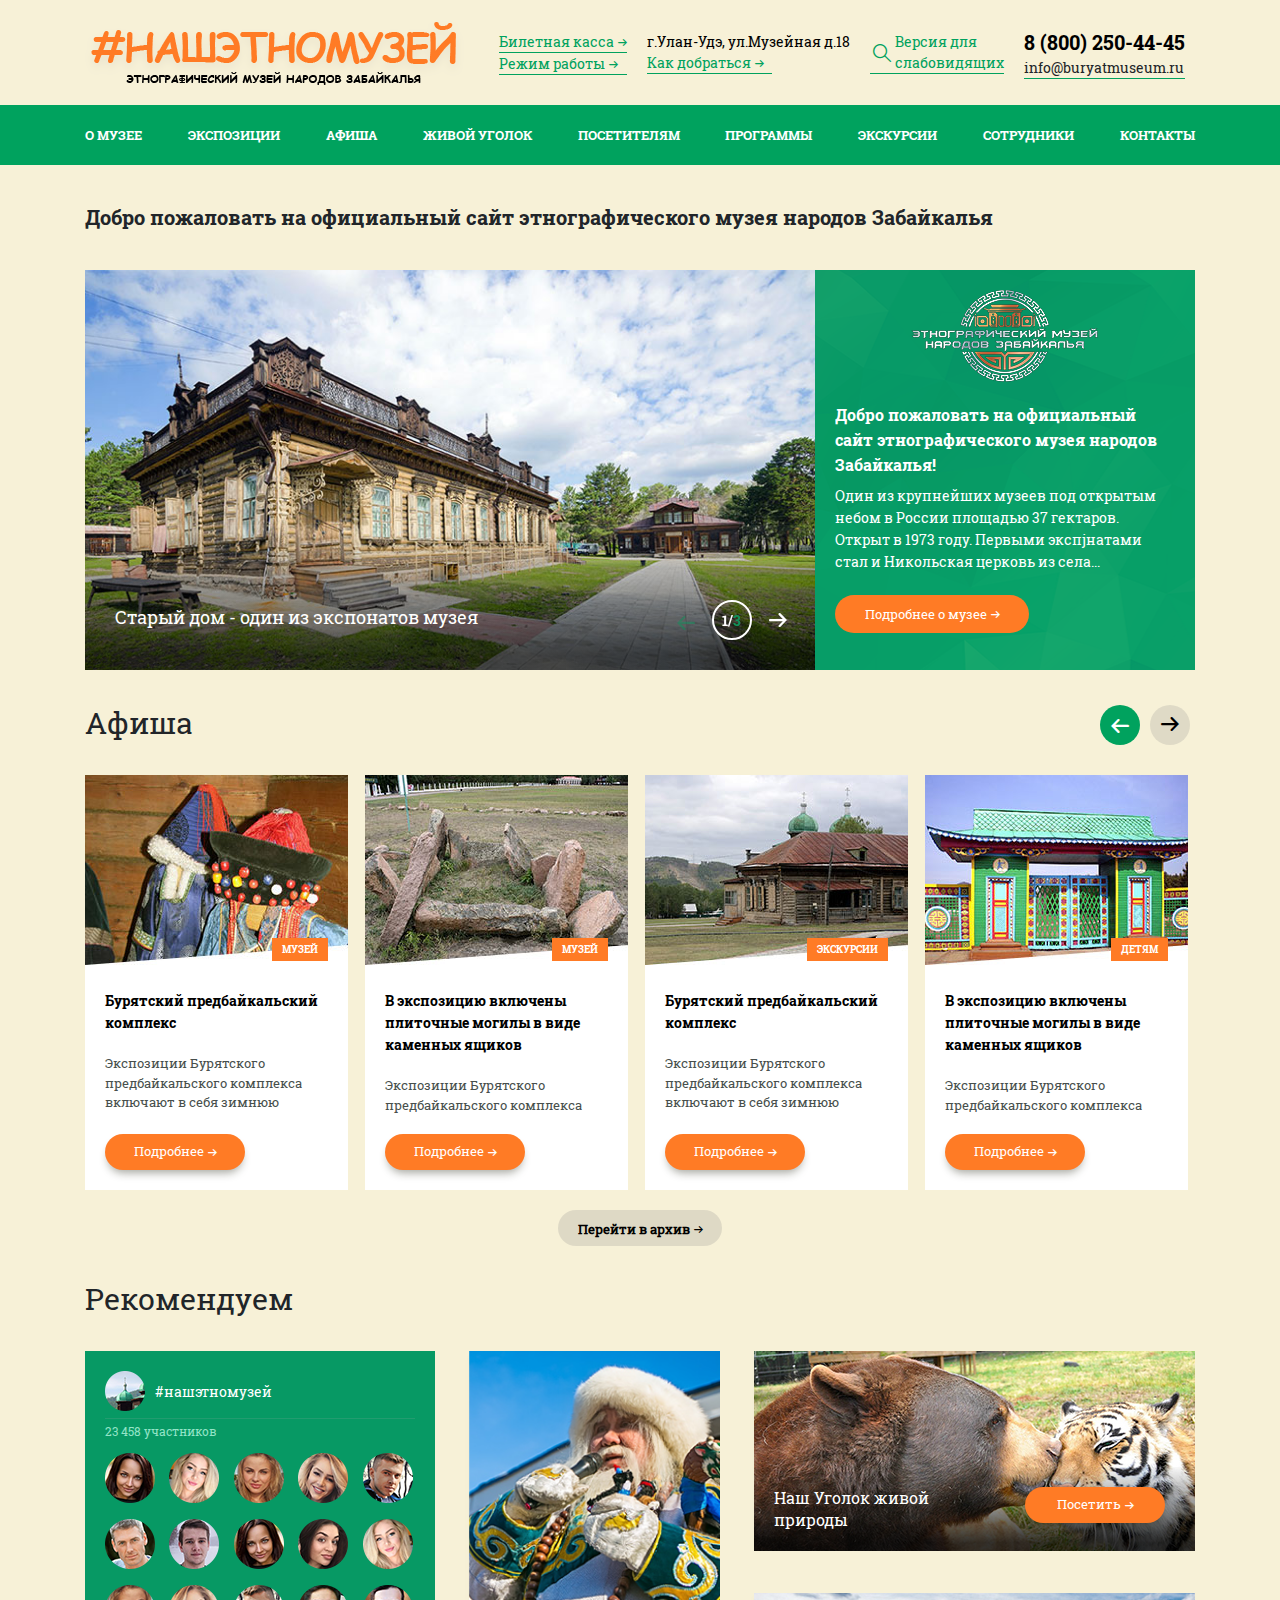
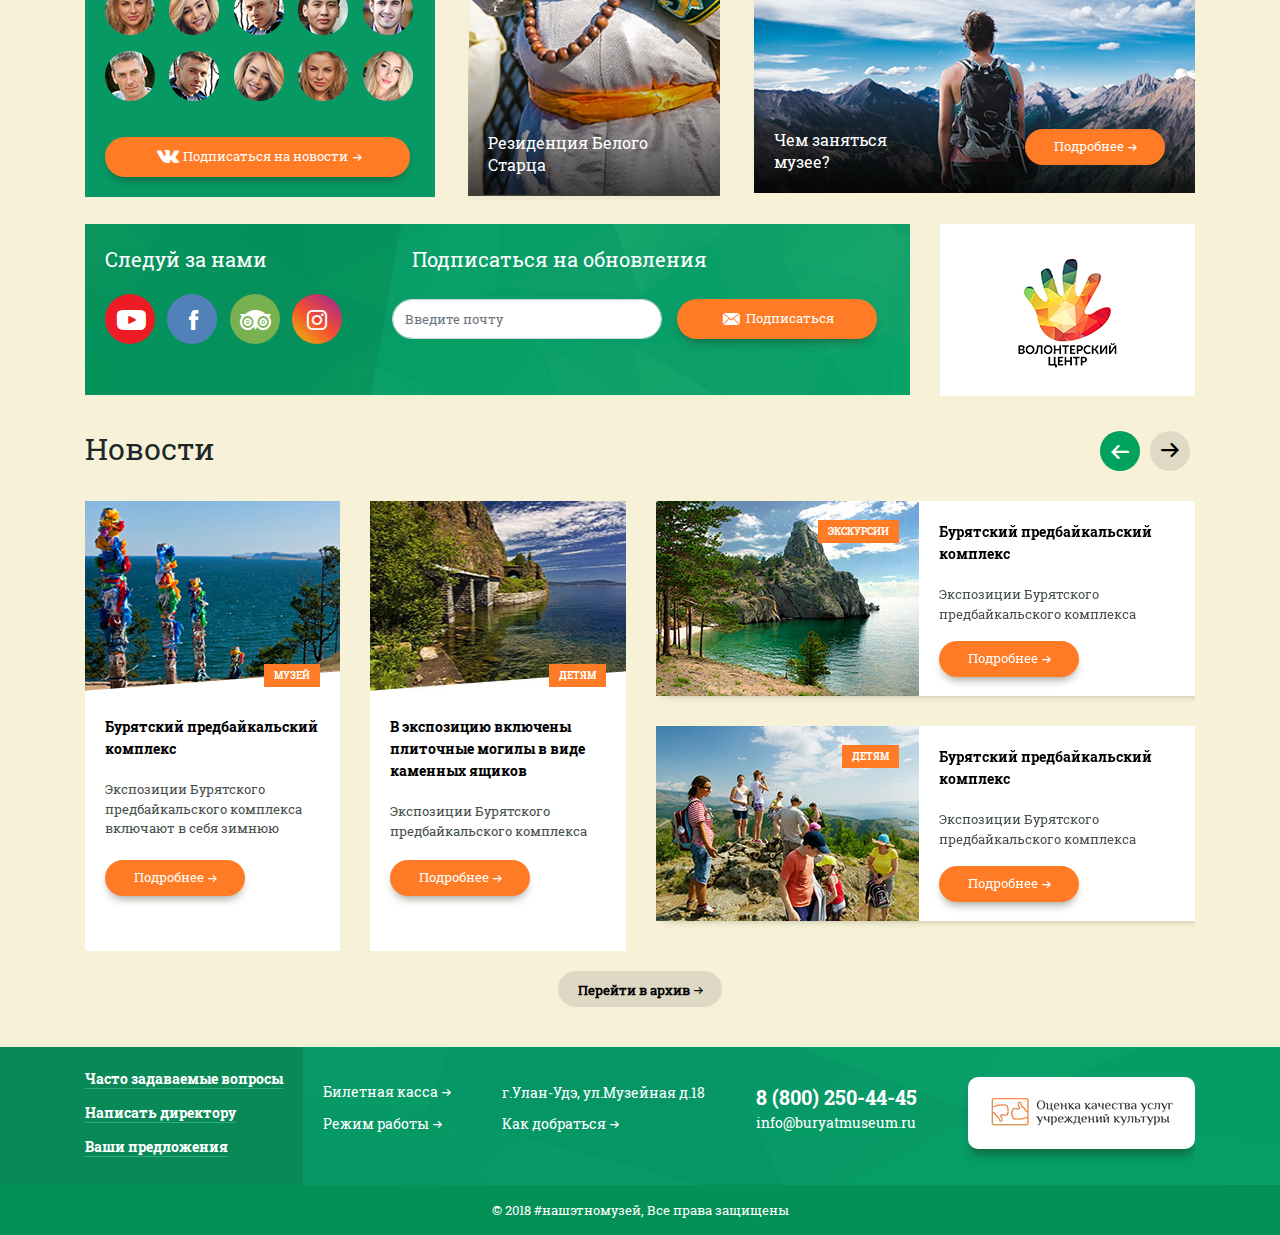
<file: museum/index.html>
﻿<!DOCTYPE html>
<html>
    <head>
        <meta http-equiv="Content-Type" content="text/html; charset=utf-8">
        <meta name="viewport" content="width=device-width, initial-scale=1">
        <title>Этномузей</title>
        <link rel="stylesheet" type="text/css" href="css/bootstrap.css" >
        <link rel="stylesheet" type="text/css" href="css/bootstrap-grid.css" >
        <link rel="stylesheet" type="text/css" href="css/bootstrap-reboot.css" >
        <link rel="stylesheet" type="text/css" href="css/owl.carousel.css" >
        <link rel="stylesheet" type="text/css" href="css/owl.theme.default.css" >
		<link rel="stylesheet" type="text/css" href="css/jquery-ui.css" >
		<link rel="stylesheet" type="text/css" href="img/fontello/css/fontello.css" >
		<link rel="stylesheet" type="text/css" href="css/style.css" >
    </head>
    <body>  
    	<div class="container">    		
	    	<header class="wrapper__header">
	    		<div class="wrapper__header-slogan">
	    			<a href="index.html"><img src="./img/slogan.png"></a>
	    		</div>
	    		<div class="wrapper__header-info">
	    			<a class="wrapper__header-text">Билетная касса<span class="icon-shape-1"></span></a>
	    			<a class="wrapper__header-text">Режим работы<span class="icon-shape-1"></span></a>    				    			
	    		</div>	
	    		<div class="wrapper__header-info">
	    			<p>г.Улан-Удэ, ул.Музейная д.18</p>
	    			<a class="wrapper__header-text" style="width: 125px;">Как добраться<span class="icon-shape-1"></span></a>    				    			
	    		</div>	
	    		<div class="wrapper__header-info">   			
	    			<a class="wrapper__header-text wrapper__header-text-mod"><span class="icon-forma-1"></span>Версия для<br>слабовидящих</a>    				    			
	    		</div>	
	    		<div class="wrapper__header-info wrapper__header-link">   			
	    			<a href="tel:+78002504445" class="wrapper__header-tel d-sm-none d-md-block">8 (800) 250-44-45</a>
	    			<a href="tel:+78002504445" class="wrapper__header-tel d-none d-sm-block d-md-none"><img src="./img/icon/tel.png"></a>    				    			
	    			<a class="wrapper__header-mail d-sm-none d-md-block">info@buryatmuseum.ru</a>    				    			
	    			<a href="mailto:info@buryatmuseum.ru" class="wrapper__header-mail d-none d-sm-block d-md-none"><img src="./img/icon/mail.png"></a>    				   
	    		</div>	    		
	    	</header>
	    </div>	
	    	<nav class="menu">
	    		<div class="menuBurger">	    			
	    			<img src="./img/icon/burger.png">
	    		</div>
		    	<div class="container">					    
			    		<ul class="menu__ul">
			    			<li>
			    				<a href="#" class="menu__ul-href">О музее</a>
			    			</li>
			    			<li>
			    				<a href="animal.html" class="menu__ul-href">Экспозиции</a>
			    			</li>
			    			<li>
			    				<a href="poster.html" class="menu__ul-href">Афиша</a>
			    			</li>
			    			<li>
			    				<a href="catalog.html" class="menu__ul-href">Живой уголок</a>
			    			</li>
			    			<li>
			    				<a href="#" class="menu__ul-href">Посетителям</a>
			    			</li>
			    			<li>
			    				<a href="program.html" class="menu__ul-href">Программы</a>
			    			</li>
			    			<li>
			    				<a href="#" class="menu__ul-href">Экскурсии</a>
			    			</li>
			    			<li>
			    				<a href="workers.html" class="menu__ul-href">Сотрудники</a>
			    			</li>
			    			<li>
			    				<a href="#" class="menu__ul-href">Контакты</a>
			    			</li>
			    		</ul>			    	
		    	</div>	
	    	</nav>	    	
	    <div class="container">				    	
			<h2>Добро пожаловать на официальный сайт этнографического музея народов Забайкалья</h2>	
			<div class="promo-wrapper">
				<div class="carousel">
					<div class="carousel-counter">
						<span class="normal"></span>
						<span class="active"></span>
					</div>									
					 <div class="owl-carousel owl-theme owl-car1"> 						 			
						<div class="item" style="background-image: url(./img/slaid.jpg);">
							<p class="carousel__textphoto">Старый дом - один из экспонатов музея</p>							
						</div>							
						<div class="item" style="background-image: url(./img/slaid.jpg);">
							<p class="carousel__textphoto">Старый дом - один из экспонатов музея</p>							
						</div>							
						<div class="item" style="background-image: url(./img/slaid.jpg);">
							<p class="carousel__textphoto">Старый дом - один из экспонатов музея</p>							
						</div>					
				 	</div>
				</div>				
				<div class="about">					
		 			<div class="about__scrollbanner">
		                <img src="./img/logo.png" alt="">  
			 		</div>			 		
			 		<div class="about__text">
			 			<h5 class="about__text-title">Добро пожаловать на официальный сайт этнографического музея народов Забайкалья!</h5>
		 				<p class="about__text-p">Один из крупнейших музеев под открытым небом в России площадью 37 гектаров. Открыт в 1973 году. Первыми экспjнатами стал и Никольская церковь из села...</p> 	
			 		</div>			 		
			 		<a class="about__button" href="#">Подробнее о музее <span class="icon-shape-1"></span></a>			 		
				</div>	
			</div>    														
			<div class="wrapper">	 		
	 			<div class="wrapper__title">
						<h2>Афиша</h2>						
				</div>	
	 			<div class="owl-carousel owl-theme owl-car2">
				    <div class="wrapper__scrollbanner">
				    	<a href="#">
				    		<div class="wrapper__scrollbanner-img" style="background-image: url(./img/img1.jpg);">
				    			<div class="wrapper__scrollbanner-href">музей</div> 
				    		</div>
					    </a>				    	
				    	<div class="wrapper__scrollbanner-text">					    	
					    	<h4><a class="wrapper__scrollbanner-text-href" href="#">Бурятский предбайкальский комплекс</a></h4>					 		
					 		<p class="p-text"><a class="wrapper__scrollbanner-text-href" href="#">Экспозиции Бурятского предбайкальского комплекса включают в себя зимнюю усадьбу богатого бурята, состоящую из</a></p>
				 		</div>
				 		<button>
					 		<a href="#">Подробнее <span class="icon-shape-1"></span></a>
					 	</button>
					</div>
					<div class="wrapper__scrollbanner">
					 	<a href="#">
				    		<div class="wrapper__scrollbanner-img" style="background-image: url(./img/img2.jpg);">
				    			<div class="wrapper__scrollbanner-href">музей</div> 
				    		</div>
					    </a>
				    	<div class="wrapper__scrollbanner-text">					    	
					    	<h4><a class="wrapper__scrollbanner-text-href" href="#">В экспозицию включены плиточные могилы в виде каменных ящиков</a></h4>				 	
					 		<p class="p-text"><a class="wrapper__scrollbanner-text-href" href="#">Экспозиции Бурятского предбайкальского комплекса включают в себя зимнюю усадьбу богатого бурята, состоящую из...</a></p>
				 		</div>
				 		<button>
					 		<a href="#">Подробнее <span class="icon-shape-1"></span></a>
					 	</button>
					</div>
					 <div class="wrapper__scrollbanner">
					 	<a href="#">
				    		<div class="wrapper__scrollbanner-img" style="background-image: url(./img/img3.jpg);">
				    			<div class="wrapper__scrollbanner-href">экскурсии</div> 
				    		</div>
					    </a>
				    	<div class="wrapper__scrollbanner-text">					    	
					    	<h4><a class="wrapper__scrollbanner-text-href" href="#">Бурятский предбайкальский комплекс</a></h4>					 		
					 		<p class="p-text"><a class="wrapper__scrollbanner-text-href" href="#">Экспозиции Бурятского предбайкальского комплекса включают в себя зимнюю усадьбу богатого бурята, состоящую из</a></p>
				 		</div>
				 		<button>
				 			<a href="#">Подробнее <span class="icon-shape-1"></span></a>
				 		</button>
					</div>
					<div class="wrapper__scrollbanner">
					 	<a href="#">
				    		<div class="wrapper__scrollbanner-img" style="background-image: url(./img/img4.jpg);">
				    			<div class="wrapper__scrollbanner-href">детям</div> 
				    		</div>
					    </a>
				    	<div class="wrapper__scrollbanner-text">					    	
					    	<h4><a class="wrapper__scrollbanner-text-href" href="#">В экспозицию включены плиточные могилы в виде каменных ящиков</a></h4>				 	
					 		<p class="p-text"><a class="wrapper__scrollbanner-text-href" href="#">Экспозиции Бурятского предбайкальского комплекса включают в себя зимнюю усадьбу богатого бурята, состоящую из...</a></p>
				 		</div>
				 		<button>
				 			<a href="#">Подробнее <span class="icon-shape-1"></span></a>
				 		</button>
					</div>
					<div class="wrapper__scrollbanner">
				    	<a href="#">
				    		<div class="wrapper__scrollbanner-img" style="background-image: url(./img/img1.jpg);">
				    			<div class="wrapper__scrollbanner-href">музей</div> 
				    		</div>
					    </a>				    	
				    	<div class="wrapper__scrollbanner-text">					    	
					    	<h4><a class="wrapper__scrollbanner-text-href" href="#">Бурятский предбайкальский комплекс</a></h4>					 		
					 		<p class="p-text"><a class="wrapper__scrollbanner-text-href" href="#">Экспозиции Бурятского предбайкальского комплекса включают в себя зимнюю усадьбу богатого бурята, состоящую из</a></p>
				 		</div>
				 		<button>
					 		<a href="#">Подробнее <span class="icon-shape-1"></span></a>
					 	</button>
					</div>
					<div class="wrapper__scrollbanner">
					 	<a href="#">
				    		<div class="wrapper__scrollbanner-img" style="background-image: url(./img/img2.jpg);">
				    			<div class="wrapper__scrollbanner-href">музей</div> 
				    		</div>
					    </a>
				    	<div class="wrapper__scrollbanner-text">					    	
					    	<h4><a class="wrapper__scrollbanner-text-href" href="#">В экспозицию включены плиточные могилы в виде каменных ящиков</a></h4>				 	
					 		<p class="p-text"><a class="wrapper__scrollbanner-text-href" href="#">Экспозиции Бурятского предбайкальского комплекса включают в себя зимнюю усадьбу богатого бурята, состоящую из...</a></p>
				 		</div>
				 		<button>
					 		<a href="#">Подробнее <span class="icon-shape-1"></span></a>
					 	</button>
					</div>
					 <div class="wrapper__scrollbanner">
					 	<a href="#">
				    		<div class="wrapper__scrollbanner-img" style="background-image: url(./img/img3.jpg);">
				    			<div class="wrapper__scrollbanner-href">экскурсии</div> 
				    		</div>
					    </a>
				    	<div class="wrapper__scrollbanner-text">					    	
					    	<h4><a class="wrapper__scrollbanner-text-href" href="#">Бурятский предбайкальский комплекс</a></h4>					 		
					 		<p class="p-text"><a class="wrapper__scrollbanner-text-href" href="#">Экспозиции Бурятского предбайкальского комплекса включают в себя зимнюю усадьбу богатого бурята, состоящую из</a></p>
				 		</div>
				 		<button>
				 			<a href="#">Подробнее <span class="icon-shape-1"></span></a>
				 		</button>
					</div>
					<div class="wrapper__scrollbanner">
					 	<a href="#">
				    		<div class="wrapper__scrollbanner-img" style="background-image: url(./img/img4.jpg);">
				    			<div class="wrapper__scrollbanner-href">детям</div> 
				    		</div>
					    </a>
				    	<div class="wrapper__scrollbanner-text">					    	
					    	<h4><a class="wrapper__scrollbanner-text-href" href="#">В экспозицию включены плиточные могилы в виде каменных ящиков</a></h4>				 	
					 		<p class="p-text"><a class="wrapper__scrollbanner-text-href" href="#">Экспозиции Бурятского предбайкальского комплекса включают в себя зимнюю усадьбу богатого бурята, состоящую из...</a></p>
				 		</div>
				 		<button>
				 			<a href="#">Подробнее <span class="icon-shape-1"></span></a>
				 		</button>
					</div>		 		 					    				
				</div>	
				<div class="wrapper__button-m"><button class="wrapper__button">Перейти в архив <span class="icon-shape-1"></span></button></div>
			</div>
			<div class="promo">	
				<div class="wrapper__title">
						<h2>Рекомендуем</h2>						
				</div>
				<div class="row">
					<div class="col-lg-4 col-md-12 col-sm-12 col-xs-12">
						<div class="promo__socseti">							
							<div class="promo__socseti-item">
								<img src="./img/icon/ava.png">
								<p class="promo__socseti-item-text"><a href="#">#нашэтномузей</a></p>
							</div>	
							<hr>										
							<span> 23 458 участников</span>							
							<ul>
								<li><a href="#"><img src="./img/icon/vk6.png"></a></li>
								<li><a href="#"><img src="./img/icon/vk5.png"></a></li>
								<li><a href="#"><img src="./img/icon/vk4.png"></a></li>
								<li><a href="#"><img src="./img/icon/vk3.png"></a></li>
								<li><a href="#"><img src="./img/icon/vk2.png"></a></li>
								<li><a href="#"><img src="./img/icon/vk1.png"></a></li>
								<li><a href="#"><img src="./img/icon/vk7.png"></a></li>
								<li><a href="#"><img src="./img/icon/vk8.png"></a></li>
								<li><a href="#"><img src="./img/icon/vk9.png"></a></li>
								<li><a href="#"><img src="./img/icon/vk10.png"></a></li>
								<li><a href="#"><img src="./img/icon/vk11.png"></a></li>
								<li><a href="#"><img src="./img/icon/vk12.png"></a></li>
								<li><a href="#"><img src="./img/icon/vk13.png"></a></li>
								<li><a href="#"><img src="./img/icon/vk14.png"></a></li>
								<li><a href="#"><img src="./img/icon/vk15.png"></a></li>
								<li><a href="#"><img src="./img/icon/vk1.png"></a></li>
								<li><a href="#"><img src="./img/icon/vk2.png"></a></li>
								<li><a href="#"><img src="./img/icon/vk3.png"></a></li>
								<li><a href="#"><img src="./img/icon/vk4.png"></a></li>
								<li><a href="#"><img src="./img/icon/vk5.png"></a></li>
							</ul>						
							<button class="promo__socseti-button">
								<a href="#">
									<span class="icon-vk"></span> Подписаться на новости
									<span class="icon-shape-1"></span>
								</a>
							</button>							
						</div>
					</div>
					<div class="col-lg-3 col-md-6 col-sm-6 col-xs-12">
						<div class="promo__wrapper promo__wrapper-mod">
							<p class="promo__wrapper-text-p">Резиденция Белого <br> Старца</p>													
						</div>					
					</div>
					<div class="col-lg-5 col-md-6 col-sm-6 col-xs-12">
						<div class="promo__wrapper promo__wrapper__animal">
							<p class="promo__wrapper__animal-p">Наш Уголок живой <br> природы</p>
							<button>
					 			<a href="#">Посетить <span class="icon-shape-1"></span></a>
					 		</button>
						</div>		
						<div class="promo__wrapper promo__wrapper__museum">
							<p class="promo__wrapper__animal-p">Чем заняться <br> музее?</p>
							<button>
					 			<a href="#">Подробнее <span class="icon-shape-1"></span></a>
					 		</button>
						</div>		
					</div>
				</div>
			</div>	
			<div class="info">
				<div class="row">
					<div class="col-lg-9 col-md-9">					
						<div class="info__socseti">
							<div class="row">
							<div class="col-md-auto">
							<div class="info__socseti-icons">
									<p>Следуй за нами</p>							
									<ul>
										<li><a class="icons icon-1" href="#"><span class="icon-youtub"></span></a></li>
										<li><a class="icons icon-2" href="#"><span class="icon-facebook"></span></a></li>
										<li><a class="icons icon-3" href="#"><span class="icon-iconseti"></span></a></li>
										<li><a class="icons icon-4" href="#"><span class="icon-insta"></span></a></li>
									</ul>
							</div>	
							</div>
							<div class="col-md-auto">
							<div class="info__socseti-form">
								<p>Подписаться на обновления</p>
								<form>
									<div class="form-group info__form">						    
									    <input type="email" class="form-control info__form-input" id="exampleInputEmail1" aria-describedby="emailHelp" placeholder="Введите почту">					    
								  	</div>					  	
								  <button class="info__socseti-button"><a href="#"><span class="icon-mail"></span> Подписаться</a></button>
								</form>
							</div>	
							</div>	
							</div>					
						</div>	
					</div>
					<div class="col-lg-3 col-md-3">
						<div class="info__wrapper">
							<img src="./img/hand.png">
						</div>
					</div>		
				</div>			
			</div>
			<div class="wrapper">	 		
	 			<div class="wrapper__title">
						<h2>Новости</h2>						
				</div>	
	 			<div class="owl-carousel owl-theme owl-car3">
	 				<div class="owl-car3__item">	 				
					    <div class="wrapper__scrollbanner">
					    	<a href="#">
					    		<div class="wrapper__scrollbanner-img" style="background-image: url(./img/lake.jpg);">
					    			<div class="wrapper__scrollbanner-href">музей</div> 
					    		</div>
					    	</a>
					    	<div class="wrapper__scrollbanner-text">					    	
					    		<h4><a class="wrapper__scrollbanner-text-href" href="#">Бурятский предбайкальский комплекс</a></h4>					 		
					 			<p class="p-text"><a class="wrapper__scrollbanner-text-href" href="#">Экспозиции Бурятского предбайкальского комплекса включают в себя зимнюю усадьбу богатого бурята, состоящую из</a></p>
				 			</div>
					 		<button>
					 			<a href="#">Подробнее <span class="icon-shape-1"></span></a>
					 		</button>
						</div>
						<div class="wrapper__scrollbanner d-none d-sm-block">
						 	<a href="#">
					    		<div class="wrapper__scrollbanner-img" style="background-image: url(./img/lake2.jpg);">
					    			<div class="wrapper__scrollbanner-href">детям</div> 
					    		</div>
					    	</a>
					    	<div class="wrapper__scrollbanner-text">					    	
					    		<h4><a class="wrapper__scrollbanner-text-href" href="#">В экспозицию включены плиточные могилы в виде каменных ящиков</a></h4>				
					 			<p class="p-text"><a class="wrapper__scrollbanner-text-href" href="#">Экспозиции Бурятского предбайкальского комплекса включают в себя зимнюю усадьбу богатого бурята, состоящую из...</a></p>
				 			</div>
					 		<button>
					 			<a href="#">Подробнее <span class="icon-shape-1"></span></a>
					 		</button>
						</div>
						 <div class="wrapper__scroll">
						 	<div class="wrapper__scrollbanner-mod d-none d-md-block d-xl-flex">					 		
					    		<a href="#">
						    		<div class="wrapper__scrollbanner-img" style="background-image: url(./img/lake3.jpg);">
						    			<div class="wrapper__scrollbanner-href">Экскурсии</div> 
						    		</div>
					    		</a>				    
						    	<div class="wrapper__scrollbanner-text_right">
				    		    	<div class="wrapper__scrollbanner-text">					    	
					    				<h4><a class="wrapper__scrollbanner-text-href" href="#">Бурятский предбайкальский комплекс</a></h4>					 		
					 					<p class="p-text"><a class="wrapper__scrollbanner-text-href" href="#">Экспозиции Бурятского предбайкальского комплекса включают в себя зимнюю усадьбу богатого бурята, состоящую из</a></p>
				 					</div>
				    		 		<button>
				    		 			<a href="#">Подробнее <span class="icon-shape-1"></span></a>
				    		 		</button>
						    	</div>						    	
					 		</div>	
					 		<div class="wrapper__scrollbanner-mod d-none d-xl-flex">									
					    		<a href="#">
						    		<div class="wrapper__scrollbanner-img" style="background-image: url(./img/lake4.jpg);">
						    			<div class="wrapper__scrollbanner-href">детям</div> 
						    		</div>
					    		</a>
					    		<div class="wrapper__scrollbanner-text_right">
				    		    	<div class="wrapper__scrollbanner-text">					    	
					    				<h4><a class="wrapper__scrollbanner-text-href" href="#">Бурятский предбайкальский комплекс</a></h4>					 		
					 					<p class="p-text"><a class="wrapper__scrollbanner-text-href" href="#">Экспозиции Бурятского предбайкальского комплекса включают в себя зимнюю усадьбу богатого бурята, состоящую из</a></p>
				 					</div>
				    		 		<button>
				    		 			<a href="#">Подробнее <span class="icon-shape-1"></span></a>
				    		 		</button>
						    	</div>
					 		</div>
						</div>					
	 				</div>	
	 				<div class="owl-car3__item">	 				
					    <div class="wrapper__scrollbanner">
					    	<a href="#">
					    		<div class="wrapper__scrollbanner-img" style="background-image: url(./img/lake.jpg);">
					    			<div class="wrapper__scrollbanner-href">музей</div> 
					    		</div>
					    	</a>
					    	<div class="wrapper__scrollbanner-text">					    	
					    		<h4><a class="wrapper__scrollbanner-text-href" href="#">Бурятский предбайкальский комплекс</a></h4>					 		
					 			<p class="p-text"><a class="wrapper__scrollbanner-text-href" href="#">Экспозиции Бурятского предбайкальского комплекса включают в себя зимнюю усадьбу богатого бурята, состоящую из</a></p>
				 			</div>
					 		<button>
					 			<a href="#">Подробнее <span class="icon-shape-1"></span></a>
					 		</button>
						</div>
						<div class="wrapper__scrollbanner d-none d-sm-block">
						 	<a href="#">
					    		<div class="wrapper__scrollbanner-img" style="background-image: url(./img/lake2.jpg);">
					    			<div class="wrapper__scrollbanner-href">детям</div> 
					    		</div>
					    	</a>
					    	<div class="wrapper__scrollbanner-text">					    	
					    		<h4><a class="wrapper__scrollbanner-text-href" href="#">В экспозицию включены плиточные могилы в виде каменных ящиков</a></h4>				
					 			<p class="p-text"><a class="wrapper__scrollbanner-text-href" href="#">Экспозиции Бурятского предбайкальского комплекса включают в себя зимнюю усадьбу богатого бурята, состоящую из...</a></p>
				 			</div>
					 		<button>
					 			<a href="#">Подробнее <span class="icon-shape-1"></span></a>
					 		</button>
						</div>
						 <div class="wrapper__scroll">
						 	<div class="wrapper__scrollbanner-mod d-none d-md-block d-xl-flex">					 		
					    		<a href="#">
						    		<div class="wrapper__scrollbanner-img" style="background-image: url(./img/lake3.jpg);">
						    			<div class="wrapper__scrollbanner-href">Экскурсии</div> 
						    		</div>
					    		</a>				    
						    	<div class="wrapper__scrollbanner-text_right">
				    		    	<div class="wrapper__scrollbanner-text">					    	
					    				<h4><a class="wrapper__scrollbanner-text-href" href="#">Бурятский предбайкальский комплекс</a></h4>					 		
					 					<p class="p-text"><a class="wrapper__scrollbanner-text-href" href="#">Экспозиции Бурятского предбайкальского комплекса включают в себя зимнюю усадьбу богатого бурята, состоящую из</a></p>
				 					</div>
				    		 		<button>
				    		 			<a href="#">Подробнее <span class="icon-shape-1"></span></a>
				    		 		</button>
						    	</div>						    	
					 		</div>	
					 		<div class="wrapper__scrollbanner-mod d-none d-xl-flex">									
					    		<a href="#">
						    		<div class="wrapper__scrollbanner-img" style="background-image: url(./img/lake4.jpg);">
						    			<div class="wrapper__scrollbanner-href">детям</div> 
						    		</div>
					    		</a>
					    		<div class="wrapper__scrollbanner-text_right">
				    		    	<div class="wrapper__scrollbanner-text">					    	
					    				<h4><a class="wrapper__scrollbanner-text-href" href="#">Бурятский предбайкальский комплекс</a></h4>					 		
					 					<p class="p-text"><a class="wrapper__scrollbanner-text-href" href="#">Экспозиции Бурятского предбайкальского комплекса включают в себя зимнюю усадьбу богатого бурята, состоящую из</a></p>
				 					</div>
				    		 		<button>
				    		 			<a href="#">Подробнее <span class="icon-shape-1"></span></a>
				    		 		</button>
						    	</div>
					 		</div>
						</div>					
	 				</div>		 				
				</div>	
				<div class="wrapper__button-m"><button class="wrapper__button">Перейти в архив <span class="icon-shape-1"></span></button></div>
			</div>						
		</div>
		<footer class="wrapper__footer">
			<div class="container">
				<div class="wrapper__footer-faq">
					<ul class="wrapper__footer-ul">
						<li class="wrapper__footer-li">
							<a class="wrapper__footer-href" href="#">Часто задаваемые вопросы</a>
						</li>
						<li class="wrapper__footer-li">
							<a class="wrapper__footer-href" href="#">Написать директору</a>
						</li>
						<li class="wrapper__footer-li">
							<a class="wrapper__footer-href" href="#">Ваши предложения</a>
						</li>
					</ul>
				</div>	
			 	<div class="wrapper__footer-mod">					
					<div class="wrapper__header-info">
		    			<a class="wrapper__header-text wrapper__footer-text">Билетная касса<span class="icon-shape-1"></span></a>
		    			<a class="wrapper__header-text wrapper__footer-text">Режим работы<span class="icon-shape-1"></span></a>    				    			
		    		</div>	
		    		<div class="wrapper__header-info">
		    			<p class="wrapper__header-text wrapper__footer-text" style="border-bottom: none;">г.Улан-Удэ, ул.Музейная д.18</p>
		    			<a class="wrapper__header-text wrapper__footer-text" style="width: 125px;">Как добраться<span class="icon-shape-1"></span></a>    				    			
		    		</div>		    		
		    		<div class="wrapper__header-info wrapper__header-link">   			
		    			<a href="tel:+78002504445" class="wrapper__header-tel">8 (800) 250-44-45</a>    				    			
		    			<a class="wrapper__header-mail">info@buryatmuseum.ru</a>    				    			
		    		</div>	    
		    		<div class="wrapper__footer-mod-img">
		    			<a href="#"><img src="./img/ocenka.png"></a>
		    		</div>
	    		</div>	    		
			</div>
			<div class="wrapper__footer-end">
	    			© 2018 #нашэтномузей, Все права защищены
	    	</div>										
		</footer>
		<script src="./js/jquery-3.1.1.min.js"></script>	
		<script src="./js/bootstrap.js"></script>		
		<script src="./js/owl.carousel.js"></script>
		<script src="./js/jquery-ui.js"></script>
		<script src="./js/js.js"></script>	
    </body>
</html>
</file>
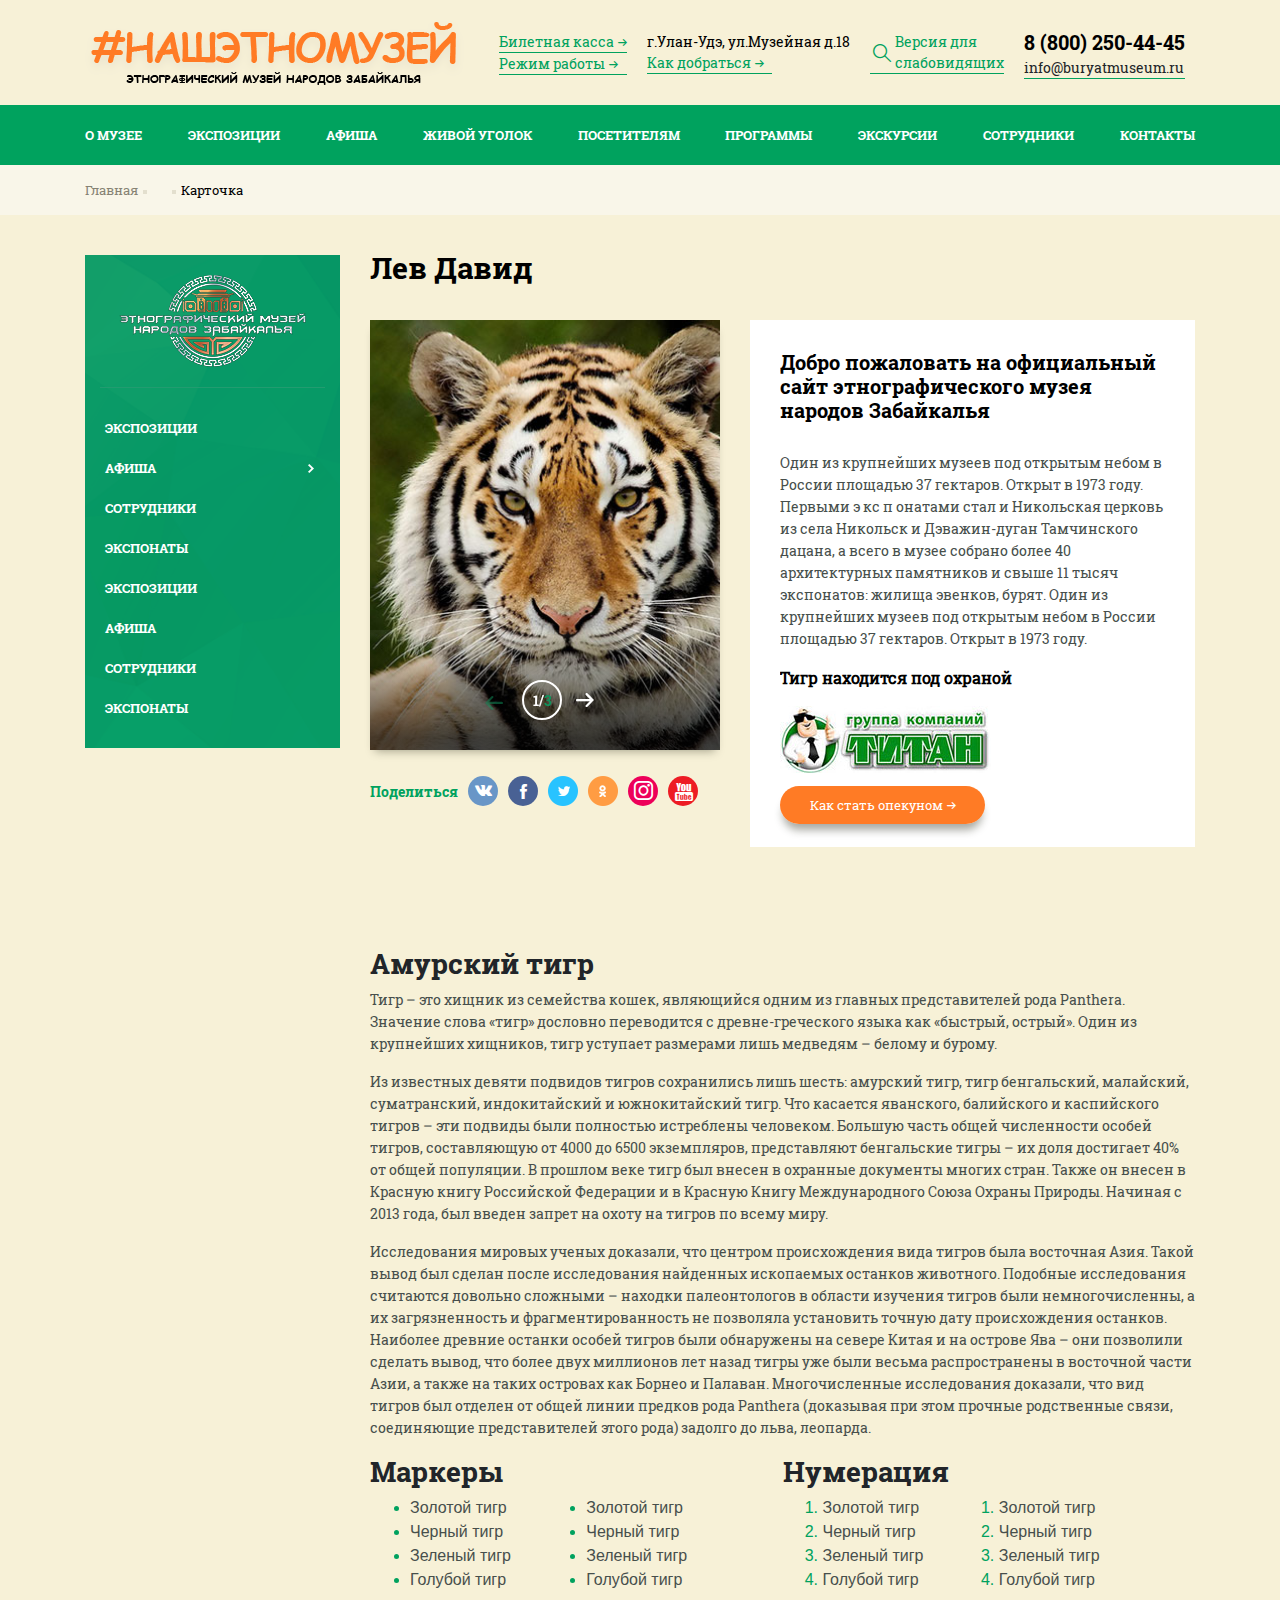
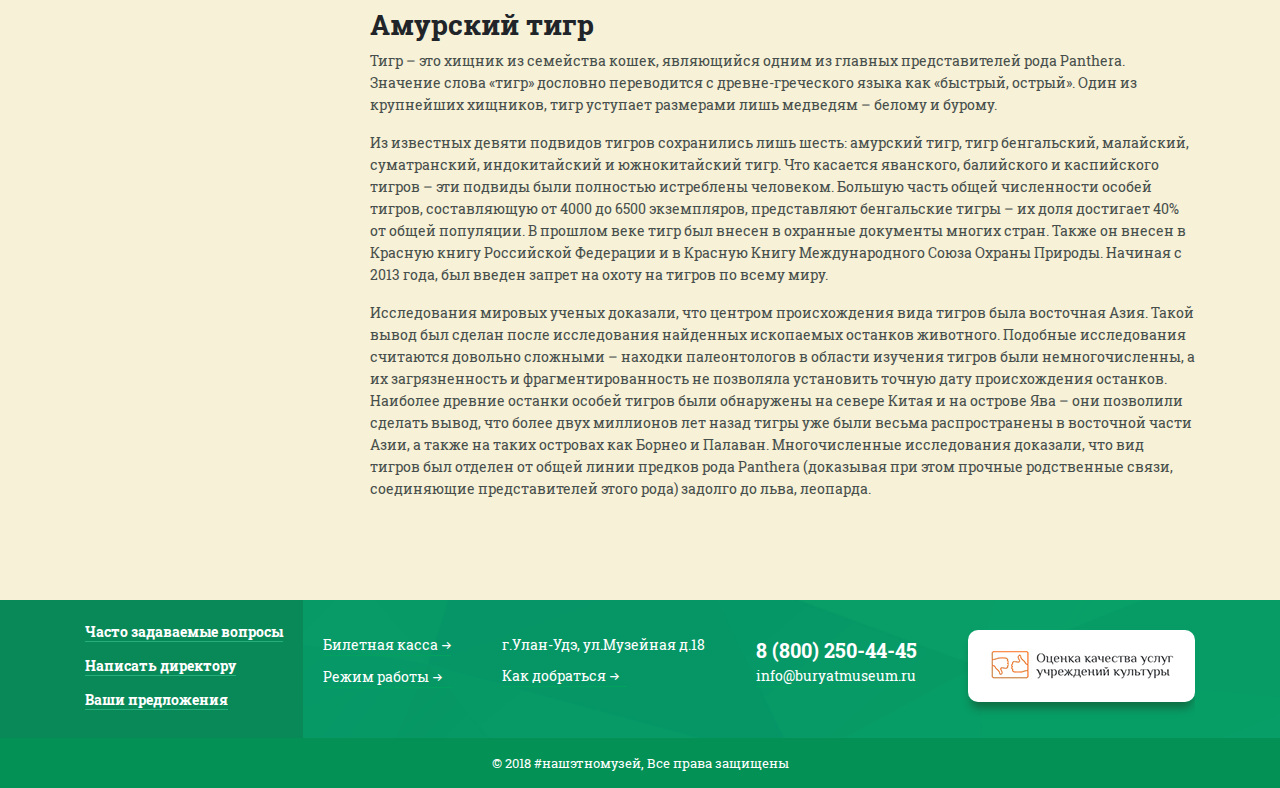
<file: museum/animal.html>
﻿<!DOCTYPE html>
<html>
    <head>
        <meta http-equiv="Content-Type" content="text/html; charset=utf-8">
        <meta name="viewport" content="width=device-width, initial-scale=1">
       	<title>Этномузей</title>
        <link rel="stylesheet" type="text/css" href="css/bootstrap.css" >
        <link rel="stylesheet" type="text/css" href="css/bootstrap-grid.css" >
        <link rel="stylesheet" type="text/css" href="css/bootstrap-reboot.css" >
        <link rel="stylesheet" type="text/css" href="css/owl.carousel.css" >
        <link rel="stylesheet" type="text/css" href="css/owl.theme.default.css" >
		<link rel="stylesheet" type="text/css" href="css/jquery-ui.css" >
		<link rel="stylesheet" type="text/css" href="img/fontello/css/fontello.css" >
		<link rel="stylesheet" type="text/css" href="css/style.css" >
    </head>
    <body>  
    	<div class="container">    		
	    	<header class="wrapper__header">
	    		<div class="wrapper__header-slogan">
	    			<a href="index.html"><img src="./img/slogan.png"></a>
	    		</div>
	    		<div class="wrapper__header-info">
	    			<a class="wrapper__header-text">Билетная касса<span class="icon-shape-1"></span></a>
	    			<a class="wrapper__header-text">Режим работы<span class="icon-shape-1"></span></a>    				    			
	    		</div>	
	    		<div class="wrapper__header-info">
	    			<p>г.Улан-Удэ, ул.Музейная д.18</p>
	    			<a class="wrapper__header-text" style="width: 125px;">Как добраться<span class="icon-shape-1"></span></a>    				    			
	    		</div>	
	    		<div class="wrapper__header-info">   			
	    			<a class="wrapper__header-text wrapper__header-text-mod"><span class="icon-forma-1"></span>Версия для<br>слабовидящих</a>    				    			
	    		</div>	
	    		<div class="wrapper__header-info wrapper__header-link">   			
	    			<a href="tel:+78002504445" class="wrapper__header-tel d-sm-none d-md-block">8 (800) 250-44-45</a>
	    			<a href="tel:+78002504445" class="wrapper__header-tel d-none d-sm-block d-md-none"><img src="./img/icon/tel.png"></a>    				    			
	    			<a class="wrapper__header-mail d-sm-none d-md-block">info@buryatmuseum.ru</a>    				    			
	    			<a href="mailto:info@buryatmuseum.ru" class="wrapper__header-mail d-none d-sm-block d-md-none"><img src="./img/icon/mail.png"></a>    				   
	    		</div>	    		
	    	</header>
	    </div>	
	    	<nav class="menu">
	    		<div class="menuBurger">	    			
	    			<img src="./img/icon/burger.png">
	    		</div>
		    	<div class="container">	
				<ul class="menu__ul">
					<li>
						<a href="#" class="menu__ul-href">О музее</a>
					</li>
					<li>
						<a href="animal.html" class="menu__ul-href">Экспозиции</a>
					</li>
					<li>
						<a href="poster.html" class="menu__ul-href">Афиша</a>
					</li>
					<li>
						<a href="catalog.html" class="menu__ul-href">Живой уголок</a>
					</li>
					<li>
						<a href="#" class="menu__ul-href">Посетителям</a>
					</li>
					<li>
						<a href="program.html" class="menu__ul-href">Программы</a>
					</li>
					<li>
						<a href="#" class="menu__ul-href">Экскурсии</a>
					</li>
					<li>
						<a href="workers.html" class="menu__ul-href">Сотрудники</a>
					</li>
					<li>
						<a href="#" class="menu__ul-href">Контакты</a>
					</li>
				</ul>	
		    	</div>	
	    	</nav>
	    <div class="menu__page">				    	
	    	<div class="container">
	    		<ul class="menu__page-ul">
	    			<li class="menu__page-li">
	    				<a class="menu__page-href" href="#">Главная<span class="icon-square"></span></a>
	    			</li>
	    			<li>
	    				<a class="menu__page-href menu__page-href-mod" href="#"><span class="icon-square"></span>Карточка</a>
	    			</li>
	    		</ul>
	    	</div>
	    </div>	
		<div class="container">
			<div class="row">
				<div class="col-lg-3 col-md-12 col-sm-12 col-xs-12">
					<div class="sidebar">
						<div class="sidebar__logo">
		               		<img src="./img/logo.png" alt="">  
			 			</div>
			 			<hr>
			 			<div class="sidebar__menu">
			 				<ul class="menu__lv1">
			 					<li class="sidebar__menu-li">
			 						<a class="sidebar__menu-href" href="#">Экспозиции</a>
			 					</li>
			 					<li class="sidebar__menu-li">			 						
			 						<a class="sidebar__menu-href" href="#">Афиша<span class="icon-shape-2"></span></a>			 									 						
			 						<ul class="sidebar__submenu menu__lv2">
			 							<li>
			 								<a class="sidebar__menu-href sidebar__submenu-href"  href="#">Афиша</a>
			 							</li>
			 							<li>
			 								<a class="sidebar__menu-href sidebar__submenu-href" href="#">Еще пункт меню<span class="icon-shape-2"></span></a>
			 								<ul class="sidebar__submenu-mod menu__lv3">
					 							<li>
					 								<a class="sidebar__menu-href sidebar__submenu-href"  href="#">Афиша</a>
					 							</li>
					 							<li>
					 								<a class="sidebar__menu-href sidebar__submenu-href" href="#">Еще пункт меню</a>
					 							</li>
					 						</ul>	
			 							</li>
			 						</ul>	
			 					</li>				 					
			 					<li class="sidebar__menu-li">
			 						<a class="sidebar__menu-href" href="#">Сотрудники</a>
			 					</li>
			 					<li class="sidebar__menu-li">
			 						<a class="sidebar__menu-href" href="#">Экспонаты</a>
			 					</li>
			 					<li class="sidebar__menu-li">
			 						<a class="sidebar__menu-href" href="#">Экспозиции</a>
			 					</li>
			 					<li class="sidebar__menu-li">
			 						<a class="sidebar__menu-href" href="#">Афиша</a>
			 					</li>
			 					<li class="sidebar__menu-li">
			 						<a class="sidebar__menu-href" href="#">Сотрудники</a>
			 					</li>
			 					<li class="sidebar__menu-li">
			 						<a class="sidebar__menu-href" href="#">Экспонаты</a>
			 					</li>		
			 				</ul>
			 			</div>
					</div>
				</div>
				<div class="col-lg-9 col-md-12 col-sm-12 col-xs-12">
					<div class="wrapper__workers-title wrapper__catalog-title">
						<h2>Лев Давид</h2>
					</div>			
					<div class="promo-wrapper wrapper__animal">
						<div class="carousel">
							<div class="carousel-counter">
								<span class="normal"></span>
								<span class="active"></span>
							</div>									
							 <div class="owl-carousel owl-theme owl-car4"> 						 			
								<div class="item" style="background-image: url(./img/lion.jpg);">
									<p class="carousel__textphoto"></p>							
								</div>							
								<div class="item" style="background-image: url(./img/lion.jpg);">
									<p class="carousel__textphoto"></p>							
								</div>							
								<div class="item" style="background-image: url(./img/lion.jpg);">
									<p class="carousel__textphoto"></p>							
								</div>					
						 	</div>
						</div>
						<div class="about">				 			
					 		<div class="about__text">
					 			<h5>Добро пожаловать на официальный сайт этнографического музея народов Забайкалья</h5>
				 				<p class="about__text-p">Один из крупнейших музеев под открытым небом в России площадью 37 гектаров. Открыт в 1973 году. Первыми э кс п онатами стал и Никольская церковь из села Никольск и Дэважин-дуган Тамчинского дацана, а всего в музее собрано более 40 архитектурных памятников и свыше 11 тысяч экспонатов: жилища эвенков, бурят. Один из крупнейших музеев под открытым небом в России площадью 37 гектаров. Открыт в 1973 году.</p> 	
				 				<p class="about__text-p_mod"><b>Тигр находится под охраной</b></p>
				 				<img src="./img/titan.jpg">
					 		</div>					 		
					 		<a class="about__button" href="#">Как стать опекуном <span class="icon-shape-1"></span></a>			 							 		
						</div>
						<div class="wrapper__workers-socseti">
							<!-- <ul class="wrapper__workers-socseti__ul">
								<li class="wrapper__workers-socseti__li">
									Поделиться
								</li>
								<li class="wrapper__workers-socseti__li">
									<a href="">
										<img src="./img/icon/vklogo.png">
									</a>
								</li>
								<li class="wrapper__workers-socseti__li">
									<a href="">
										<img src="./img/icon/faceb.png">
									</a>
								</li>
								<li class="wrapper__workers-socseti__li">
									<a href="">
										<img src="./img/icon/twit.png">
									</a>
								</li>
								<li class="wrapper__workers-socseti__li">
									<a href="">
										<img src="./img/icon/odnok.png">
									</a>
								</li>
								<li class="wrapper__workers-socseti__li">
									<a href="">
										<img src="./img/icon/insta1.png">
									</a>
								</li>
								<li class="wrapper__workers-socseti__li">
									<a href="">
										<img src="./img/icon/youtb.png">
									</a>
								</li>
							</ul>					 -->	
							<ul class="wrapper__workers-socseti__ul">
								<li class="wrapper__workers-socseti__li">
									Поделиться
								</li>
								<li class="wrapper__workers-socseti__li"><a class="icons icon-1" href="#"><span class="icon-vk"></span></a></li>
								<li class="wrapper__workers-socseti__li"><a class="icons icon-2" href="#"><span class="icon-facebook"></span></a></li>
								<li class="wrapper__workers-socseti__li"><a href=""><img src="./img/icon/twit.png"></a></li>
								<li class="wrapper__workers-socseti__li"><a href=""><img src="./img/icon/odnok.png"></a></li>
								<li class="wrapper__workers-socseti__li"><a class="icons icon-5" href="#"><span class="icon-insta"></span></a></li>
								<li class="wrapper__workers-socseti__li"><a class="icons icon-6" href="#"><span class="icon-youtub2"></span></a></li>						
							</ul>		
						</div>		
					</div>   
					<div class="animal__text">
						<div>
							<h3>Амурский тигр</h3>
							<p class="animal__text-p">Тигр – это хищник из семейства кошек, являющийся одним из главных представителей рода Panthera. Значение слова «тигр» дословно переводится с древне-греческого языка как «быстрый, острый». Один из крупнейших хищников, тигр уступает размерами лишь медведям – белому и бурому.</p>
							<p class="animal__text-p">Из известных девяти подвидов тигров сохранились лишь шесть: амурский тигр, тигр бенгальский, малайский, суматранский, индокитайский и южнокитайский тигр. Что касается яванского, балийского и каспийского тигров – эти подвиды были полностью истреблены человеком. Большую часть общей численности особей тигров, составляющую от 4000 до 6500 экземпляров, представляют бенгальские тигры – их доля достигает 40% от общей популяции. В прошлом веке тигр был внесен в охранные документы многих стран.  Также он внесен в Красную книгу Российской Федерации и в Красную Книгу Международного Союза Охраны Природы. Начиная с 2013 года, был введен запрет на охоту на тигров по всему миру.</p>
							<p class="animal__text-p">Исследования мировых ученых доказали, что центром происхождения вида тигров была восточная Азия. Такой вывод был сделан после исследования найденных ископаемых останков животного. Подобные  исследования считаются довольно сложными – находки палеонтологов в области изучения тигров были немногочисленны, а их загрязненность и фрагментированность не позволяла установить точную дату происхождения останков. Наиболее древние останки особей тигров были обнаружены на севере Китая и на острове Ява – они позволили сделать вывод, что более двух миллионов лет назад тигры уже были весьма распространены в восточной части Азии, а также на таких островах как Борнео и Палаван. Многочисленные исследования доказали, что вид тигров был отделен от общей линии предков рода Panthera (доказывая при этом прочные родственные связи, соединяющие представителей этого рода) задолго до льва, леопарда.</p>
						</div>		
						<div class="text__animal">
							<div class="animal__text-mod">
								<h3>Маркеры</h3>
								<div class="text__mod">							
									<ul class="text__mod-ul">
										<li><span>Золотой тигр</span></li>
										<li><span>Черный тигр</span></li>
										<li><span>Зеленый тигр</span></li>
										<li><span>Голубой тигр</span></li>
									</ul>								
									<ul class="text__mod-ul">
										<li><span>Золотой тигр</span></li>
										<li><span>Черный тигр</span></li>
										<li><span>Зеленый тигр</span></li>
										<li><span>Голубой тигр</span></li>
									</ul>							
								</div>
							</div>						
							<div class="animal__text-mod">	
								<h3>Нумерация</h3>
								<div class="text__mod">													
									<ol class="text__mod-ol">
										<li><span>Золотой тигр</span></li>
										<li><span>Черный тигр</span></li>
										<li><span>Зеленый тигр</span></li>
										<li><span>Голубой тигр</span></li>
									</ol>								
									<ol class="text__mod-ol">
										<li><span>Золотой тигр</span></li>
										<li><span>Черный тигр</span></li>
										<li><span>Зеленый тигр</span></li>
										<li><span>Голубой тигр</span></li>
									</ol>							
								</div>
							</div>
						</div>	
						<div>
							<h3>Амурский тигр</h3>
							<p class="animal__text-p">Тигр – это хищник из семейства кошек, являющийся одним из главных представителей рода Panthera. Значение слова «тигр» дословно переводится с древне-греческого языка как «быстрый, острый». Один из крупнейших хищников, тигр уступает размерами лишь медведям – белому и бурому.</p>
							<p class="animal__text-p">Из известных девяти подвидов тигров сохранились лишь шесть: амурский тигр, тигр бенгальский, малайский, суматранский, индокитайский и южнокитайский тигр. Что касается яванского, балийского и каспийского тигров – эти подвиды были полностью истреблены человеком. Большую часть общей численности особей тигров, составляющую от 4000 до 6500 экземпляров, представляют бенгальские тигры – их доля достигает 40% от общей популяции. В прошлом веке тигр был внесен в охранные документы многих стран.  Также он внесен в Красную книгу Российской Федерации и в Красную Книгу Международного Союза Охраны Природы. Начиная с 2013 года, был введен запрет на охоту на тигров по всему миру.</p>
							<p class="animal__text-p">Исследования мировых ученых доказали, что центром происхождения вида тигров была восточная Азия. Такой вывод был сделан после исследования найденных ископаемых останков животного. Подобные  исследования считаются довольно сложными – находки палеонтологов в области изучения тигров были немногочисленны, а их загрязненность и фрагментированность не позволяла установить точную дату происхождения останков. Наиболее древние останки особей тигров были обнаружены на севере Китая и на острове Ява – они позволили сделать вывод, что более двух миллионов лет назад тигры уже были весьма распространены в восточной части Азии, а также на таких островах как Борнео и Палаван. Многочисленные исследования доказали, что вид тигров был отделен от общей линии предков рода Panthera (доказывая при этом прочные родственные связи, соединяющие представителей этого рода) задолго до льва, леопарда.</p>
						</div>					
					</div>								
				</div>
			</div>
		</div>			
		<footer class="wrapper__footer">
			<div class="container">
				<div class="wrapper__footer-faq">
					<ul class="wrapper__footer-ul">
						<li class="wrapper__footer-li">
							<a class="wrapper__footer-href" href="#">Часто задаваемые вопросы</a>
						</li>
						<li class="wrapper__footer-li">
							<a class="wrapper__footer-href" href="#">Написать директору</a>
						</li>
						<li class="wrapper__footer-li">
							<a class="wrapper__footer-href" href="#">Ваши предложения</a>
						</li>
					</ul>
				</div>	
			 	<div class="wrapper__footer-mod">					
					<div class="wrapper__header-info">
		    			<a class="wrapper__header-text wrapper__footer-text">Билетная касса<span class="icon-shape-1"></span></a>
		    			<a class="wrapper__header-text wrapper__footer-text">Режим работы<span class="icon-shape-1"></span></a>    				    			
		    		</div>	
		    		<div class="wrapper__header-info">
		    			<p class="wrapper__header-text wrapper__footer-text" style="border-bottom: none;">г.Улан-Удэ, ул.Музейная д.18</p>
		    			<a class="wrapper__header-text wrapper__footer-text" style="width: 125px;">Как добраться<span class="icon-shape-1"></span></a>    				    			
		    		</div>		    		
		    		<div class="wrapper__header-info wrapper__header-link">   			
		    			<a href="tel:+78002504445" class="wrapper__header-tel">8 (800) 250-44-45</a>    				    			
		    			<a class="wrapper__header-mail">info@buryatmuseum.ru</a>    				    			
		    		</div>	    
		    		<div class="wrapper__footer-mod-img">
		    			<a href="#"><img src="./img/ocenka.png"></a>
		    		</div>
	    		</div>	       		
			</div>
			<div class="wrapper__footer-end">
	    			© 2018 #нашэтномузей, Все права защищены
	    	</div>										
		</footer>
		<script src="./js/jquery-3.1.1.min.js"></script>	
		<script src="./js/bootstrap.js"></script>		
		<script src="./js/owl.carousel.js"></script>
		<script src="./js/jquery-ui.js"></script>
		<script src="./js/js.js"></script>	
    </body>
</html>
</file>
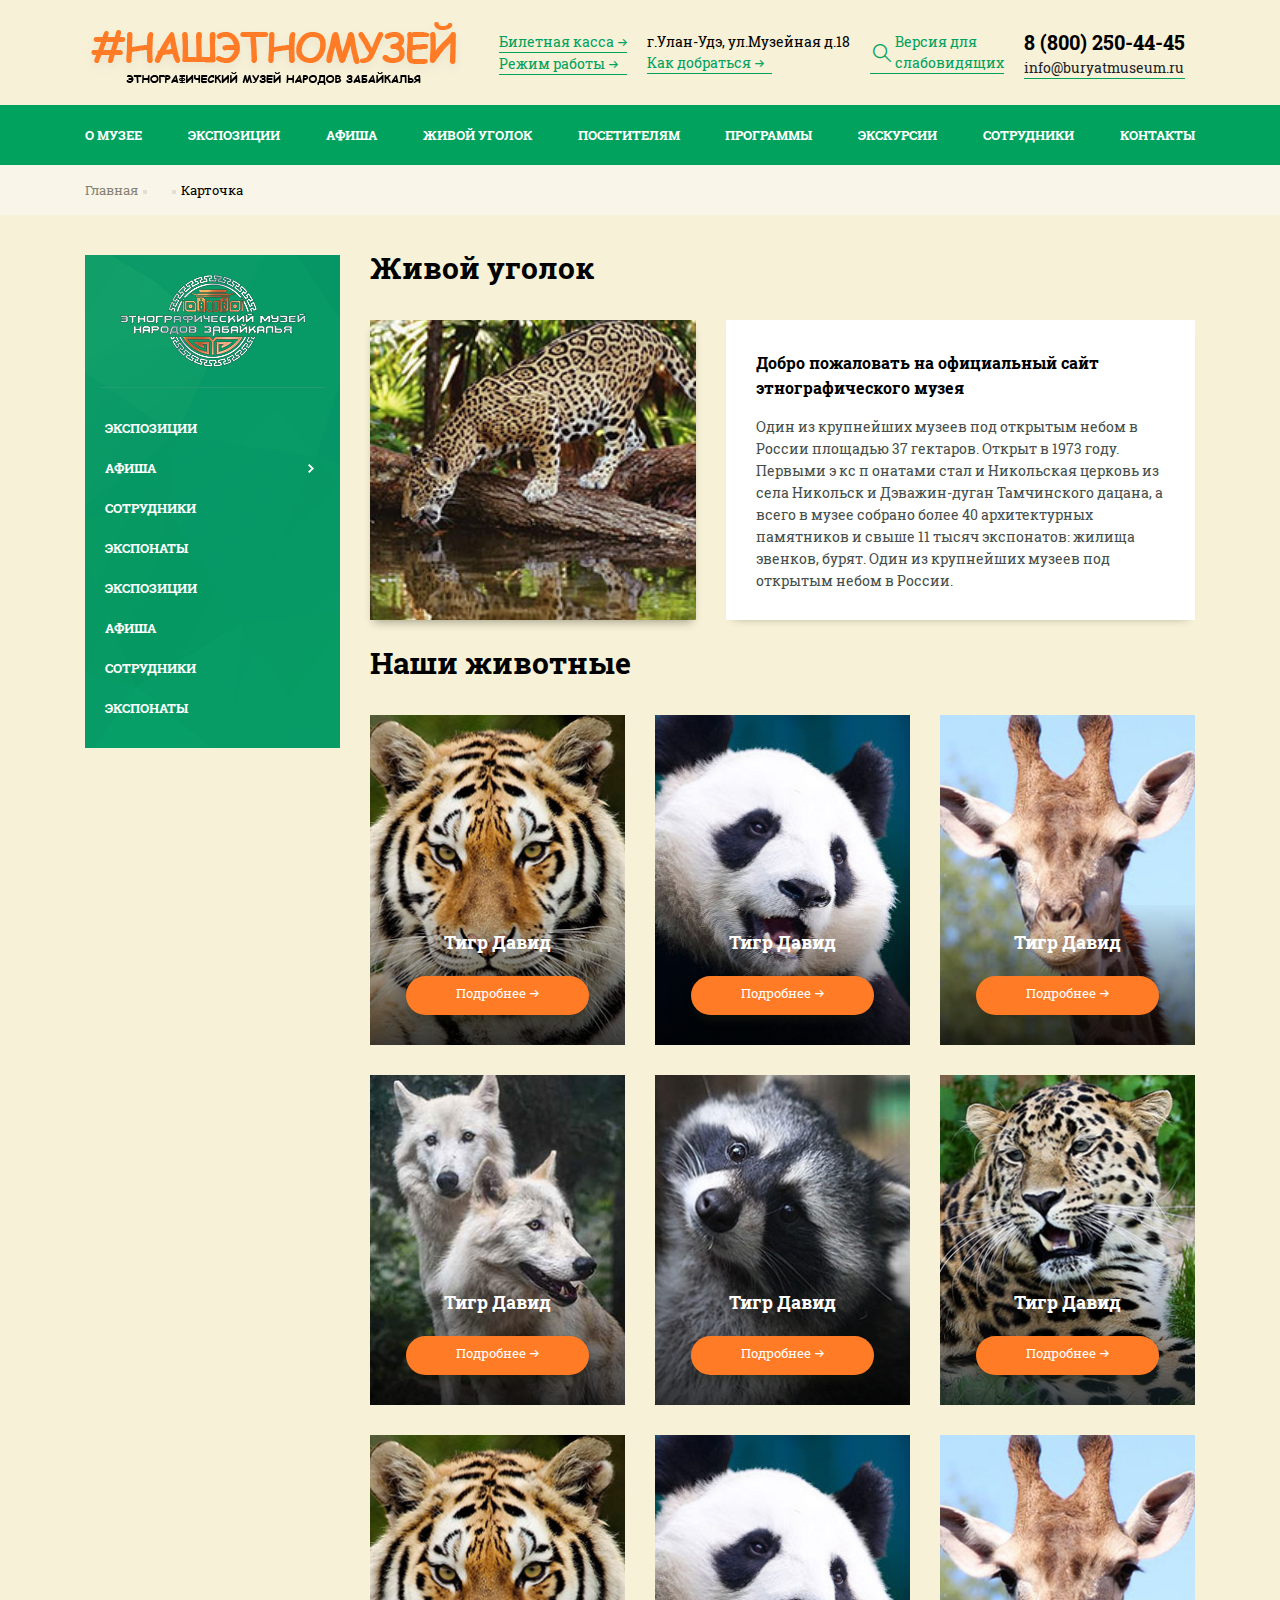
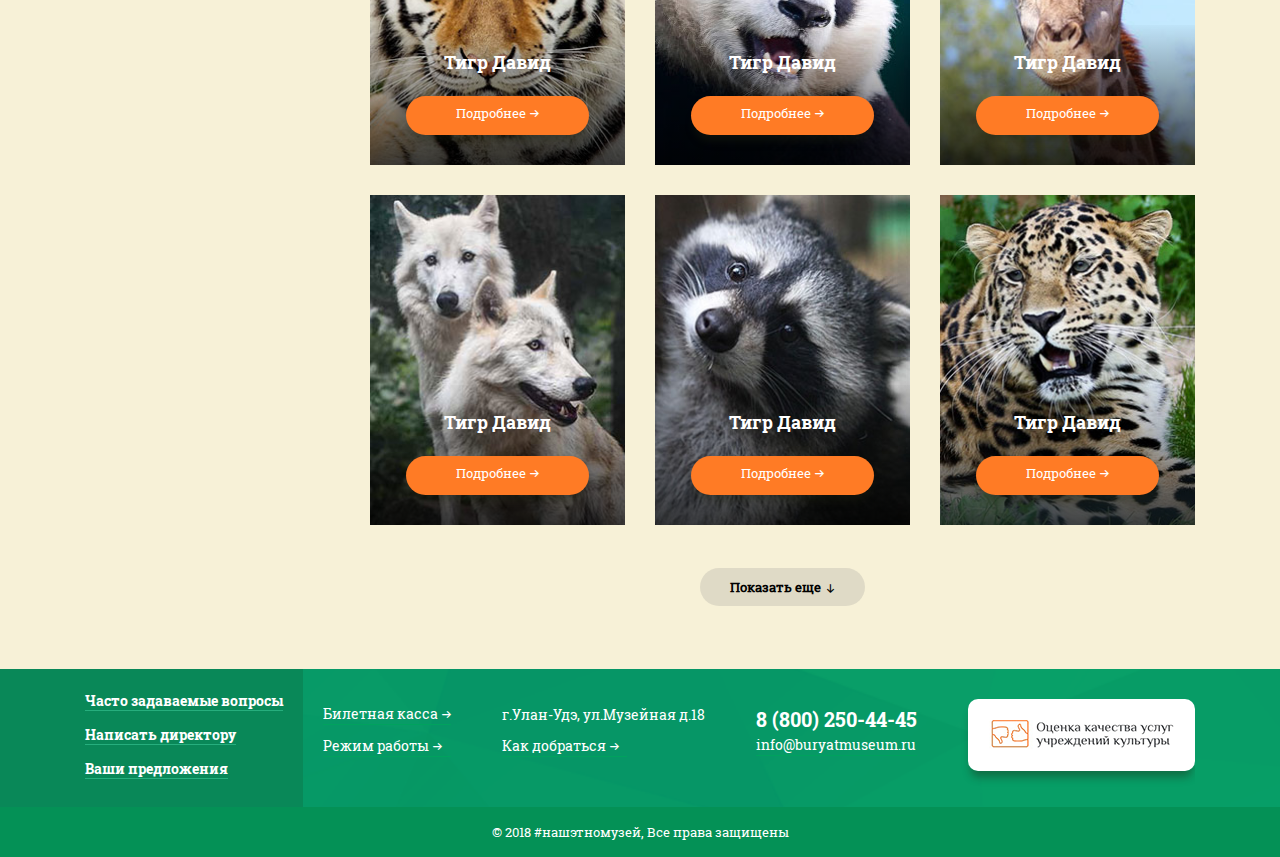
<file: museum/catalog.html>
﻿<!DOCTYPE html>
<html>
    <head>
        <meta http-equiv="Content-Type" content="text/html; charset=utf-8">
        <meta name="viewport" content="width=device-width, initial-scale=1">
        <title>Этномузей</title>
        <link rel="stylesheet" type="text/css" href="css/bootstrap.css" >
        <link rel="stylesheet" type="text/css" href="css/bootstrap-grid.css" >
        <link rel="stylesheet" type="text/css" href="css/bootstrap-reboot.css" >
        <link rel="stylesheet" type="text/css" href="css/owl.carousel.css" >
        <link rel="stylesheet" type="text/css" href="css/owl.theme.default.css" >
		<link rel="stylesheet" type="text/css" href="css/jquery-ui.css" >
		<link rel="stylesheet" type="text/css" href="img/fontello/css/fontello.css" >
		<link rel="stylesheet" type="text/css" href="css/style.css" >
    </head>
    <body>  
    	<div class="container">    		
	    	<header class="wrapper__header">
	    		<div class="wrapper__header-slogan">
	    			<a href="index.html"><img src="./img/slogan.png"></a>
	    		</div>
	    		<div class="wrapper__header-info">
	    			<a class="wrapper__header-text">Билетная касса<span class="icon-shape-1"></span></a>
	    			<a class="wrapper__header-text">Режим работы<span class="icon-shape-1"></span></a>    				    			
	    		</div>	
	    		<div class="wrapper__header-info">
	    			<p>г.Улан-Удэ, ул.Музейная д.18</p>
	    			<a class="wrapper__header-text" style="width: 125px;">Как добраться<span class="icon-shape-1"></span></a>    				    			
	    		</div>	
	    		<div class="wrapper__header-info">   			
	    			<a class="wrapper__header-text wrapper__header-text-mod"><span class="icon-forma-1"></span>Версия для<br>слабовидящих</a>    				    			
	    		</div>	
	    		<div class="wrapper__header-info wrapper__header-link">   			
	    			<a href="tel:+78002504445" class="wrapper__header-tel d-sm-none d-md-block">8 (800) 250-44-45</a>
	    			<a href="tel:+78002504445" class="wrapper__header-tel d-none d-sm-block d-md-none"><img src="./img/icon/tel.png"></a>    				    			
	    			<a class="wrapper__header-mail d-sm-none d-md-block">info@buryatmuseum.ru</a>    				    			
	    			<a href="mailto:info@buryatmuseum.ru" class="wrapper__header-mail d-none d-sm-block d-md-none"><img src="./img/icon/mail.png"></a>    				   
	    		</div>	    		
	    	</header>
	    </div>	
	    	<nav class="menu">
		    	<div class="container">	
		    		<div class="menuBurger">	    			
	    				<img src="./img/icon/burger.png">
	    			</div>
		    		<ul class="menu__ul">
			    			<li>
			    				<a href="#" class="menu__ul-href">О музее</a>
			    			</li>
			    			<li>
			    				<a href="animal.html" class="menu__ul-href">Экспозиции</a>
			    			</li>
			    			<li>
			    				<a href="poster.html" class="menu__ul-href">Афиша</a>
			    			</li>
			    			<li>
			    				<a href="catalog.html" class="menu__ul-href">Живой уголок</a>
			    			</li>
			    			<li>
			    				<a href="#" class="menu__ul-href">Посетителям</a>
			    			</li>
			    			<li>
			    				<a href="program.html" class="menu__ul-href">Программы</a>
			    			</li>
			    			<li>
			    				<a href="#" class="menu__ul-href">Экскурсии</a>
			    			</li>
			    			<li>
			    				<a href="workers.html" class="menu__ul-href">Сотрудники</a>
			    			</li>
			    			<li>
			    				<a href="#" class="menu__ul-href">Контакты</a>
			    			</li>
			    		</ul>	
		    	</div>	
	    	</nav>
	    <div class="menu__page">				    	
	    	<div class="container">
	    		<ul class="menu__page-ul">
	    			<li class="menu__page-li">
	    				<a class="menu__page-href" href="#">Главная<span class="icon-square"></span></a>
	    			</li>
	    			<li>
	    				<a class="menu__page-href menu__page-href-mod" href="#"><span class="icon-square"></span>Карточка</a>
	    			</li>
	    		</ul>
	    	</div>
	    </div>	
		<div class="container">
			<div class="row">
				<div class="col-lg-3 col-md-12 col-sm-12 col-xs-12">
					<div class="sidebar">
						<div class="sidebar__logo">
		               		<img src="./img/logo.png" alt="">  
			 			</div>
			 			<hr>
			 			<div class="sidebar__menu">
			 				<ul class="menu__lv1">
			 					<li class="sidebar__menu-li">
			 						<a class="sidebar__menu-href" href="#">Экспозиции</a>
			 					</li>
			 					<li class="sidebar__menu-li">			 						
			 						<a class="sidebar__menu-href" href="#">Афиша<span class="icon-shape-2"></span></a>			 									 						
			 						<ul class="sidebar__submenu menu__lv2">
			 							<li>
			 								<a class="sidebar__menu-href sidebar__submenu-href"  href="#">Афиша</a>
			 							</li>
			 							<li>
			 								<a class="sidebar__menu-href sidebar__submenu-href" href="#">Еще пункт меню<span class="icon-shape-2"></span></a>
			 								<ul class="sidebar__submenu-mod menu__lv3">
					 							<li>
					 								<a class="sidebar__menu-href sidebar__submenu-href"  href="#">Афиша</a>
					 							</li>
					 							<li>
					 								<a class="sidebar__menu-href sidebar__submenu-href" href="#">Еще пункт меню</a>
					 							</li>
					 						</ul>	
			 							</li>
			 						</ul>	
			 					</li>				 					
			 					<li class="sidebar__menu-li">
			 						<a class="sidebar__menu-href" href="#">Сотрудники</a>
			 					</li>
			 					<li class="sidebar__menu-li">
			 						<a class="sidebar__menu-href" href="#">Экспонаты</a>
			 					</li>
			 					<li class="sidebar__menu-li">
			 						<a class="sidebar__menu-href" href="#">Экспозиции</a>
			 					</li>
			 					<li class="sidebar__menu-li">
			 						<a class="sidebar__menu-href" href="#">Афиша</a>
			 					</li>
			 					<li class="sidebar__menu-li">
			 						<a class="sidebar__menu-href" href="#">Сотрудники</a>
			 					</li>
			 					<li class="sidebar__menu-li">
			 						<a class="sidebar__menu-href" href="#">Экспонаты</a>
			 					</li>		
			 				</ul>
			 			</div>
					</div>
				</div>
				<div class="col-lg-9 col-md-12 col-sm-12 col-xs-12">
					<div class="wrapper__workers-title wrapper__catalog-title">
						<h2>Живой уголок</h2>
					</div>					
					<div class="wrapper__catalog">	
						<div class="row">
							<div class="col-sm-5">											
								<div class="wrapper__workers-photo wrapper__catalog-photo" style="background-image: url(./img/animal1.jpg);">						
								</div>		
							</div>
							<div class="col-sm-7">											
								<div class="wrapper__catalog-item">							
									<div class="wrapper__catalog-text">
										<p class="wrapper__poster-text-mod">Добро пожаловать на официальный сайт этнографического музея</p>					
										<p class="wrapper__catalog-item-p">Один из крупнейших музеев под открытым небом в России площадью 37 гектаров. Открыт в 1973 году. Первыми э кс п онатами стал и Никольская церковь из села Никольск и Дэважин-дуган Тамчинского дацана, а всего в музее собрано более 40 архитектурных памятников и свыше 11 тысяч экспонатов: жилища эвенков, бурят. Один из крупнейших музеев под открытым небом в России.</p>	
									</div>							
								</div>	
							</div>					
						</div>	
						<div class="wrapper__workers-title wrapper__catalog-title wrapper__catalog-title-mod">
							<h2>Наши животные</h2>
						</div>	
						<div class="row">							
							<div class="col-md-4 col-sm-6">
								<div class="wrapper__box" style="background-image: url(./img/animal5.jpg);">
									<p class="wrapper__box-text">Тигр Давид</p>
									<div class="wrapper__show">
										<a class="wrapper__box-href" href="#">Подробнее <span class="icon-shape-1"></span></a>    				    						
									</div>
									<p class="wrapper__box-shadow"></p>
								</div>
							</div>
							<div class="col-md-4 col-sm-6">
								<div class="wrapper__box" style="background-image: url(./img/animal6.jpg);">
									<p class="wrapper__box-text">Тигр Давид</p>
									<div class="wrapper__show">
										<a class="wrapper__box-href" href="#">Подробнее <span class="icon-shape-1"></span></a>    				    						
									</div>
									<p class="wrapper__box-shadow"></p>
								</div>
							</div>
							<div class="col-md-4 col-sm-6">
								<div class="wrapper__box" style="background-image: url(./img/animal7.jpg);">
									<p class="wrapper__box-text">Тигр Давид</p>
									<div class="wrapper__show">
										<a class="wrapper__box-href" href="#">Подробнее <span class="icon-shape-1"></span></a>    			    							
									</div>
									<p class="wrapper__box-shadow"></p>
								</div>
							</div>
							<div class="col-md-4 col-sm-6">
								<div class="wrapper__box" style="background-image: url(./img/animal8.jpg);">
									<p class="wrapper__box-text">Тигр Давид</p>
									<div class="wrapper__show">
										<a class="wrapper__box-href" href="#">Подробнее <span class="icon-shape-1"></span></a>    			    							
									</div>
									<p class="wrapper__box-shadow"></p>
								</div>
							</div>
							<div class="col-md-4 col-sm-6">
								<div class="wrapper__box" style="background-image: url(./img/animal9.jpg);">
									<p class="wrapper__box-text">Тигр Давид</p>
									<div class="wrapper__show">
										<a class="wrapper__box-href" href="#">Подробнее <span class="icon-shape-1"></span></a>    			    							
									</div>
									<p class="wrapper__box-shadow"></p>
								</div>
							</div>
							<div class="col-md-4 col-sm-6">
								<div class="wrapper__box" style="background-image: url(./img/animal10.jpg);">
									<p class="wrapper__box-text">Тигр Давид</p>
									<div class="wrapper__show">
										<a class="wrapper__box-href" href="#">Подробнее <span class="icon-shape-1"></span></a>    				    						
									</div>
									<p class="wrapper__box-shadow"></p>
								</div>
							</div>
							<div class="col-md-4 col-sm-6">
								<div class="wrapper__box" style="background-image: url(./img/animal5.jpg);">
									<p class="wrapper__box-text">Тигр Давид</p>
									<div class="wrapper__show">
										<a class="wrapper__box-href" href="#">Подробнее <span class="icon-shape-1"></span></a>    			    							
									</div>
									<p class="wrapper__box-shadow"></p>
								</div>
							</div>
							<div class="col-md-4 col-sm-6">
								<div class="wrapper__box" style="background-image: url(./img/animal6.jpg);">
									<p class="wrapper__box-text">Тигр Давид</p>
									<div class="wrapper__show">
										<a class="wrapper__box-href" href="#">Подробнее <span class="icon-shape-1"></span></a>    			    							
									</div>
									<p class="wrapper__box-shadow"></p>
								</div>
							</div>
							<div class="col-md-4 col-sm-6">
								<div class="wrapper__box" style="background-image: url(./img/animal7.jpg);">
									<p class="wrapper__box-text">Тигр Давид</p>
									<div class="wrapper__show">
										<a class="wrapper__box-href" href="#">Подробнее <span class="icon-shape-1"></span></a>    			    							
									</div>
									<p class="wrapper__box-shadow"></p>
								</div>
							</div>
							<div class="col-md-4 col-sm-6">
								<div class="wrapper__box" style="background-image: url(./img/animal8.jpg);">
									<p class="wrapper__box-text">Тигр Давид</p>
									<div class="wrapper__show">
										<a class="wrapper__box-href" href="#">Подробнее <span class="icon-shape-1"></span></a>    			    							
									</div>
									<p class="wrapper__box-shadow"></p>
								</div>
							</div>
							<div class="col-md-4 col-sm-6">
								<div class="wrapper__box" style="background-image: url(./img/animal9.jpg);">
									<p class="wrapper__box-text">Тигр Давид</p>
									<div class="wrapper__show">
										<a class="wrapper__box-href" href="#">Подробнее <span class="icon-shape-1"></span></a>    			    							
									</div>
									<p class="wrapper__box-shadow"></p>
								</div>
							</div>
							<div class="col-md-4 col-sm-6">
								<div class="wrapper__box" style="background-image: url(./img/animal10.jpg);">
									<p class="wrapper__box-text">Тигр Давид</p>
									<div class="wrapper__show">
										<a class="wrapper__box-href" href="#">Подробнее <span class="icon-shape-1"></span></a>    			    							
									</div>
									<p class="wrapper__box-shadow"></p>
								</div>
							</div>
						</div>
					</div>
					<div class="row">
						<div class="col-12">
							<div class="wrapper__show">
								<a class="wrapper__show-href" href="#">Показать еще<span class="icon-shape-1"></span></a>    				    							
							</div>
						</div>
					</div>																						
				</div>						
			</div>	
			
		</div>	
		<footer class="wrapper__footer">
			<div class="container">
				<div class="wrapper__footer-faq">
					<ul class="wrapper__footer-ul">
						<li class="wrapper__footer-li">
							<a class="wrapper__footer-href" href="#">Часто задаваемые вопросы</a>
						</li>
						<li class="wrapper__footer-li">
							<a class="wrapper__footer-href" href="#">Написать директору</a>
						</li>
						<li class="wrapper__footer-li">
							<a class="wrapper__footer-href" href="#">Ваши предложения</a>
						</li>
					</ul>
				</div>	
			 	<div class="wrapper__footer-mod">					
					<div class="wrapper__header-info">
		    			<a class="wrapper__header-text wrapper__footer-text">Билетная касса<span class="icon-shape-1"></span></a>
		    			<a class="wrapper__header-text wrapper__footer-text">Режим работы<span class="icon-shape-1"></span></a>    				    			
		    		</div>	
		    		<div class="wrapper__header-info">
		    			<p class="wrapper__header-text wrapper__footer-text" style="border-bottom: none;">г.Улан-Удэ, ул.Музейная д.18</p>
		    			<a class="wrapper__header-text wrapper__footer-text" style="width: 125px;">Как добраться<span class="icon-shape-1"></span></a>    				    			
		    		</div>		    		
		    		<div class="wrapper__header-info wrapper__header-link">   			
		    			<a href="tel:+78002504445" class="wrapper__header-tel">8 (800) 250-44-45</a>    				    			
		    			<a class="wrapper__header-mail">info@buryatmuseum.ru</a>    				    			
		    		</div>	    
		    		<div class="wrapper__footer-mod-img">
		    			<a href="#"><img src="./img/ocenka.png"></a>
		    		</div>
	    		</div>	       	   		
			</div>
			<div class="wrapper__footer-end">
	    			© 2018 #нашэтномузей, Все права защищены
	    	</div>										
		</footer>
		<script src="./js/jquery-3.1.1.min.js"></script>	
		<script src="./js/bootstrap.js"></script>		
		<script src="./js/owl.carousel.js"></script>
		<script src="./js/jquery-ui.js"></script>
		<script src="./js/js.js"></script>	
    </body>
</html>
</file>
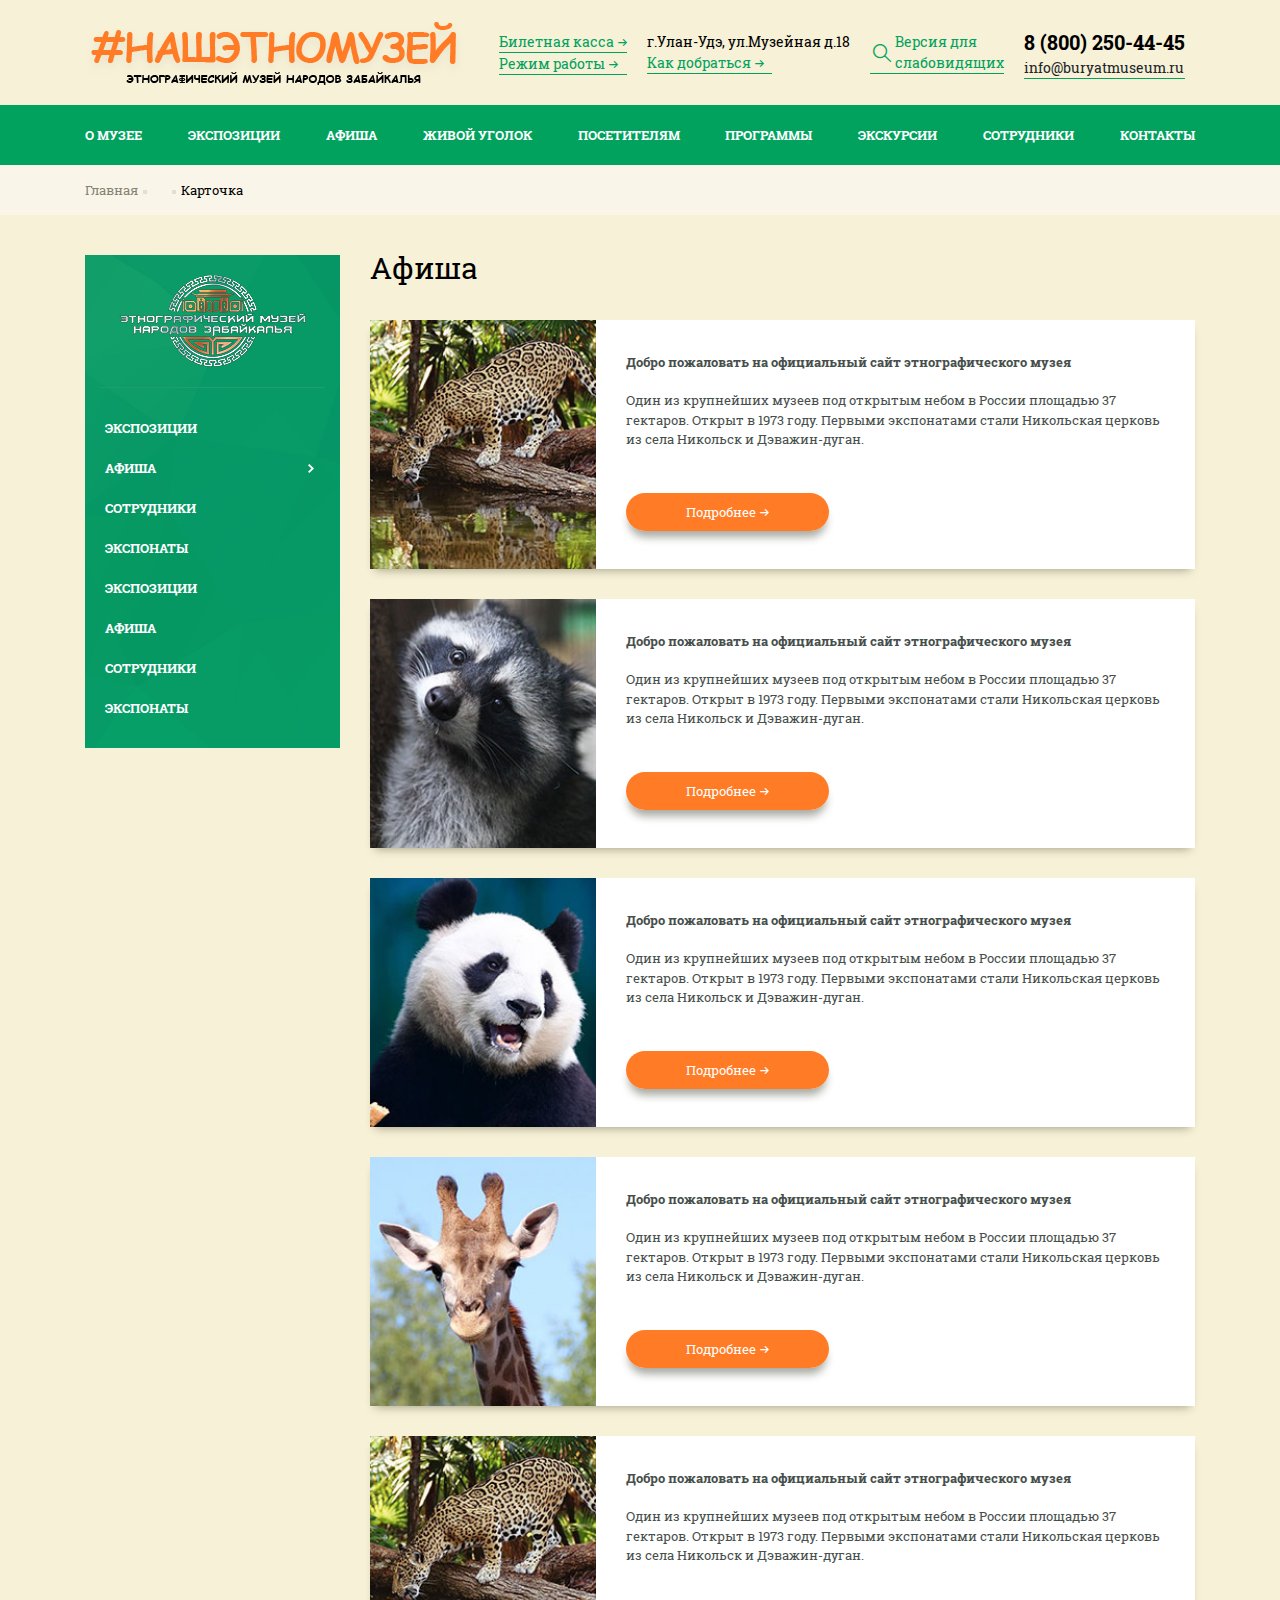
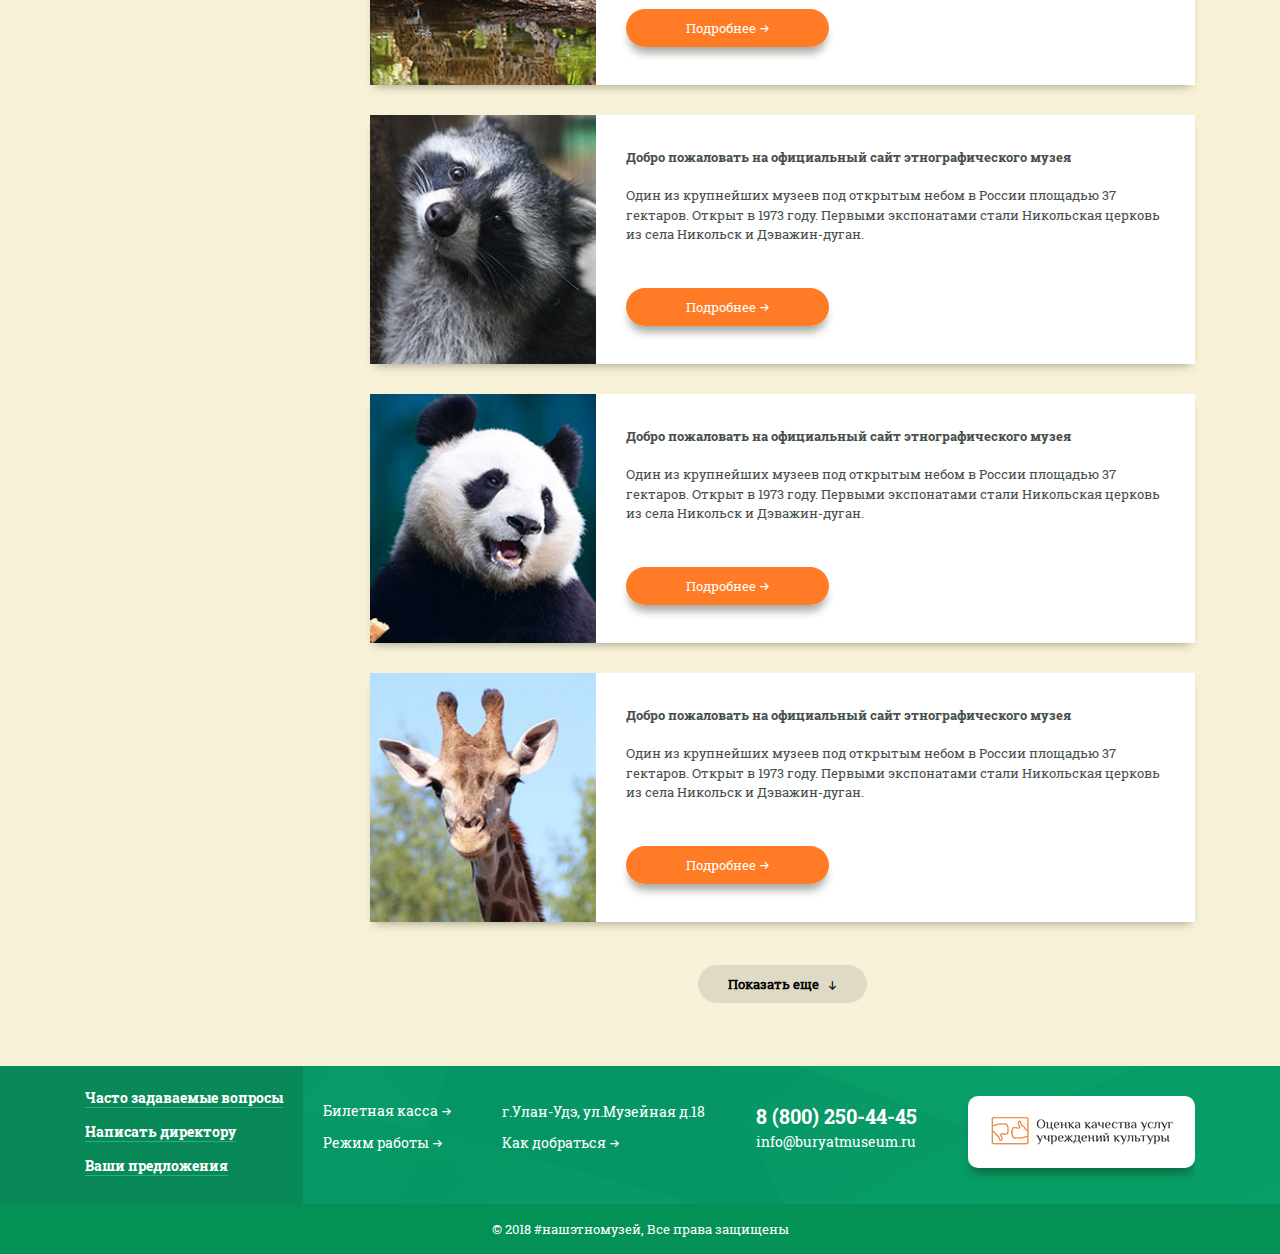
<file: museum/poster.html>
﻿<!DOCTYPE html>
<html>
    <head>
        <meta http-equiv="Content-Type" content="text/html; charset=utf-8">
        <meta name="viewport" content="width=device-width, initial-scale=1">
        <title>Этномузей</title>
        <link rel="stylesheet" type="text/css" href="css/bootstrap.css" >
        <link rel="stylesheet" type="text/css" href="css/bootstrap-grid.css" >
        <link rel="stylesheet" type="text/css" href="css/bootstrap-reboot.css" >
        <link rel="stylesheet" type="text/css" href="css/owl.carousel.css" >
        <link rel="stylesheet" type="text/css" href="css/owl.theme.default.css" >
		<link rel="stylesheet" type="text/css" href="css/jquery-ui.css" >
		<link rel="stylesheet" type="text/css" href="img/fontello/css/fontello.css" >
		<link rel="stylesheet" type="text/css" href="css/style.css" >
    </head>
    <body>  
    	<div class="container">    		
	    	<header class="wrapper__header">
	    		<div class="wrapper__header-slogan">
	    			<a href="index.html"><img src="./img/slogan.png"></a>
	    		</div>
	    		<div class="wrapper__header-info">
	    			<a class="wrapper__header-text">Билетная касса<span class="icon-shape-1"></span></a>
	    			<a class="wrapper__header-text">Режим работы<span class="icon-shape-1"></span></a>    				    			
	    		</div>	
	    		<div class="wrapper__header-info">
	    			<p>г.Улан-Удэ, ул.Музейная д.18</p>
	    			<a class="wrapper__header-text" style="width: 125px;">Как добраться<span class="icon-shape-1"></span></a>    				    			
	    		</div>	
	    		<div class="wrapper__header-info">   			
	    			<a class="wrapper__header-text wrapper__header-text-mod"><span class="icon-forma-1"></span>Версия для<br>слабовидящих</a>    				    			
	    		</div>	
	    		<div class="wrapper__header-info wrapper__header-link">   			
	    			<a href="tel:+78002504445" class="wrapper__header-tel d-sm-none d-md-block">8 (800) 250-44-45</a>
	    			<a href="tel:+78002504445" class="wrapper__header-tel d-none d-sm-block d-md-none"><img src="./img/icon/tel.png"></a>    				    			
	    			<a class="wrapper__header-mail d-sm-none d-md-block">info@buryatmuseum.ru</a>    				    			
	    			<a href="mailto:info@buryatmuseum.ru" class="wrapper__header-mail d-none d-sm-block d-md-none"><img src="./img/icon/mail.png"></a>    				   
	    		</div>	    		
	    	</header>
	    </div>	
	    	<nav class="menu">
	    		<div class="menuBurger">	    			
	    			<img src="./img/icon/burger.png">
	    		</div>
		    	<div class="container">	
		    		<ul class="menu__ul">
			    			<li>
			    				<a href="#" class="menu__ul-href">О музее</a>
			    			</li>
			    			<li>
			    				<a href="animal.html" class="menu__ul-href">Экспозиции</a>
			    			</li>
			    			<li>
			    				<a href="poster.html" class="menu__ul-href">Афиша</a>
			    			</li>
			    			<li>
			    				<a href="catalog.html" class="menu__ul-href">Живой уголок</a>
			    			</li>
			    			<li>
			    				<a href="#" class="menu__ul-href">Посетителям</a>
			    			</li>
			    			<li>
			    				<a href="program.html" class="menu__ul-href">Программы</a>
			    			</li>
			    			<li>
			    				<a href="#" class="menu__ul-href">Экскурсии</a>
			    			</li>
			    			<li>
			    				<a href="workers.html" class="menu__ul-href">Сотрудники</a>
			    			</li>
			    			<li>
			    				<a href="#" class="menu__ul-href">Контакты</a>
			    			</li>
			    		</ul>	
		    	</div>	
	    	</nav>
	    <div class="menu__page">				    	
	    	<div class="container">
	    		<ul class="menu__page-ul">
	    			<li class="menu__page-li">
	    				<a class="menu__page-href" href="#">Главная<span class="icon-square"></span></a>
	    			</li>
	    			<li>
	    				<a class="menu__page-href menu__page-href-mod" href="#"><span class="icon-square"></span>Карточка</a>
	    			</li>
	    		</ul>
	    	</div>
	    </div>	
		<div class="container">
			<div class="row">
				<div class="col-lg-3 col-md-12 col-sm-12 col-xs-12">
					<div class="sidebar">
						<div class="sidebar__logo">
		               		<img src="./img/logo.png" alt="">  
			 			</div>
			 			<hr>
			 			<div class="sidebar__menu">
			 				<ul class="menu__lv1">
			 					<li class="sidebar__menu-li">
			 						<a class="sidebar__menu-href" href="#">Экспозиции</a>
			 					</li>
			 					<li class="sidebar__menu-li">			 						
			 						<a class="sidebar__menu-href" href="#">Афиша<span class="icon-shape-2"></span></a>			 									 						
			 						<ul class="sidebar__submenu menu__lv2">
			 							<li>
			 								<a class="sidebar__menu-href sidebar__submenu-href"  href="#">Афиша</a>
			 							</li>
			 							<li>
			 								<a class="sidebar__menu-href sidebar__submenu-href" href="#">Еще пункт меню<span class="icon-shape-2"></span></a>
			 								<ul class="sidebar__submenu-mod menu__lv3">
					 							<li>
					 								<a class="sidebar__menu-href sidebar__submenu-href"  href="#">Афиша</a>
					 							</li>
					 							<li>
					 								<a class="sidebar__menu-href sidebar__submenu-href" href="#">Еще пункт меню</a>
					 							</li>
					 						</ul>	
			 							</li>
			 						</ul>	
			 					</li>				 					
			 					<li class="sidebar__menu-li">
			 						<a class="sidebar__menu-href" href="#">Сотрудники</a>
			 					</li>
			 					<li class="sidebar__menu-li">
			 						<a class="sidebar__menu-href" href="#">Экспонаты</a>
			 					</li>
			 					<li class="sidebar__menu-li">
			 						<a class="sidebar__menu-href" href="#">Экспозиции</a>
			 					</li>
			 					<li class="sidebar__menu-li">
			 						<a class="sidebar__menu-href" href="#">Афиша</a>
			 					</li>
			 					<li class="sidebar__menu-li">
			 						<a class="sidebar__menu-href" href="#">Сотрудники</a>
			 					</li>
			 					<li class="sidebar__menu-li">
			 						<a class="sidebar__menu-href" href="#">Экспонаты</a>
			 					</li>		
			 				</ul>
			 			</div>
					</div>
				</div>
				<div class="col-lg-9 col-md-12 col-sm-12 col-xs-12">
					<div class="wrapper__workers-title">
						<h2>Афиша</h2>
					</div>										
					<div class="wrapper__workers wrapper__poster">												
						<div class="wrapper__workers-photo" style="background-image: url(./img/animal1.jpg);">						
						</div>						
						<div class="wrapper__workers-item">							
							<div class="wrapper__poster-text">
							<p class="wrapper__poster-text-mod">Добро пожаловать на официальный сайт этнографического музея</p>					
							<p class="wrapper__poster-text-p">Один из крупнейших музеев под открытым небом в России площадью 37 гектаров. Открыт в 1973 году. Первыми экспонатами стали Никольская церковь из села Никольск и Дэважин-дуган.</p>																	
							</div>
							<div class="wrapper__animals-href wrapper__poster-href">
								<a class="about__button" href="#">Подробнее <span class="icon-shape-1"></span></a>
							</div>	
						</div>						
					</div>			
					<div class="wrapper__workers wrapper__poster">												
						<div class="wrapper__workers-photo" style="background-image: url(./img/animal3.jpg);">						
						</div>						
						<div class="wrapper__workers-item">							
							<div class="wrapper__poster-text">
							<p class="wrapper__poster-text-mod">Добро пожаловать на официальный сайт этнографического музея</p>					
							<p class="wrapper__poster-text-p">Один из крупнейших музеев под открытым небом в России площадью 37 гектаров. Открыт в 1973 году. Первыми экспонатами стали Никольская церковь из села Никольск и Дэважин-дуган.</p>																	
							</div>
							<div class="wrapper__animals-href wrapper__poster-href">
								<a class="about__button" href="#">Подробнее <span class="icon-shape-1"></span></a>
							</div>	
						</div>						
					</div>			
					<div class="wrapper__workers wrapper__poster">												
						<div class="wrapper__workers-photo" style="background-image: url(./img/animal2.jpg);">						
						</div>						
						<div class="wrapper__workers-item">							
							<div class="wrapper__poster-text">
							<p class="wrapper__poster-text-mod">Добро пожаловать на официальный сайт этнографического музея</p>					
							<p class="wrapper__poster-text-p">Один из крупнейших музеев под открытым небом в России площадью 37 гектаров. Открыт в 1973 году. Первыми экспонатами стали Никольская церковь из села Никольск и Дэважин-дуган.</p>																	
							</div>
							<div class="wrapper__animals-href wrapper__poster-href">
								<a class="about__button" href="#">Подробнее <span class="icon-shape-1"></span></a>
							</div>	
						</div>						
					</div>			
					<div class="wrapper__workers wrapper__poster">												
						<div class="wrapper__workers-photo" style="background-image: url(./img/animal4.jpg);">						
						</div>						
						<div class="wrapper__workers-item">							
							<div class="wrapper__poster-text">
							<p class="wrapper__poster-text-mod">Добро пожаловать на официальный сайт этнографического музея</p>					
							<p class="wrapper__poster-text-p">Один из крупнейших музеев под открытым небом в России площадью 37 гектаров. Открыт в 1973 году. Первыми экспонатами стали Никольская церковь из села Никольск и Дэважин-дуган.</p>																	
							</div>
							<div class="wrapper__animals-href wrapper__poster-href">
								<a class="about__button" href="#">Подробнее <span class="icon-shape-1"></span></a>
							</div>	
						</div>						
					</div>		
					<div class="wrapper__workers wrapper__poster">												
						<div class="wrapper__workers-photo" style="background-image: url(./img/animal1.jpg);">						
						</div>						
						<div class="wrapper__workers-item">							
							<div class="wrapper__poster-text">
							<p class="wrapper__poster-text-mod">Добро пожаловать на официальный сайт этнографического музея</p>					
							<p class="wrapper__poster-text-p">Один из крупнейших музеев под открытым небом в России площадью 37 гектаров. Открыт в 1973 году. Первыми экспонатами стали Никольская церковь из села Никольск и Дэважин-дуган.</p>																	
							</div>
							<div class="wrapper__animals-href wrapper__poster-href">
								<a class="about__button" href="#">Подробнее <span class="icon-shape-1"></span></a>
							</div>	
						</div>						
					</div>			
					<div class="wrapper__workers wrapper__poster">												
						<div class="wrapper__workers-photo" style="background-image: url(./img/animal3.jpg);">						
						</div>						
						<div class="wrapper__workers-item">							
							<div class="wrapper__poster-text">
							<p class="wrapper__poster-text-mod">Добро пожаловать на официальный сайт этнографического музея</p>					
							<p class="wrapper__poster-text-p">Один из крупнейших музеев под открытым небом в России площадью 37 гектаров. Открыт в 1973 году. Первыми экспонатами стали Никольская церковь из села Никольск и Дэважин-дуган.</p>																	
							</div>
							<div class="wrapper__animals-href wrapper__poster-href">
								<a class="about__button" href="#">Подробнее <span class="icon-shape-1"></span></a>
							</div>	
						</div>						
					</div>	
					<div class="wrapper__workers wrapper__poster">												
						<div class="wrapper__workers-photo" style="background-image: url(./img/animal2.jpg);">						
						</div>						
						<div class="wrapper__workers-item">							
							<div class="wrapper__poster-text">
							<p class="wrapper__poster-text-mod">Добро пожаловать на официальный сайт этнографического музея</p>					
							<p class="wrapper__poster-text-p">Один из крупнейших музеев под открытым небом в России площадью 37 гектаров. Открыт в 1973 году. Первыми экспонатами стали Никольская церковь из села Никольск и Дэважин-дуган.</p>																	
							</div>
							<div class="wrapper__animals-href wrapper__poster-href">
								<a class="about__button" href="#">Подробнее <span class="icon-shape-1"></span></a>
							</div>	
						</div>						
					</div>			
					<div class="wrapper__workers wrapper__poster">												
						<div class="wrapper__workers-photo" style="background-image: url(./img/animal4.jpg);">						
						</div>						
						<div class="wrapper__workers-item">							
							<div class="wrapper__poster-text">
							<p class="wrapper__poster-text-mod">Добро пожаловать на официальный сайт этнографического музея</p>					
							<p class="wrapper__poster-text-p">Один из крупнейших музеев под открытым небом в России площадью 37 гектаров. Открыт в 1973 году. Первыми экспонатами стали Никольская церковь из села Никольск и Дэважин-дуган.</p>																	
							</div>
							<div class="wrapper__animals-href wrapper__poster-href">
								<a class="about__button" href="#">Подробнее <span class="icon-shape-1"></span></a>
							</div>	
						</div>						
					</div>	
					<div class="row">
						<div class="col-12">
							<div class="wrapper__show">
								<a class="wrapper__show-href" href="#">Показать еще <span class="icon-shape-1"></span></a>    				    							
							</div>
						</div>
					</div>																		
				</div>							
			</div>				
		</div>	
		<footer class="wrapper__footer">
			<div class="container">
				<div class="wrapper__footer-faq">
					<ul class="wrapper__footer-ul">
						<li class="wrapper__footer-li">
							<a class="wrapper__footer-href" href="#">Часто задаваемые вопросы</a>
						</li>
						<li class="wrapper__footer-li">
							<a class="wrapper__footer-href" href="#">Написать директору</a>
						</li>
						<li class="wrapper__footer-li">
							<a class="wrapper__footer-href" href="#">Ваши предложения</a>
						</li>
					</ul>
				</div>	
			 	<div class="wrapper__footer-mod">					
					<div class="wrapper__header-info">
		    			<a class="wrapper__header-text wrapper__footer-text">Билетная касса<span class="icon-shape-1"></span></a>
		    			<a class="wrapper__header-text wrapper__footer-text">Режим работы<span class="icon-shape-1"></span></a>    				    			
		    		</div>	
		    		<div class="wrapper__header-info">
		    			<p class="wrapper__header-text wrapper__footer-text" style="border-bottom: none;">г.Улан-Удэ, ул.Музейная д.18</p>
		    			<a class="wrapper__header-text wrapper__footer-text" style="width: 125px;">Как добраться<span class="icon-shape-1"></span></a>    				    			
		    		</div>		    		
		    		<div class="wrapper__header-info wrapper__header-link">   			
		    			<a href="tel:+78002504445" class="wrapper__header-tel">8 (800) 250-44-45</a>    				    			
		    			<a class="wrapper__header-mail">info@buryatmuseum.ru</a>    				    			
		    		</div>	    
		    		<div class="wrapper__footer-mod-img">
		    			<a href="#"><img src="./img/ocenka.png"></a>
		    		</div>
	    		</div>	       	 	
			</div>
			<div class="wrapper__footer-end">
	    			© 2018 #нашэтномузей, Все права защищены
	    	</div>										
		</footer>
		<script src="./js/jquery-3.1.1.min.js"></script>	
		<script src="./js/bootstrap.js"></script>		
		<script src="./js/owl.carousel.js"></script>
		<script src="./js/jquery-ui.js"></script>
		<script src="./js/js.js"></script>	
    </body>
</html>
</file>
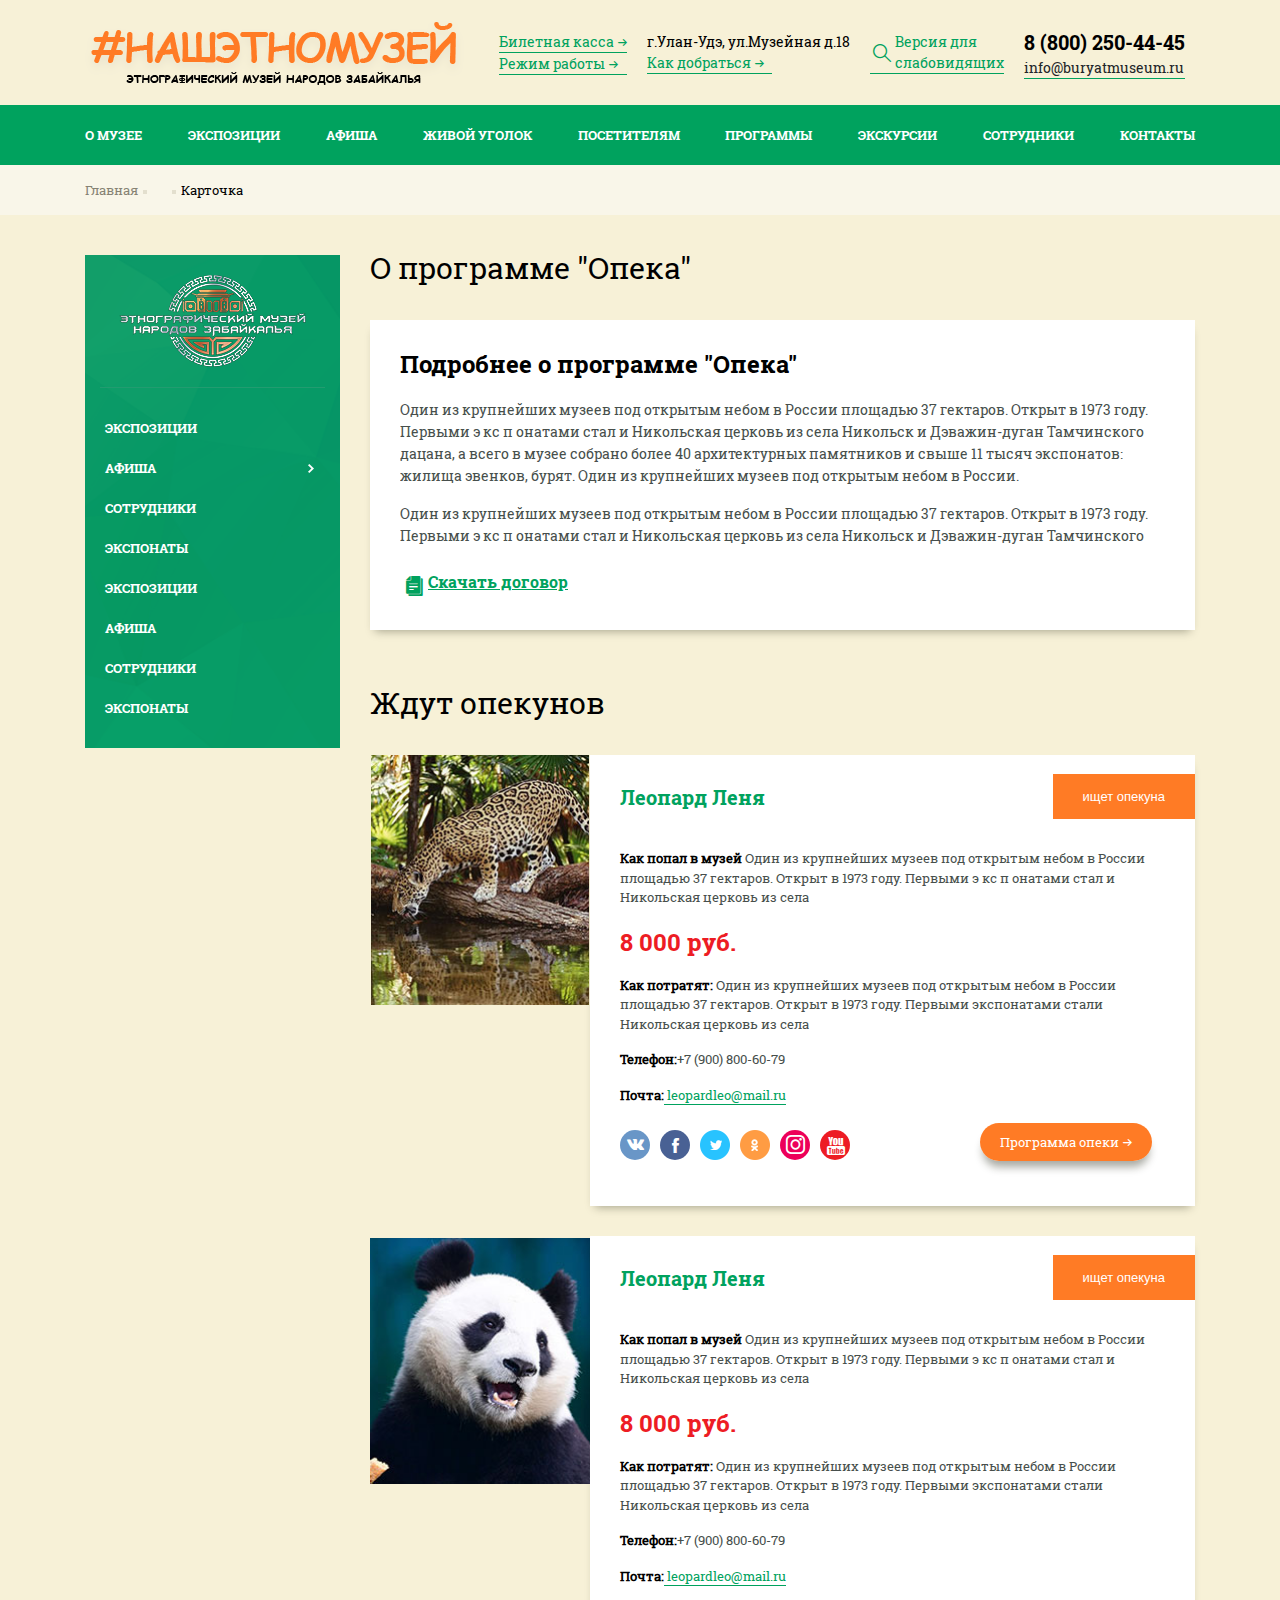
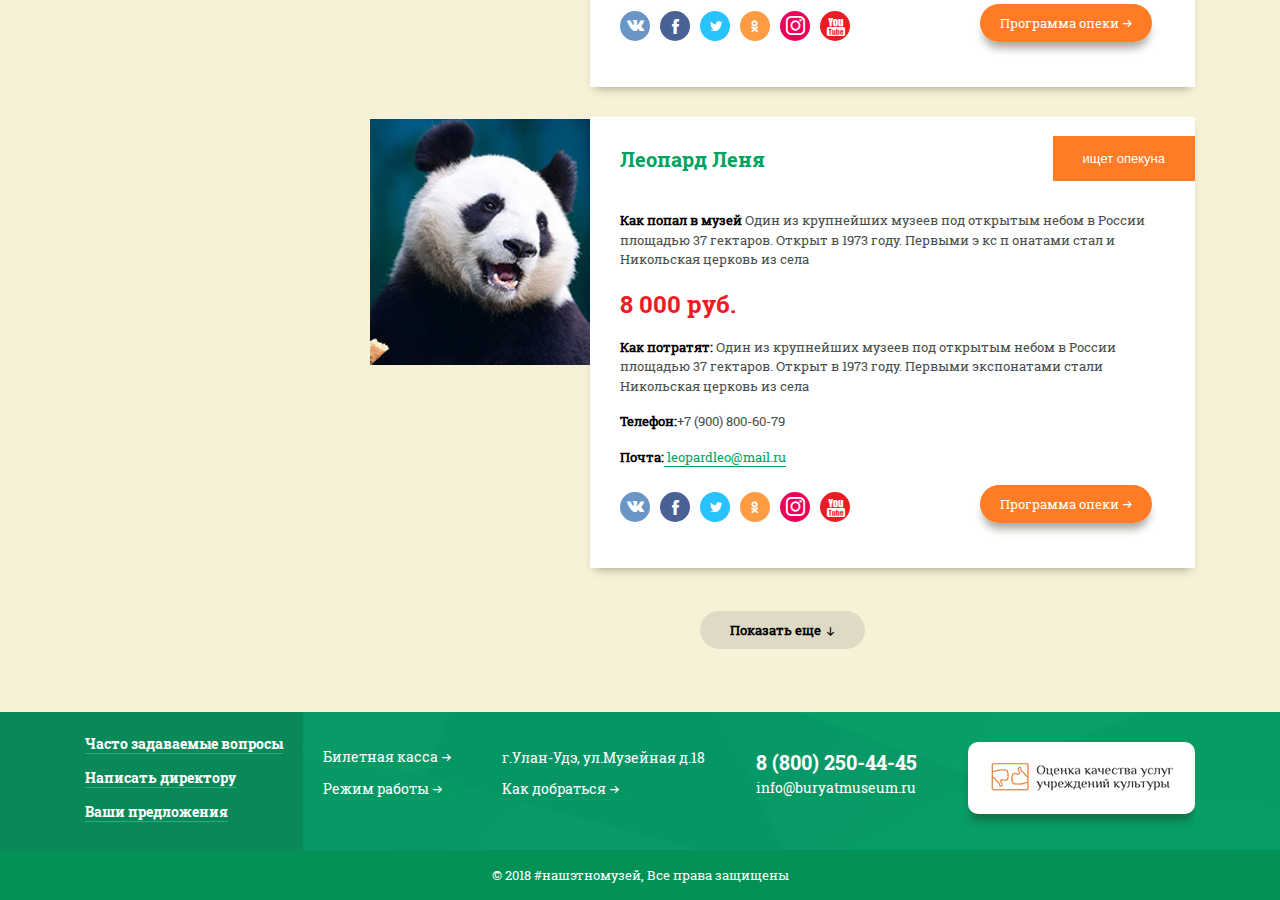
<file: museum/program.html>
﻿<!DOCTYPE html>
<html>
    <head>
        <meta http-equiv="Content-Type" content="text/html; charset=utf-8">
        <meta name="viewport" content="width=device-width, initial-scale=1">
        <title>Этномузей</title>
        <link rel="stylesheet" type="text/css" href="css/bootstrap.css" >
        <link rel="stylesheet" type="text/css" href="css/bootstrap-grid.css" >
        <link rel="stylesheet" type="text/css" href="css/bootstrap-reboot.css" >
        <link rel="stylesheet" type="text/css" href="css/owl.carousel.css" >
        <link rel="stylesheet" type="text/css" href="css/owl.theme.default.css" >
		<link rel="stylesheet" type="text/css" href="css/jquery-ui.css" >
		<link rel="stylesheet" type="text/css" href="img/fontello/css/fontello.css" >
		<link rel="stylesheet" type="text/css" href="css/style.css" >
    </head>
    <body>  
    	<div class="container">    		
	    	<header class="wrapper__header">
	    		<div class="wrapper__header-slogan">
	    			<a href="index.html"><img src="./img/slogan.png"></a>
	    		</div>
	    		<div class="wrapper__header-info">
	    			<a class="wrapper__header-text">Билетная касса<span class="icon-shape-1"></span></a>
	    			<a class="wrapper__header-text">Режим работы<span class="icon-shape-1"></span></a>    				    			
	    		</div>	
	    		<div class="wrapper__header-info">
	    			<p>г.Улан-Удэ, ул.Музейная д.18</p>
	    			<a class="wrapper__header-text" style="width: 125px;">Как добраться<span class="icon-shape-1"></span></a>    				    			
	    		</div>	
	    		<div class="wrapper__header-info">   			
	    			<a class="wrapper__header-text wrapper__header-text-mod"><span class="icon-forma-1"></span>Версия для<br>слабовидящих</a>    				    			
	    		</div>	
	    		<div class="wrapper__header-info wrapper__header-link">   			
	    			<a href="tel:+78002504445" class="wrapper__header-tel d-sm-none d-md-block">8 (800) 250-44-45</a>
	    			<a href="tel:+78002504445" class="wrapper__header-tel d-none d-sm-block d-md-none"><img src="./img/icon/tel.png"></a>    				    			
	    			<a class="wrapper__header-mail d-sm-none d-md-block">info@buryatmuseum.ru</a>    				    			
	    			<a href="mailto:info@buryatmuseum.ru" class="wrapper__header-mail d-none d-sm-block d-md-none"><img src="./img/icon/mail.png"></a>    				   
	    		</div>	    		
	    	</header>
	    </div>	
	    	<nav class="menu">
	    		<div class="menuBurger">	    			
	    			<img src="./img/icon/burger.png">
	    		</div>
		    	<div class="container">	
		    		<ul class="menu__ul">
			    			<li>
			    				<a href="#" class="menu__ul-href">О музее</a>
			    			</li>
			    			<li>
			    				<a href="animal.html" class="menu__ul-href">Экспозиции</a>
			    			</li>
			    			<li>
			    				<a href="poster.html" class="menu__ul-href">Афиша</a>
			    			</li>
			    			<li>
			    				<a href="catalog.html" class="menu__ul-href">Живой уголок</a>
			    			</li>
			    			<li>
			    				<a href="#" class="menu__ul-href">Посетителям</a>
			    			</li>
			    			<li>
			    				<a href="program.html" class="menu__ul-href">Программы</a>
			    			</li>
			    			<li>
			    				<a href="#" class="menu__ul-href">Экскурсии</a>
			    			</li>
			    			<li>
			    				<a href="workers.html" class="menu__ul-href">Сотрудники</a>
			    			</li>
			    			<li>
			    				<a href="#" class="menu__ul-href">Контакты</a>
			    			</li>
			    		</ul>	
		    	</div>	
	    	</nav>
	    <div class="menu__page">				    	
	    	<div class="container">
	    		<ul class="menu__page-ul">
	    			<li class="menu__page-li">
	    				<a class="menu__page-href" href="#">Главная<span class="icon-square"></span></a>
	    			</li>
	    			<li>
	    				<a class="menu__page-href menu__page-href-mod" href="#"><span class="icon-square"></span>Карточка</a>
	    			</li>
	    		</ul>
	    	</div>
	    </div>	
		<div class="container">
			<div class="row">
				<div class="col-lg-3 col-md-12 col-sm-12 col-xs-12">
					<div class="sidebar">
						<div class="sidebar__logo">
		               		<img src="./img/logo.png" alt="">  
			 			</div>
			 			<hr>
			 			<div class="sidebar__menu">
			 				<ul class="menu__lv1">
			 					<li class="sidebar__menu-li">
			 						<a class="sidebar__menu-href" href="#">Экспозиции</a>
			 					</li>
			 					<li class="sidebar__menu-li">			 						
			 						<a class="sidebar__menu-href" href="#">Афиша<span class="icon-shape-2"></span></a>			 									 						
			 						<ul class="sidebar__submenu menu__lv2">
			 							<li>
			 								<a class="sidebar__menu-href sidebar__submenu-href"  href="#">Афиша</a>
			 							</li>
			 							<li>
			 								<a class="sidebar__menu-href sidebar__submenu-href" href="#">Еще пункт меню<span class="icon-shape-2"></span></a>
			 								<ul class="sidebar__submenu-mod menu__lv3">
					 							<li>
					 								<a class="sidebar__menu-href sidebar__submenu-href"  href="#">Афиша</a>
					 							</li>
					 							<li>
					 								<a class="sidebar__menu-href sidebar__submenu-href" href="#">Еще пункт меню</a>
					 							</li>
					 						</ul>	
			 							</li>
			 						</ul>	
			 					</li>				 					
			 					<li class="sidebar__menu-li">
			 						<a class="sidebar__menu-href" href="#">Сотрудники</a>
			 					</li>
			 					<li class="sidebar__menu-li">
			 						<a class="sidebar__menu-href" href="#">Экспонаты</a>
			 					</li>
			 					<li class="sidebar__menu-li">
			 						<a class="sidebar__menu-href" href="#">Экспозиции</a>
			 					</li>
			 					<li class="sidebar__menu-li">
			 						<a class="sidebar__menu-href" href="#">Афиша</a>
			 					</li>
			 					<li class="sidebar__menu-li">
			 						<a class="sidebar__menu-href" href="#">Сотрудники</a>
			 					</li>
			 					<li class="sidebar__menu-li">
			 						<a class="sidebar__menu-href" href="#">Экспонаты</a>
			 					</li>		
			 				</ul>
			 			</div>
					</div>
				</div>
				<div class="col-lg-9 col-md-12 col-sm-12 col-xs-12">
					<div class="wrapper__workers-title">
						<h2>О программе "Опека"</h2>
					</div>
					<div class="wrapper__about">
						<div class="wrapper__about-text">
						<h4> Подробнее о программе "Опека"</h4>
						<p class="wrapper__about-text-p">
							Один из крупнейших музеев под открытым небом в России площадью 37 гектаров. Открыт в 1973 году. Первыми э кс п онатами стал и Никольская церковь из села Никольск и Дэважин-дуган Тамчинского дацана, а всего в музее собрано более 40 архитектурных памятников и свыше 11 тысяч экспонатов: жилища эвенков, бурят. Один из крупнейших музеев под открытым небом в России.
						</p>	
						<p class="wrapper__about-text-p">
							Один из крупнейших музеев под открытым небом в России площадью 37 гектаров. Открыт в 1973 году. Первыми э кс п онатами стал и Никольская церковь из села Никольск и Дэважин-дуган Тамчинского 
						</p>	
						</div>
						<div class="wrapper__about-load">
							<a class="wrapper__about-button" href="" download><span class="icon-word"></span>Скачать договор</a>										
						</div>	
					</div>
					<div class="wrapper__workers-title">
						<h2>Ждут опекунов</h2>
					</div>
					<div class="wrapper__workers wrapper__animals">												
						<div class="wrapper__workers-photo" style="background-image: url(./img/animal1.jpg);">						
						</div>
						<div class="wrapper__workers-item">
							<h3> Леопард Леня</h3>							
							<p><b>Как попал в музей</b> Один из крупнейших музеев под открытым небом в России площадью 37 гектаров. Открыт в 1973 году. Первыми э кс п онатами стал и Никольская церковь из села</p>
							<p><strong>8 000 руб.</strong></p>
							<p><b>Как потратят:</b> Один из крупнейших музеев под открытым небом в России площадью 37 гектаров. Открыт в 1973 году. Первыми экспонатами стали Никольская церковь из села</p>
							<p><b>Телефон:</b>+7 (900) 800-60-79</p>
							<p><b>Почта:</b><a class="wrapper__workers-item_href" href=""> leopardleo@mail.ru</a></p>
							<div class="wrapper__workers-socseti wrapper__animals-socseti-mod">
								<ul class="wrapper__workers-socseti__ul">								
									<li class="wrapper__workers-socseti__li"><a class="icons icon-1" href="#"><span class="icon-vk"></span></a></li>
									<li class="wrapper__workers-socseti__li"><a class="icons icon-2" href="#"><span class="icon-facebook"></span></a></li>
									<li class="wrapper__workers-socseti__li"><a href=""><img src="./img/icon/twit.png"></a></li>
									<li class="wrapper__workers-socseti__li"><a href=""><img src="./img/icon/odnok.png"></a></li>
									<li class="wrapper__workers-socseti__li"><a class="icons icon-5" href="#"><span class="icon-insta"></span></a></li>
									<li class="wrapper__workers-socseti__li"><a class="icons icon-6" href="#"><span class="icon-youtub2"></span></a></li>					
								</ul>	
								<div class="wrapper__animals-href">
									<a class="about__button" href="#">Программа опеки <span class="icon-shape-1"></span></a>
								</div>	
							</div>	
							<div class="wrapper__animals-search">
								ищет опекуна
							</div>																		
						</div>
					</div>	
					<div class="wrapper__workers wrapper__animals">												
						<div class="wrapper__workers-photo" style="background-image: url(./img/animal2.jpg);">						
						</div>
						<div class="wrapper__workers-item">
							<h3> Леопард Леня</h3>							
							<p><b>Как попал в музей</b> Один из крупнейших музеев под открытым небом в России площадью 37 гектаров. Открыт в 1973 году. Первыми э кс п онатами стал и Никольская церковь из села</p>
							<p><strong>8 000 руб.</strong></p>
							<p><b>Как потратят:</b> Один из крупнейших музеев под открытым небом в России площадью 37 гектаров. Открыт в 1973 году. Первыми экспонатами стали Никольская церковь из села</p>
							<p><b>Телефон:</b>+7 (900) 800-60-79</p>
							<p><b>Почта:</b><a class="wrapper__workers-item_href" href=""> leopardleo@mail.ru</a></p>
							<div class="wrapper__workers-socseti wrapper__animals-socseti-mod">
								<ul class="wrapper__workers-socseti__ul">								
									<li class="wrapper__workers-socseti__li"><a class="icons icon-1" href="#"><span class="icon-vk"></span></a></li>
									<li class="wrapper__workers-socseti__li"><a class="icons icon-2" href="#"><span class="icon-facebook"></span></a></li>
									<li class="wrapper__workers-socseti__li"><a href=""><img src="./img/icon/twit.png"></a></li>
									<li class="wrapper__workers-socseti__li"><a href=""><img src="./img/icon/odnok.png"></a></li>
									<li class="wrapper__workers-socseti__li"><a class="icons icon-5" href="#"><span class="icon-insta"></span></a></li>
									<li class="wrapper__workers-socseti__li"><a class="icons icon-6" href="#"><span class="icon-youtub2"></span></a></li>					
								</ul>	
								<div class="wrapper__animals-href">
									<a class="about__button" href="#">Программа опеки <span class="icon-shape-1"></span></a>
								</div>	
							</div>	
							<div class="wrapper__animals-search">
								ищет опекуна
							</div>																		
						</div>
					</div>
					<div class="wrapper__workers wrapper__animals">												
						<div class="wrapper__workers-photo" style="background-image: url(./img/animal2.jpg);">						
						</div>
						<div class="wrapper__workers-item">
							<h3> Леопард Леня</h3>							
							<p><b>Как попал в музей</b> Один из крупнейших музеев под открытым небом в России площадью 37 гектаров. Открыт в 1973 году. Первыми э кс п онатами стал и Никольская церковь из села</p>
							<p><strong>8 000 руб.</strong></p>
							<p><b>Как потратят:</b> Один из крупнейших музеев под открытым небом в России площадью 37 гектаров. Открыт в 1973 году. Первыми экспонатами стали Никольская церковь из села</p>
							<p><b>Телефон:</b>+7 (900) 800-60-79</p>
							<p><b>Почта:</b><a class="wrapper__workers-item_href" href=""> leopardleo@mail.ru</a></p>
							<div class="wrapper__workers-socseti wrapper__animals-socseti-mod">
								<ul class="wrapper__workers-socseti__ul">								
									<li class="wrapper__workers-socseti__li"><a class="icons icon-1" href="#"><span class="icon-vk"></span></a></li>
									<li class="wrapper__workers-socseti__li"><a class="icons icon-2" href="#"><span class="icon-facebook"></span></a></li>
									<li class="wrapper__workers-socseti__li"><a href=""><img src="./img/icon/twit.png"></a></li>
									<li class="wrapper__workers-socseti__li"><a href=""><img src="./img/icon/odnok.png"></a></li>
									<li class="wrapper__workers-socseti__li"><a class="icons icon-5" href="#"><span class="icon-insta"></span></a></li>
									<li class="wrapper__workers-socseti__li"><a class="icons icon-6" href="#"><span class="icon-youtub2"></span></a></li>					
								</ul>	
								<div class="wrapper__animals-href">
									<a class="about__button" href="#">Программа опеки <span class="icon-shape-1"></span></a>
								</div>	
							</div>	
							<div class="wrapper__animals-search">
								ищет опекуна
							</div>																		
						</div>
					</div>
					<div class="row">
						<div class="col-12">
							<div class="wrapper__show">
								<a class="wrapper__show-href" href="#">Показать еще<span class="icon-shape-1"></span></a>    				    							
							</div>
						</div>
					</div>								
				</div>				
			</div>				
		</div>	
		<footer class="wrapper__footer">
			<div class="container">
				<div class="wrapper__footer-faq">
					<ul class="wrapper__footer-ul">
						<li class="wrapper__footer-li">
							<a class="wrapper__footer-href" href="#">Часто задаваемые вопросы</a>
						</li>
						<li class="wrapper__footer-li">
							<a class="wrapper__footer-href" href="#">Написать директору</a>
						</li>
						<li class="wrapper__footer-li">
							<a class="wrapper__footer-href" href="#">Ваши предложения</a>
						</li>
					</ul>
				</div>	
			 	<div class="wrapper__footer-mod">					
					<div class="wrapper__header-info">
		    			<a class="wrapper__header-text wrapper__footer-text">Билетная касса<span class="icon-shape-1"></span></a>
		    			<a class="wrapper__header-text wrapper__footer-text">Режим работы<span class="icon-shape-1"></span></a>    				    			
		    		</div>	
		    		<div class="wrapper__header-info">
		    			<p class="wrapper__header-text wrapper__footer-text" style="border-bottom: none;">г.Улан-Удэ, ул.Музейная д.18</p>
		    			<a class="wrapper__header-text wrapper__footer-text" style="width: 125px;">Как добраться<span class="icon-shape-1"></span></a>    				    			
		    		</div>		    		
		    		<div class="wrapper__header-info wrapper__header-link">   			
		    			<a href="tel:+78002504445" class="wrapper__header-tel">8 (800) 250-44-45</a>    				    			
		    			<a class="wrapper__header-mail">info@buryatmuseum.ru</a>    				    			
		    		</div>	    
		    		<div class="wrapper__footer-mod-img">
		    			<a href="#"><img src="./img/ocenka.png"></a>
		    		</div>
	    		</div>	       	 	
			</div>
			<div class="wrapper__footer-end">
	    			© 2018 #нашэтномузей, Все права защищены
	    	</div>										
		</footer>
		<script src="./js/jquery-3.1.1.min.js"></script>	
		<script src="./js/bootstrap.js"></script>		
		<script src="./js/owl.carousel.js"></script>
		<script src="./js/jquery-ui.js"></script>
		<script src="./js/js.js"></script>	
    </body>
</html>
</file>
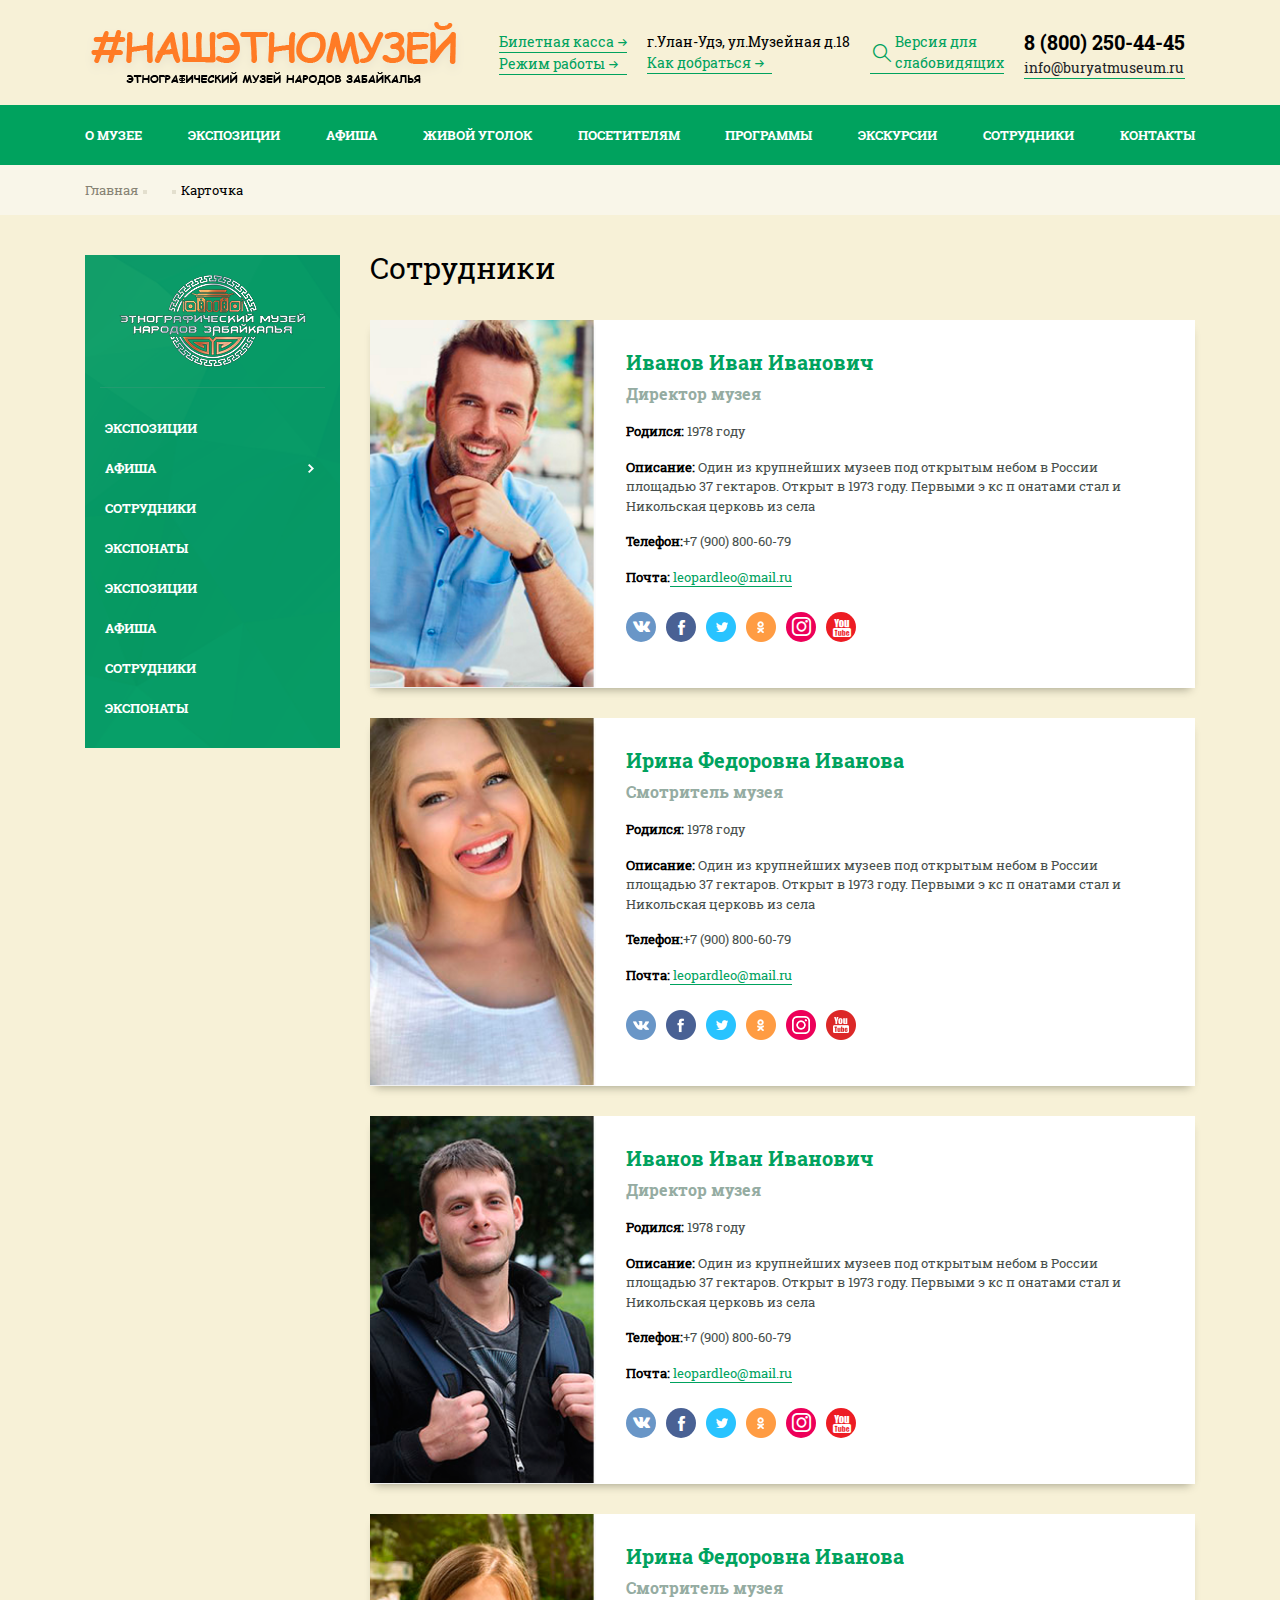
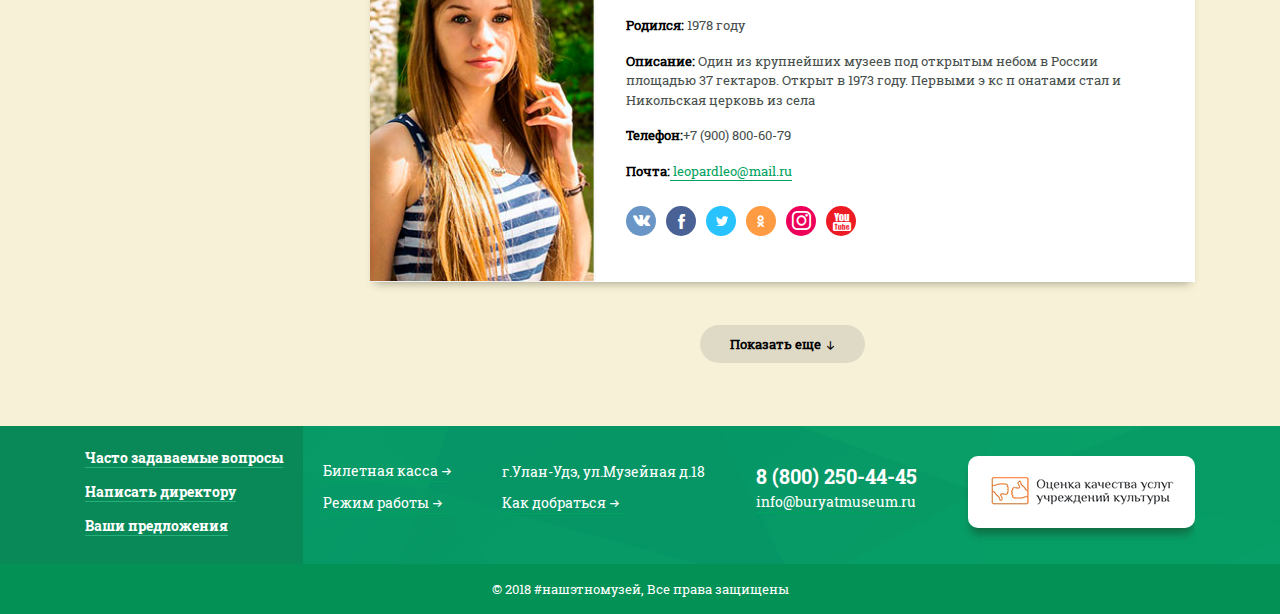
<file: museum/workers.html>
﻿<!DOCTYPE html>
<html>
    <head>
        <meta http-equiv="Content-Type" content="text/html; charset=utf-8">
        <meta name="viewport" content="width=device-width, initial-scale=1">
        <title>Этномузей</title>
        <link rel="stylesheet" type="text/css" href="css/bootstrap.css" >
        <link rel="stylesheet" type="text/css" href="css/bootstrap-grid.css" >
        <link rel="stylesheet" type="text/css" href="css/bootstrap-reboot.css" >
        <link rel="stylesheet" type="text/css" href="css/owl.carousel.css" >
        <link rel="stylesheet" type="text/css" href="css/owl.theme.default.css" >
		<link rel="stylesheet" type="text/css" href="css/jquery-ui.css" >
		<link rel="stylesheet" type="text/css" href="img/fontello/css/fontello.css" >
		<link rel="stylesheet" type="text/css" href="css/style.css" >
    </head>
    <body>  
    	<div class="container">    		
	    	<header class="wrapper__header">
	    		<div class="wrapper__header-slogan">
	    			<a href="index.html"><img src="./img/slogan.png"></a>
	    		</div>
	    		<div class="wrapper__header-info">
	    			<a class="wrapper__header-text">Билетная касса<span class="icon-shape-1"></span></a>
	    			<a class="wrapper__header-text">Режим работы<span class="icon-shape-1"></span></a>    				    			
	    		</div>	
	    		<div class="wrapper__header-info">
	    			<p>г.Улан-Удэ, ул.Музейная д.18</p>
	    			<a class="wrapper__header-text" style="width: 125px;">Как добраться<span class="icon-shape-1"></span></a>    				    			
	    		</div>	
	    		<div class="wrapper__header-info">   			
	    			<a class="wrapper__header-text wrapper__header-text-mod"><span class="icon-forma-1"></span>Версия для<br>слабовидящих</a>    				    			
	    		</div>	
	    		<div class="wrapper__header-info wrapper__header-link">   			
	    			<a href="tel:+78002504445" class="wrapper__header-tel d-sm-none d-md-block">8 (800) 250-44-45</a>
	    			<a href="tel:+78002504445" class="wrapper__header-tel d-none d-sm-block d-md-none"><img src="./img/icon/tel.png"></a>    				    			
	    			<a class="wrapper__header-mail d-sm-none d-md-block">info@buryatmuseum.ru</a>    				    			
	    			<a href="mailto:info@buryatmuseum.ru" class="wrapper__header-mail d-none d-sm-block d-md-none"><img src="./img/icon/mail.png"></a>    				   
	    		</div>	    		
	    	</header>
	    </div>	
	    	<nav class="menu">
	    		<div class="menuBurger">	    			
	    			<img src="./img/icon/burger.png">
	    		</div>
		    	<div class="container">	
		    		<ul class="menu__ul">
			    			<li>
			    				<a href="#" class="menu__ul-href">О музее</a>
			    			</li>
			    			<li>
			    				<a href="animal.html" class="menu__ul-href">Экспозиции</a>
			    			</li>
			    			<li>
			    				<a href="poster.html" class="menu__ul-href">Афиша</a>
			    			</li>
			    			<li>
			    				<a href="catalog.html" class="menu__ul-href">Живой уголок</a>
			    			</li>
			    			<li>
			    				<a href="#" class="menu__ul-href">Посетителям</a>
			    			</li>
			    			<li>
			    				<a href="program.html" class="menu__ul-href">Программы</a>
			    			</li>
			    			<li>
			    				<a href="#" class="menu__ul-href">Экскурсии</a>
			    			</li>
			    			<li>
			    				<a href="workers.html" class="menu__ul-href">Сотрудники</a>
			    			</li>
			    			<li>
			    				<a href="#" class="menu__ul-href">Контакты</a>
			    			</li>
			    		</ul>	
		    	</div>	
	    	</nav>
	    <div class="menu__page">				    	
	    	<div class="container">
	    		<ul class="menu__page-ul">
	    			<li class="menu__page-li">
	    				<a class="menu__page-href" href="#">Главная<span class="icon-square"></span></a>
	    			</li>
	    			<li>
	    				<a class="menu__page-href menu__page-href-mod" href="#"><span class="icon-square"></span>Карточка</a>
	    			</li>
	    		</ul>
	    	</div>
	    </div>	
		<div class="container">
			<div class="row">
				<div class="col-lg-3 col-md-12 col-sm-12 col-xs-12">
					<div class="sidebar">
						<div class="sidebar__logo">
		               		<img src="./img/logo.png" alt="">  
			 			</div>
			 			<hr>
			 			<div class="sidebar__menu">
			 				<ul class="menu__lv1">
			 					<li class="sidebar__menu-li">
			 						<a class="sidebar__menu-href" href="#">Экспозиции</a>
			 					</li>
			 					<li class="sidebar__menu-li">			 						
			 						<a class="sidebar__menu-href" href="#">Афиша<span class="icon-shape-2"></span></a>			 									 						
			 						<ul class="sidebar__submenu menu__lv2">
			 							<li>
			 								<a class="sidebar__menu-href sidebar__submenu-href"  href="#">Афиша</a>
			 							</li>
			 							<li>
			 								<a class="sidebar__menu-href sidebar__submenu-href" href="#">Еще пункт меню<span class="icon-shape-2"></span></a>
			 								<ul class="sidebar__submenu-mod menu__lv3">
					 							<li>
					 								<a class="sidebar__menu-href sidebar__submenu-href"  href="#">Афиша</a>
					 							</li>
					 							<li>
					 								<a class="sidebar__menu-href sidebar__submenu-href" href="#">Еще пункт меню</a>
					 							</li>
					 						</ul>	
			 							</li>
			 						</ul>	
			 					</li>				 					
			 					<li class="sidebar__menu-li">
			 						<a class="sidebar__menu-href" href="#">Сотрудники</a>
			 					</li>
			 					<li class="sidebar__menu-li">
			 						<a class="sidebar__menu-href" href="#">Экспонаты</a>
			 					</li>
			 					<li class="sidebar__menu-li">
			 						<a class="sidebar__menu-href" href="#">Экспозиции</a>
			 					</li>
			 					<li class="sidebar__menu-li">
			 						<a class="sidebar__menu-href" href="#">Афиша</a>
			 					</li>
			 					<li class="sidebar__menu-li">
			 						<a class="sidebar__menu-href" href="#">Сотрудники</a>
			 					</li>
			 					<li class="sidebar__menu-li">
			 						<a class="sidebar__menu-href" href="#">Экспонаты</a>
			 					</li>		
			 				</ul>
			 			</div>
					</div>
				</div>
				<div class="col-lg-9 col-md-12 col-sm-12 col-xs-12">
					<div class="wrapper__workers-title">
						<h2>Сотрудники</h2>
					</div>
					<div class="wrapper__workers">												
						<div class="wrapper__workers-photo" style="background-image: url(./img/workers1.png);">						
						</div>							
						<div class="wrapper__workers-item">
							<h3> Иванов Иван Иванович</h3>
							<p class="wrapper__workers-item_text">Директор музея</p>
							<p><b>Родился:</b> 1978 году</p>
							<p><b>Описание:</b> Один из крупнейших музеев под открытым небом в России площадью 37 гектаров. Открыт в 1973 году. Первыми э кс п онатами стал и Никольская церковь из села</p>
							<p><b>Телефон:</b>+7 (900) 800-60-79</p>
							<p><b>Почта:</b><a class="wrapper__workers-item_href" href=""> leopardleo@mail.ru</a></p>
							<div class="wrapper__workers-socseti">								
								<ul class="wrapper__workers-socseti__ul">								
									<li class="wrapper__workers-socseti__li"><a class="icons icon-1" href="#"><span class="icon-vk"></span></a></li>
									<li class="wrapper__workers-socseti__li"><a class="icons icon-2" href="#"><span class="icon-facebook"></span></a></li>
									<li class="wrapper__workers-socseti__li"><a href=""><img src="./img/icon/twit.png"></a></li>
									<li class="wrapper__workers-socseti__li"><a href=""><img src="./img/icon/odnok.png"></a></li>
									<li class="wrapper__workers-socseti__li"><a class="icons icon-5" href="#"><span class="icon-insta"></span></a></li>
									<li class="wrapper__workers-socseti__li"><a class="icons icon-6" href="#"><span class="icon-youtub2"></span></a></li>					
								</ul>	
							</div>														
						</div>		
					</div>					
					<div class="wrapper__workers">												
						<div class="wrapper__workers-photo" style="background-image: url(./img/wokers2.jpg);">						
						</div>
						<div class="wrapper__workers-item">
							<h3>Ирина Федоровна Иванова</h3>
							<p class="wrapper__workers-item_text">Смотритель музея</p>
							<p><b>Родился:</b> 1978 году</p>
							<p><b>Описание:</b> Один из крупнейших музеев под открытым небом в России площадью 37 гектаров. Открыт в 1973 году. Первыми э кс п онатами стал и Никольская церковь из села</p>
							<p><b>Телефон:</b>+7 (900) 800-60-79</p>
							<p><b>Почта:</b><a class="wrapper__workers-item_href" href=""> leopardleo@mail.ru</a></p>
							<div class="wrapper__workers-socseti">
								<ul class="wrapper__workers-socseti__ul">
									<li class="wrapper__workers-socseti__li">
										<a href="">
											<img src="./img/icon/vklogo.png">
										</a>
									</li>
									<li class="wrapper__workers-socseti__li">
										<a href="">
											<img src="./img/icon/faceb.png">
										</a>
									</li>
									<li class="wrapper__workers-socseti__li">
										<a href="">
											<img src="./img/icon/twit.png">
										</a>
									</li>
									<li class="wrapper__workers-socseti__li">
										<a href="">
											<img src="./img/icon/odnok.png">
										</a>
									</li>
									<li class="wrapper__workers-socseti__li">
										<a href="">
											<img src="./img/icon/insta1.png">
										</a>
									</li>
									<li class="wrapper__workers-socseti__li">
										<a href="">
											<img src="./img/icon/youtb.png">
										</a>
									</li>
								</ul>
							</div>							
						</div>
					</div>	
					<div class="wrapper__workers">												
						<div class="wrapper__workers-photo" style="background-image: url(./img/workers3.jpg);">							
						</div>
						<div class="wrapper__workers-item">
							<h3> Иванов Иван Иванович</h3>
							<p class="wrapper__workers-item_text">Директор музея</p>
							<p><b>Родился:</b> 1978 году</p>
							<p><b>Описание:</b> Один из крупнейших музеев под открытым небом в России площадью 37 гектаров. Открыт в 1973 году. Первыми э кс п онатами стал и Никольская церковь из села</p>
							<p><b>Телефон:</b>+7 (900) 800-60-79</p>
							<p><b>Почта:</b><a class="wrapper__workers-item_href" href=""> leopardleo@mail.ru</a></p>
							<div class="wrapper__workers-socseti">
								<ul class="wrapper__workers-socseti__ul">								
									<li class="wrapper__workers-socseti__li"><a class="icons icon-1" href="#"><span class="icon-vk"></span></a></li>
									<li class="wrapper__workers-socseti__li"><a class="icons icon-2" href="#"><span class="icon-facebook"></span></a></li>
									<li class="wrapper__workers-socseti__li"><a href=""><img src="./img/icon/twit.png"></a></li>
									<li class="wrapper__workers-socseti__li"><a href=""><img src="./img/icon/odnok.png"></a></li>
									<li class="wrapper__workers-socseti__li"><a class="icons icon-5" href="#"><span class="icon-insta"></span></a></li>
									<li class="wrapper__workers-socseti__li"><a class="icons icon-6" href="#"><span class="icon-youtub2"></span></a></li>					
								</ul>	
							</div>							
						</div>
					</div>	
					<div class="wrapper__workers">												
						<div class="wrapper__workers-photo" style="background-image: url(./img/workers4.jpg);">						
						</div>
						<div class="wrapper__workers-item">
							<h3>Ирина Федоровна Иванова</h3>
							<p class="wrapper__workers-item_text">Смотритель музея</p>
							<p><b>Родился:</b> 1978 году</p>
							<p><b>Описание:</b> Один из крупнейших музеев под открытым небом в России площадью 37 гектаров. Открыт в 1973 году. Первыми э кс п онатами стал и Никольская церковь из села</p>
							<p><b>Телефон:</b>+7 (900) 800-60-79</p>
							<p><b>Почта:</b><a class="wrapper__workers-item_href" href=""> leopardleo@mail.ru</a></p>
							<div class="wrapper__workers-socseti">
								<ul class="wrapper__workers-socseti__ul">								
									<li class="wrapper__workers-socseti__li"><a class="icons icon-1" href="#"><span class="icon-vk"></span></a></li>
									<li class="wrapper__workers-socseti__li"><a class="icons icon-2" href="#"><span class="icon-facebook"></span></a></li>
									<li class="wrapper__workers-socseti__li"><a href=""><img src="./img/icon/twit.png"></a></li>
									<li class="wrapper__workers-socseti__li"><a href=""><img src="./img/icon/odnok.png"></a></li>
									<li class="wrapper__workers-socseti__li"><a class="icons icon-5" href="#"><span class="icon-insta"></span></a></li>
									<li class="wrapper__workers-socseti__li"><a class="icons icon-6" href="#"><span class="icon-youtub2"></span></a></li>					
								</ul>	
							</div>							
						</div>
					</div>	
					<div class="wrapper__show">
						<a class="wrapper__show-href" href="#">Показать еще<span class="icon-shape-1"></span></a>    				    							
					</div>	
				</div>							
			</div>			
		</div>
		<footer class="wrapper__footer">
			<div class="container">
				<div class="wrapper__footer-faq">
					<ul class="wrapper__footer-ul">
						<li class="wrapper__footer-li">
							<a class="wrapper__footer-href" href="#">Часто задаваемые вопросы</a>
						</li>
						<li class="wrapper__footer-li">
							<a class="wrapper__footer-href" href="#">Написать директору</a>
						</li>
						<li class="wrapper__footer-li">
							<a class="wrapper__footer-href" href="#">Ваши предложения</a>
						</li>
					</ul>
				</div>	
			 	<div class="wrapper__footer-mod">					
					<div class="wrapper__header-info">
		    			<a class="wrapper__header-text wrapper__footer-text">Билетная касса<span class="icon-shape-1"></span></a>
		    			<a class="wrapper__header-text wrapper__footer-text">Режим работы<span class="icon-shape-1"></span></a>    				    			
		    		</div>	
		    		<div class="wrapper__header-info">
		    			<p class="wrapper__header-text wrapper__footer-text" style="border-bottom: none;">г.Улан-Удэ, ул.Музейная д.18</p>
		    			<a class="wrapper__header-text wrapper__footer-text" style="width: 125px;">Как добраться<span class="icon-shape-1"></span></a>    				    			
		    		</div>		    		
		    		<div class="wrapper__header-info wrapper__header-link">   			
		    			<a href="tel:+78002504445" class="wrapper__header-tel">8 (800) 250-44-45</a>    				    			
		    			<a class="wrapper__header-mail">info@buryatmuseum.ru</a>    				    			
		    		</div>	    
		    		<div class="wrapper__footer-mod-img">
		    			<a href="#"><img src="./img/ocenka.png"></a>
		    		</div>
	    		</div>	  		
			</div>
			<div class="wrapper__footer-end">
	    			© 2018 #нашэтномузей, Все права защищены
	    	</div>										
		</footer>
		<script src="./js/jquery-3.1.1.min.js"></script>	
		<script src="./js/bootstrap.js"></script>		
		<script src="./js/owl.carousel.js"></script>
		<script src="./js/jquery-ui.js"></script>
		<script src="./js/js.js"></script>	
    </body>
</html>
</file>
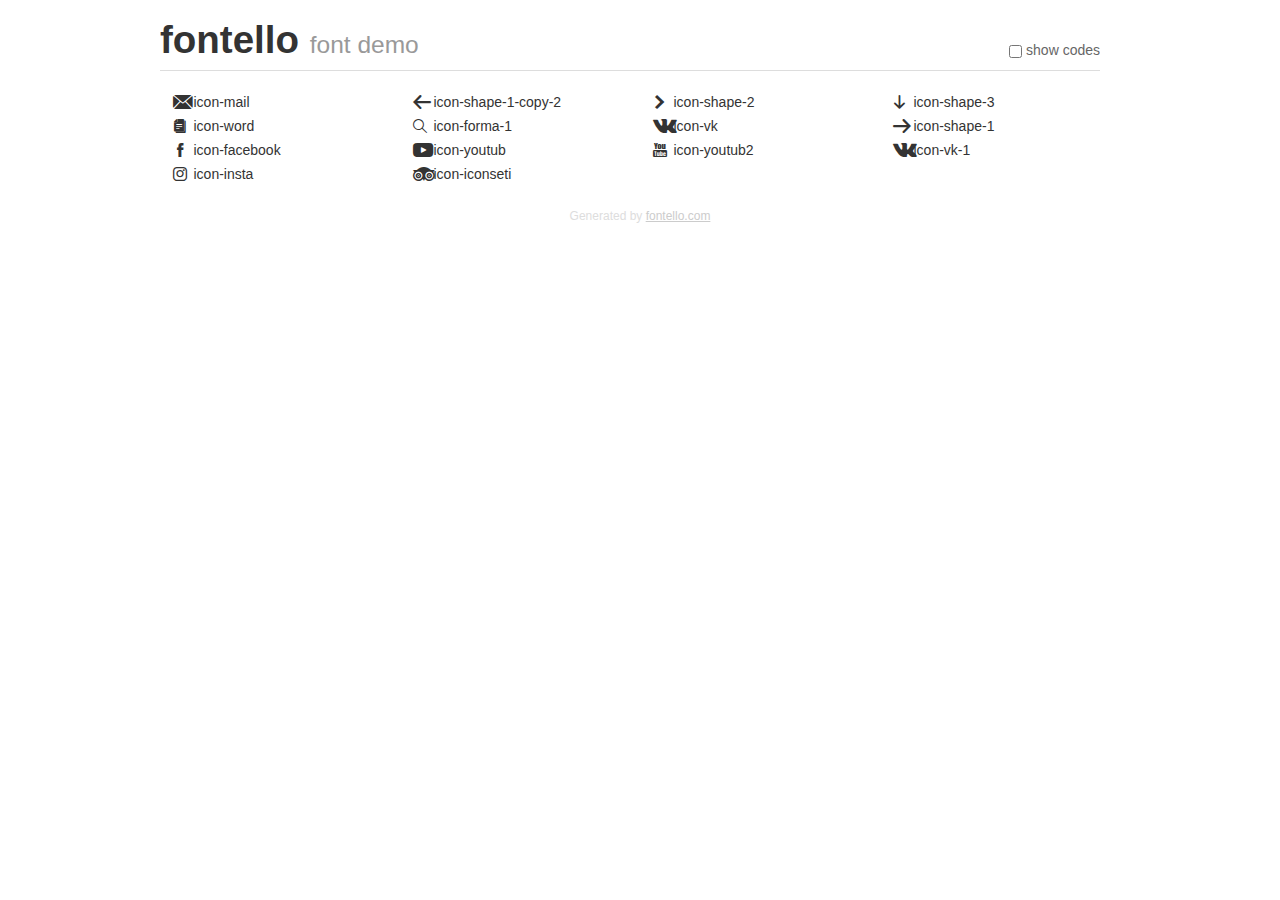
<file: museum/img/fontello/demo.html>
<!DOCTYPE html>
<html>
  <head><!--[if lt IE 9]><script language="javascript" type="text/javascript" src="//html5shim.googlecode.com/svn/trunk/html5.js"></script><![endif]-->
    <meta charset="UTF-8"><style>/*
 * Bootstrap v2.2.1
 *
 * Copyright 2012 Twitter, Inc
 * Licensed under the Apache License v2.0
 * http://www.apache.org/licenses/LICENSE-2.0
 *
 * Designed and built with all the love in the world @twitter by @mdo and @fat.
 */
.clearfix {
  *zoom: 1;
}
.clearfix:before,
.clearfix:after {
  display: table;
  content: "";
  line-height: 0;
}
.clearfix:after {
  clear: both;
}
html {
  font-size: 100%;
  -webkit-text-size-adjust: 100%;
  -ms-text-size-adjust: 100%;
}
a:focus {
  outline: thin dotted #333;
  outline: 5px auto -webkit-focus-ring-color;
  outline-offset: -2px;
}
a:hover,
a:active {
  outline: 0;
}
button,
input,
select,
textarea {
  margin: 0;
  font-size: 100%;
  vertical-align: middle;
}
button,
input {
  *overflow: visible;
  line-height: normal;
}
button::-moz-focus-inner,
input::-moz-focus-inner {
  padding: 0;
  border: 0;
}
body {
  margin: 0;
  font-family: "Helvetica Neue", Helvetica, Arial, sans-serif;
  font-size: 14px;
  line-height: 20px;
  color: #333;
  background-color: #fff;
}
a {
  color: #08c;
  text-decoration: none;
}
a:hover {
  color: #005580;
  text-decoration: underline;
}
.row {
  margin-left: -20px;
  *zoom: 1;
}
.row:before,
.row:after {
  display: table;
  content: "";
  line-height: 0;
}
.row:after {
  clear: both;
}
[class*="span"] {
  float: left;
  min-height: 1px;
  margin-left: 20px;
}
.container,
.navbar-static-top .container,
.navbar-fixed-top .container,
.navbar-fixed-bottom .container {
  width: 940px;
}
.span12 {
  width: 940px;
}
.span11 {
  width: 860px;
}
.span10 {
  width: 780px;
}
.span9 {
  width: 700px;
}
.span8 {
  width: 620px;
}
.span7 {
  width: 540px;
}
.span6 {
  width: 460px;
}
.span5 {
  width: 380px;
}
.span4 {
  width: 300px;
}
.span3 {
  width: 220px;
}
.span2 {
  width: 140px;
}
.span1 {
  width: 60px;
}
[class*="span"].pull-right,
.row-fluid [class*="span"].pull-right {
  float: right;
}
.container {
  margin-right: auto;
  margin-left: auto;
  *zoom: 1;
}
.container:before,
.container:after {
  display: table;
  content: "";
  line-height: 0;
}
.container:after {
  clear: both;
}
p {
  margin: 0 0 10px;
}
.lead {
  margin-bottom: 20px;
  font-size: 21px;
  font-weight: 200;
  line-height: 30px;
}
small {
  font-size: 85%;
}
h1 {
  margin: 10px 0;
  font-family: inherit;
  font-weight: bold;
  line-height: 20px;
  color: inherit;
  text-rendering: optimizelegibility;
}
h1 small {
  font-weight: normal;
  line-height: 1;
  color: #999;
}
h1 {
  line-height: 40px;
}
h1 {
  font-size: 38.5px;
}
h1 small {
  font-size: 24.5px;
}
body {
  margin-top: 90px;
}
.header {
  position: fixed;
  top: 0;
  left: 50%;
  margin-left: -480px;
  background-color: #fff;
  border-bottom: 1px solid #ddd;
  padding-top: 10px;
  z-index: 10;
}
.footer {
  color: #ddd;
  font-size: 12px;
  text-align: center;
  margin-top: 20px;
}
.footer a {
  color: #ccc;
  text-decoration: underline;
}
.the-icons {
  font-size: 14px;
  line-height: 24px;
}
.switch {
  position: absolute;
  right: 0;
  bottom: 10px;
  color: #666;
}
.switch input {
  margin-right: 0.3em;
}
.codesOn .i-name {
  display: none;
}
.codesOn .i-code {
  display: inline;
}
.i-code {
  display: none;
}
@font-face {
      font-family: 'fontello';
      src: url('./font/fontello.eot?79418227');
      src: url('./font/fontello.eot?79418227#iefix') format('embedded-opentype'),
           url('./font/fontello.woff?79418227') format('woff'),
           url('./font/fontello.ttf?79418227') format('truetype'),
           url('./font/fontello.svg?79418227#fontello') format('svg');
      font-weight: normal;
      font-style: normal;
    }
     
     
    .demo-icon
    {
      font-family: "fontello";
      font-style: normal;
      font-weight: normal;
      speak: none;
     
      display: inline-block;
      text-decoration: inherit;
      width: 1em;
      margin-right: .2em;
      text-align: center;
      /* opacity: .8; */
     
      /* For safety - reset parent styles, that can break glyph codes*/
      font-variant: normal;
      text-transform: none;
     
      /* fix buttons height, for twitter bootstrap */
      line-height: 1em;
     
      /* Animation center compensation - margins should be symmetric */
      /* remove if not needed */
      margin-left: .2em;
     
      /* You can be more comfortable with increased icons size */
      /* font-size: 120%; */
     
      /* Font smoothing. That was taken from TWBS */
      -webkit-font-smoothing: antialiased;
      -moz-osx-font-smoothing: grayscale;
     
      /* Uncomment for 3D effect */
      /* text-shadow: 1px 1px 1px rgba(127, 127, 127, 0.3); */
    }
     </style>
    <link rel="stylesheet" href="css/animation.css"><!--[if IE 7]><link rel="stylesheet" href="css/" + font.fontname + "-ie7.css"><![endif]-->
    <script>
      function toggleCodes(on) {
        var obj = document.getElementById('icons');
      
        if (on) {
          obj.className += ' codesOn';
        } else {
          obj.className = obj.className.replace(' codesOn', '');
        }
      }
      
    </script>
  </head>
  <body>
    <div class="container header">
      <h1>fontello <small>font demo</small></h1>
      <label class="switch">
        <input type="checkbox" onclick="toggleCodes(this.checked)">show codes
      </label>
    </div>
    <div class="container" id="icons">
      <div class="row">
        <div class="the-icons span3" title="Code: 0xe800"><i class="demo-icon icon-mail">&#xe800;</i> <span class="i-name">icon-mail</span><span class="i-code">0xe800</span></div>
        <div class="the-icons span3" title="Code: 0xe801"><i class="demo-icon icon-shape-1-copy-2">&#xe801;</i> <span class="i-name">icon-shape-1-copy-2</span><span class="i-code">0xe801</span></div>
        <div class="the-icons span3" title="Code: 0xe802"><i class="demo-icon icon-shape-2">&#xe802;</i> <span class="i-name">icon-shape-2</span><span class="i-code">0xe802</span></div>
        <div class="the-icons span3" title="Code: 0xe803"><i class="demo-icon icon-shape-3">&#xe803;</i> <span class="i-name">icon-shape-3</span><span class="i-code">0xe803</span></div>
      </div>
      <div class="row">
        <div class="the-icons span3" title="Code: 0xe804"><i class="demo-icon icon-word">&#xe804;</i> <span class="i-name">icon-word</span><span class="i-code">0xe804</span></div>
        <div class="the-icons span3" title="Code: 0xe805"><i class="demo-icon icon-forma-1">&#xe805;</i> <span class="i-name">icon-forma-1</span><span class="i-code">0xe805</span></div>
        <div class="the-icons span3" title="Code: 0xe806"><i class="demo-icon icon-vk">&#xe806;</i> <span class="i-name">icon-vk</span><span class="i-code">0xe806</span></div>
        <div class="the-icons span3" title="Code: 0xe807"><i class="demo-icon icon-shape-1">&#xe807;</i> <span class="i-name">icon-shape-1</span><span class="i-code">0xe807</span></div>
      </div>
      <div class="row">
        <div class="the-icons span3" title="Code: 0xe808"><i class="demo-icon icon-facebook">&#xe808;</i> <span class="i-name">icon-facebook</span><span class="i-code">0xe808</span></div>
        <div class="the-icons span3" title="Code: 0xe809"><i class="demo-icon icon-youtub">&#xe809;</i> <span class="i-name">icon-youtub</span><span class="i-code">0xe809</span></div>
        <div class="the-icons span3" title="Code: 0xe80a"><i class="demo-icon icon-youtub2">&#xe80a;</i> <span class="i-name">icon-youtub2</span><span class="i-code">0xe80a</span></div>
        <div class="the-icons span3" title="Code: 0xe80b"><i class="demo-icon icon-vk-1">&#xe80b;</i> <span class="i-name">icon-vk-1</span><span class="i-code">0xe80b</span></div>
      </div>
      <div class="row">
        <div class="the-icons span3" title="Code: 0xe80d"><i class="demo-icon icon-insta">&#xe80d;</i> <span class="i-name">icon-insta</span><span class="i-code">0xe80d</span></div>
        <div class="the-icons span3" title="Code: 0xe80e"><i class="demo-icon icon-iconseti">&#xe80e;</i> <span class="i-name">icon-iconseti</span><span class="i-code">0xe80e</span></div>
      </div>
    </div>
    <div class="container footer">Generated by <a href="http://fontello.com">fontello.com</a></div>
  </body>
</html>
</file>
<file: museum/img/fontello/css/fontello.css>
@font-face {
  font-family: 'fontello';
  src: url('../font/fontello.eot?77293750');
  src: url('../font/fontello.eot?77293750#iefix') format('embedded-opentype'),
       url('../font/fontello.woff2?77293750') format('woff2'),
       url('../font/fontello.woff?77293750') format('woff'),
       url('../font/fontello.ttf?77293750') format('truetype'),
       url('../font/fontello.svg?77293750#fontello') format('svg');
  font-weight: normal;
  font-style: normal;
}
/* Chrome hack: SVG is rendered more smooth in Windozze. 100% magic, uncomment if you need it. */
/* Note, that will break hinting! In other OS-es font will be not as sharp as it could be */
/*
@media screen and (-webkit-min-device-pixel-ratio:0) {
  @font-face {
    font-family: 'fontello';
    src: url('../font/fontello.svg?77293750#fontello') format('svg');
  }
}
*/
 
 [class^="icon-"]:before, [class*=" icon-"]:before {
  font-family: "fontello";
  font-style: normal;
  font-weight: normal;
  speak: none;
 
  display: inline-block;
  text-decoration: inherit;
  width: 1em;
  margin-right: .2em;
  text-align: center;
  /* opacity: .8; */
 
  /* For safety - reset parent styles, that can break glyph codes*/
  font-variant: normal;
  text-transform: none;
 
  /* fix buttons height, for twitter bootstrap */
  line-height: 1em;
 
  /* Animation center compensation - margins should be symmetric */
  /* remove if not needed */
  margin-left: .2em;
 
  /* you can be more comfortable with increased icons size */
  /* font-size: 120%; */
 
  /* Font smoothing. That was taken from TWBS */
  -webkit-font-smoothing: antialiased;
  -moz-osx-font-smoothing: grayscale;
 
  /* Uncomment for 3D effect */
  /* text-shadow: 1px 1px 1px rgba(127, 127, 127, 0.3); */
}
 
.icon-mail:before { content: '\e800'; } /* '' */
.icon-shape-1-copy-2:before { content: '\e801'; } /* '' */
.icon-shape-2:before { content: '\e802'; } /* '' */
.icon-shape-3:before { content: '\e803'; } /* '' */
.icon-word:before { content: '\e804'; } /* '' */
.icon-forma-1:before { content: '\e805'; } /* '' */
.icon-vk:before { content: '\e806'; } /* '' */
.icon-shape-1:before { content: '\e807'; } /* '' */
.icon-facebook:before { content: '\e808'; } /* '' */
.icon-youtub:before { content: '\e809'; } /* '' */
.icon-youtub2:before { content: '\e80a'; } /* '' */
.icon-vk-1:before { content: '\e80b'; } /* '' */
.icon-insta:before { content: '\e80d'; } /* '' */
.icon-iconseti:before { content: '\e80e'; } /* '' */
</file>
<file: museum/css/style.css>
body {
	margin: 0;
	background-color: #f7f1d7; 
}


@font-face{
	font-family: RobotoSlab Light; /* Гарнитура шрифта */
    src: url(../font/RobotoSlab-Light.ttf); /* Путь к файлу со шрифтом */
}

@font-face{
	font-family: RobotoSlab Bold; /* Гарнитура шрифта */
    src: url(../font/RobotoSlab-Bold.ttf); /* Путь к файлу со шрифтом */
}

@font-face{
	font-family: RobotoSlab Regular; /* Гарнитура шрифта */
    src: url(../font/RobotoSlab-Regular.ttf); /* Путь к файлу со шрифтом */
}

@font-face{
	font-family: RobotoSlab Thin; /* Гарнитура шрифта */
    src: url(../font/RobotoSlab-Thinmedium.ttf); /* Путь к файлу со шрифтом */
}

h1,h2,h3,h4,h5,h6{
	font-family: RobotoSlab Bold;
}

a,p{
	font-family: RobotoSlab Regular;	
}

ol,ul{
	list-style: none;	
	padding: 0; 
}

a{
	cursor: pointer;		
}
a:hover{
	text-decoration: none; 
}


button{	
	cursor: pointer;
	border-radius: 20px;
	background-color: #ff7b25;;	
	font-family: RobotoSlab Regular;
	font-size: 13px;
	border: none;
	height: 36px;
	width: 140px;	
	color: #fff;
	box-shadow: 0px 6px 9px -3px rgba(30, 34, 16, 0.39);
}
.container{
	max-width: 1140px;
	min-width: 320px;
}

h2{	
	font-size: 20px;
	line-height: 25px;
	margin: 40px 0 40px 0;  
}

button img{
	width: auto;
}


.clearfix::after{
	content: "";
	display: block;
	clear: both;
}


.menuBurger {
	padding: 10px 15px;
	display: none;      /* кнопка гамбургер скрыта */
	cursor: pointer;
}

.icon-shape-1{
	font-size: 7px;
	vertical-align: middle;
}
  
/*шапка*/

.wrapper__header{
	padding: 20px 0 20px 0; 
	display: flex;
	align-items: center;
}

.wrapper__header-slogan{
	margin-right: 35px;
}

.wrapper__header-info .wrapper__header-text{
	color: #00a25e !important;
	font-size: 14px;	
	border-bottom: 1px solid #00a25e;
}

.wrapper__header-info .wrapper__header-text:hover{
	border-bottom: none;
	transition: 5s;
}

.wrapper__header-info{
	display: flex;
	flex-direction: column;
	margin-right: 20px;
}

.wrapper__header-text .icon-shape-1{
	font-size: 7px;
	text-align: center;
	vertical-align: middle;
	margin-left: 3px;
}
.wrapper__header-text .icon-forma-1{
	font-size: 18px;
}
.wrapper__header-text-mod{
	display: flex;
	align-items: center;
}	

.wrapper__header-info p{
	color: #000;
	font-size: 14px;
	margin-bottom: 0;
}

.wrapper__header-link{
	margin-right: 0
}

.wrapper__header-tel{
	font-family: RobotoSlab Bold;
	color: #000;
	font-size: 20px;
	margin-bottom: 0;
}

.wrapper__header-tel:hover{
	color: #00a25e;
	transition: 5s;
}

.wrapper__header-mail{
	color: #000;
	font-size: 14px;	
	border-bottom: 1px solid #00a25e;
}

.wrapper__header-mail:hover{
	color: #00a25e !important;
	transition: 5s;
}

.menu{
	height: 60px;
	line-height: 60px;
	background-color: #00a25e;
}

.menuToggle{
	color: #fff;
    padding: 10px 15px;
    cursor: pointer;
    display: none;
}

.menu__ul{
	display: flex;
	justify-content: space-between;		
	padding-left: 0;
}

.menu__ul-href{
	color: #fff;
	text-transform: uppercase;
	font-size: 13px;
	font-family: RobotoSlab Bold;
	display: inline-block;    
    line-height: 60px;
    text-decoration:none;
    cursor: pointer;
    position: relative;
}

.menu__ul-href:hover{
	color: #fff568;
	text-decoration: none; 	
}

/*делают подсвечивания над текстом*/
.menu__ul-href:before {
    display: block;
    position: absolute;
    content: "";
    height: 2px;
    width: 0;
    background: #fff568;
    transition: width 0.3s ease-in-out, left 0.3s ease-in-out;
    left: 50%;
    top: -2px;
}
.menu__ul-href:after {
    display: block;
    position: absolute;
    content: "";
    height: 2px;
    width: 0;
    background-color: #fff568;
    transition: width 0.3s ease-in-out;
    left: 50%;
    top: -2px;
}

.menu__ul-href:hover:before {
    width: 50%;
    left: 0;    
}
.menu__ul-href:hover:after {
    width: 50%;    
}

.promo-wrapper {
	display: flex;
	align-items: flex-start;
}

.promo-wrapper .carousel {
	width: 750px;
	background: none;
	height: 100%;
	position: relative;
}

.about__scrollbanner{
	text-align: center;
	margin-bottom: 20px;
}

.about__text{
	overflow: hidden;
	height: 180px;
	margin-bottom: 20px;
	color: #fff;
}

.about__text-title{
	font-size: 16px;
	line-height: 25px;
}

.about__text-p{
	font-size: 14px;
	line-height: 22px;
}

.about__button{
	display: inline;
	color: #fff;
	background-color: #ff7b25;;	
	font-family: RobotoSlab Regular;
	font-size: 13px;
	border: none;
	border-radius: 20px;
	padding: 10px 30px;
}

.about__button:hover{
	background-color: #00a25e;
	text-decoration: none;
	color: #fff;
	transition: 5s;
}

.promo-wrapper .carousel .item {
	height: 400px;
	background-repeat: no-repeat;
	background-size: cover;
	background-position: center;
}

.promo-wrapper .carousel__textphoto {
	width: 100%;
	padding: 80px 30px 40px 30px;
	background: linear-gradient(180deg, rgba(255,255,255,0.05) 5%, rgba(0,0,0,0.06) 10%, rgba(2, 2, 2, 0.7) 90%);
	left: 0;
	bottom: 0;
	margin: 0;
}

 /*стили счетчика карусели*/
.carousel-counter {
	position: absolute;
	bottom: 30px;
	right: 63px;
	z-index: 10;
	border: 2px solid #fff;
	border-radius: 50%;
	width: 40px;
	height: 40px;
	display: flex;
	align-items: center;
	justify-content: center;
	color: #fff;
	font-size: 14px;
	font-family: RobotoSlab Bold;
}

.carousel-counter span{
	color: #11925c;
}

.promo-wrapper .about {
	background: url(../img/green.png);  
	width: 390px;
	height: 400px;	
	padding: 20px;
}

.carousel{
	overflow: hidden;
	background-color: #08a068;
	position: relative;		
}

.carousel__scrollbanner{
	background: url(../img/logo.png) no-repeat; 

}

.carousel__textphoto{
	font-size: 18px;
	line-height: 25px;
	color: #fff;
	position: absolute;	
	bottom: 18px;
	left: 62px;		
}

.scrollbanner h5{
	font-size: 16px;
	line-height: 25px;
	color: #fff;
}

.scrollbanner p{
	font-size: 14px;
	line-height: 22px;
	color: #fff;			
}

.carousel .owl-carousel .owl-dots {
	display: none;
}
.carousel .owl-theme .owl-nav {
	background:	none; 
	position: absolute;
	bottom: 27px;
	right: 18px;
	width: 130px;
	display: flex;
	justify-content: space-between;
}

.carousel .owl-carousel .owl-nav .owl-prev {
	width: 30px;
	height: 30px;	
	font-size: 0;
	background: none;
	transform: rotate(180deg);
	padding-top: 5px;
}

.owl-carousel .owl-nav .owl-prev:before { 
	content: '\e807'; 
	font-size: 14px;
	color: #000;
	font-family: 'fontello';	
	color: #11925c;
}

.owl-carousel .owl-nav .owl-next:before { 
	content: '\e807'; 
	font-size: 14px;
	color: #000;
	font-family: 'fontello';	
	color: #fff;
}

.carousel .owl-carousel .owl-nav .owl-next {
	width: 30px;
	height: 30px;	
	font-size: 0;
	background: none;
	padding-top: 2px;
}

.wrapper__title h2{
	font-family: RobotoSlab Regular;
	font-size: 30px;
}

.carousel__h2 h2{
	font-size: 30px;
}

.wrapper{
	position: relative;  
	overflow: hidden;	
	width: 100%;
	background-size: cover;	
	margin-bottom: 40px;	
}

.wrapper__scrollbanner{
	position: relative;
	width: 263px;
	background-size: cover;
	background-color: #fff;	
	padding-bottom: 20px;
	overflow: hidden;
}

.wrapper__scrollbanner:hover{
	box-shadow: 0px 6px 9px -3px rgba(30, 34, 16, 0.39);		
}	

.wrapper__scrollbanner-href{
	position: absolute;
    top: 163px;
    right: 20px;
    z-index: 1;
    height: 23px;
    line-height: 23px;
    background-color: #ff7b25;        
    text-align: center;
    font-family: RobotoSlab Bold;
    font-size: 10px;
    color: #fff;
    text-transform: uppercase;
    padding: 0 10px;
}

.wrapper__scrollbanner-text{
	padding: 20px;	
	height: 144px;
	overflow: hidden;
	margin-bottom: 20px;    
}

.wrapper__scrollbanner-text-href{
	color: #000000;
	font-family: RobotoSlab Bold;
}

.wrapper__scrollbanner h4 .wrapper__scrollbanner-text-href:hover{
	color: #00a25e;
	transition: 5s;
}

.p-text .wrapper__scrollbanner-text-href{
	color: #474f4c;
	font-family: RobotoSlab Regular;
}

.wrapper__scrollbanner-text h4{
	font-size: 14px;
	line-height: 22px;	
	margin-bottom: 20px;
}

/*.wrapper__scrollbanner-text h4:hover{
	color: #55c194;
	transition: 5s;
}*/

.wrapper__scrollbanner-text p{
	font-size: 13px;		
	color: #333333;
	margin-bottom: 10px;	
}

.wrapper__scrollbanner-img{
	margin-bottom: 5px;	
}

.wrapper__scrollbanner button{
	position: relative;
	width: 140px;	
	margin-left: 20px;			
}

.wrapper__scrollbanner button:hover{
	background-color: #00a25e;
	transition: 5s;
}

.wrapper__scrollbanner button a{
	font-family: RobotoSlab Regular;
	font-size: 13px;
	color: #fff;	
}

.wrapper__scrollbanner button img{
	position: absolute;
    right: 24px;
    top: 45%;
}

.wrapper .owl-carousel .owl-nav {
	position: absolute;
	top: -85px;
	right: 0;
}

.wrapper .owl-carousel .owl-nav .owl-prev {
	width: 40px;
	height: 40px;	
	font-size: 0;
	transform: rotate(180deg);
	border-radius: 50%;
	background-color: #00a25e;
}

.wrapper .owl-carousel .owl-nav .owl-next {
	width: 40px;
	height: 40px;	
	font-size: 0;
	border-radius: 50%;
	background-color: #dfdac6;
}

.wrapper .owl-carousel .owl-nav .owl-prev:before { 
	content: '\e807'; 
	font-size: 14px;
	color: #fff;
	font-family: 'fontello';		
	line-height: 30px;	
}

.wrapper .owl-carousel .owl-nav .owl-next:before { 
	content: '\e807'; 
	font-size: 14px;
	color: #000;
	font-family: 'fontello';		
	line-height: 30px;
}

.owl-carousel .owl-item img{
	width: auto;
}

.wrapper .owl-carousel .owl-dots {
	display: none;
}

.owl-car2{
	margin-bottom: 20px;
}

.wrapper__button{	
	background-color: #ded9c5;		 	
}

.wrapper__button-m{
	text-align: center; 	
}

.wrapper__button-m .wrapper__button{
	color: #000000;
	box-shadow: none;
	width: auto;
	padding: 10px 20px;
	font-weight: 600;
} 

.wrapper__button-m .wrapper__button:hover{
	background-color: #00a25e;
	transition: 5s;
	color: #fff;
}

.promo{
	margin-bottom: 20px;
}

.promo__socseti{
	background-color: #079964;
	padding: 20px; 
}

.promo__socseti-item{
	overflow: hidden;	
}

.promo__socseti-item img{
	float: left;
	margin-right: 10px;
}

.promo__socseti-item-text{
	font-size: 14px;		
	margin-top: 10px;	
}

.promo__socseti-item-text a{
	text-decoration: none;
	color: #fff;
}

.promo__socseti hr{
	background-color: #26ae7d;
	margin:0;
}

.promo__socseti span{
	font-size: 12px;
	color: #93e4c7;
	font-family: RobotoSlab Regular;
}

.promo__socseti ul{
	margin-top: 10px;	
	margin-left: -10px;
	margin-bottom: 20px;
	padding: 0px;
}

.promo__socseti li{
	display: inline-block;	
	margin-left: 10px;
	margin-bottom: 16px;
	border-bottom: none;
	width: 50px;
	height: 50px;
}

.promo__socseti-button{
	width: auto;
	height: 40px;
	background-color: #ff7b25;
	border-radius: 20px;
}

.promo__socseti-button .icon-vk{
	color: #fff;
	margin-right: 8px;	
	font-size: 13px;
}

.promo__socseti-button .icon-shape-1{
	color: #fff;
	font-size: 7px;
}

.promo__socseti-button:hover{
	background-color: #00a25e;
	color: #fff;
	transition: 5s;
}	

.promo__socseti-button a{
	color: #fff;
	padding: 0px 43px;
}

.promo__wrapper{
	position: relative;
	background: url(../img/oldmen.png) no-repeat;	
	height: 453px;
	background-size: cover;	
	/* переносим текст вниз блока*/
	display: flex; 
	align-items: flex-end;
	padding: 0 0 28px 20px;
}

.promo__wrapper p{
	font-size: 16px;
	line-height: 22px;
	color: #fff;
	font-family: RobotoSlab Regular;
	margin-bottom: 0;
	padding-right: 20px;	
}

.promo__wrapper-text-p{
	background: linear-gradient(-180deg,rgba(0,0,0,0) -3%,rgba(2, 2, 2, 0.8) 110%);
	width: 99%;
	bottom: 8px;
	position: absolute;
	left: 3px;
	padding: 80px 20px 20px 20px;
}

.promo__wrapper__animal{
	background: url(../img/beer.png) no-repeat;
	height: 200px;
	margin-bottom: 42px;	
	position: relative;
}

.promo__wrapper__animal-p{	
	background: linear-gradient(-180deg,rgba(0,0,0,0) -3%,rgba(0,0,0,.8) 90%);
	width: 99%;
	bottom: 0;
	position: absolute;
	left: 4px;
	padding: 20px;	
}

.promo__wrapper__museum{
	position: relative;
	background: url(../img/men.png) no-repeat;
	height: 200px;
}

.promo__wrapper button a{
	color: #fff;
}

.promo__wrapper button{	
	position: absolute;
	right: 30px;
	box-shadow: 0px 6px 9px -3px rgba(30, 34, 16, 0.39);
}

.promo__wrapper button:hover{
	background-color: #00a25e;
	transition: 5s;
}

.info{
	overflow: hidden;
	position: relative;	
}

.info__socseti{	
	padding: 20px;
	background: url(../img/groundseti.png) no-repeat;
	display: flex;
	background-size: cover;
	background-position: center;
}

.info p{
	color: #fff;
	font-size: 20px;
}

.info__text-mod{
	position: absolute;
	top: 0;
	right: 70px;
}

.info ul{
	margin-top: 20px;		
	padding: 0px;
	margin-left: -8px;
}

.info li{
	display: inline-block;		
	margin-bottom: 15px;
	margin-left: 8px;
	border-bottom: none;
}

.info__socseti-icons .icons{
	display: block;
	width: 50px;
	height: 50px;
	border-radius: 50%;
	color: #fff;
	vertical-align: middle;
}

.info__socseti-icons .icon-1{
	background-color: #ed1c24;		
}

.info__socseti-icons .icon-2{
	background-color: #5181b8; 
}

.info__socseti-icons .icon-3{
	background-color: #79b150; 
}

.info__socseti-icons .icon-4{
	background-image: -webkit-linear-gradient( 52deg, rgb(235,191,6) 0%, rgb(245,77,50) 48%, rgb(149,38,159) 100%);
}

.info__socseti .icon-youtub{
	line-height: 50px;
	margin-left: 8px;
	font-size: 20px; 	
	
}

.info__socseti-icons .icon-facebook{	
	line-height: 50px;
	margin-left: 12px;
	font-size: 20px; 
}

.info__socseti-icons .icon-iconseti{	
	line-height: 50px;
	margin-left: 6px;
	font-size: 20px; 
}

.info__socseti-icons .icon-insta{
	line-height: 50px;
	margin-left: 11px;
	font-size: 20px; 
}

.info__socseti-form{
	margin-left: 20px;
}

.info__socseti-form p{
	margin-left: 20px;
}

.info form{
	margin-top: 25px;
}

.info__form{
	float: left;
	margin-right: 15px;
}

.info__form-input{
	width: 270px;
	height: 40px;
	border-radius: 20px;
	font-family: RobotoSlab Regular;
	font-size: 13px;
}

.info__socseti-button{
	width: 200px;
	height: 40px;
	border-radius: 20px;
	font-family: RobotoSlab Regular;
	font-size: 13px;
	background-color: #ff7b25;
	color: #fff;
}

.info__socseti-button:hover{
	background-color: #00a25e;
	color: #fff;
	transition: 5s;
}	

.info__socseti-button a{
	color: #fff;
	padding: 0px 30px;
}

.info .icon-mail{
	font-size: 12px;
	margin-right: 5px;
}	

.info__wrapper{
	background-color: #ffffff;
	overflow: hidden;	
	display: flex;	
	justify-content: center;
	align-items: center;
	padding: 28px;
}

.wrapper__scrollbanner-mod{
	margin-bottom: 30px;
	display: flex;
	height: 195px;
	width: 555px;
	overflow: hidden;
	background-color: #fff;
	box-shadow: 0px 6px 9px -8px rgba(30, 34, 16, 0.39);
}

.wrapper__scrollbanner-mod:hover{
	box-shadow: 0px 6px 9px -3px rgba(30, 34, 16, 0.39);
}	

.wrapper__scrollbanner-mod .wrapper__scrollbanner-href{
	top: 19px;
	left: 175px;
	left: auto;
	right: 20px;
}

.wrapper__scrollbanner-mod .wrapper__scrollbanner-href-mod{
	top: 246px;
	left: 175px;	
}

.wrapper__scrollbanner-mod .wrapper__scrollbanner-img {
	width: 263px;
	height: 195px;
}


.wrapper__scrollbanner-mod img{
	margin-bottom: 0;
}

.wrapper__scrollbanner-mod .wrapper__scrollbanner-text_right{
	width: calc(100% - 263px);
	padding: 20px;
}

.wrapper__scrollbanner-mod .wrapper__scrollbanner-text{
	width: 100%;
	height: 105px;
	overflow: hidden;
	padding: 0;
	margin-bottom: 15px;
}

.wrapper__scrollbanner-mod .wrapper__scrollbanner-text h4{
	margin: 0px 0 20px;
}

.wrapper__scrollbanner-mod .wrapper__scrollbanner-text .p-text{
	margin-bottom: 20px;
}

.wrapper__scrollbanner-mod button:hover{
	background-color: #00a25e;
	transition: 5s;
}

.wrapper__scrollbanner-mod button a{
	color: #fff;
	position: relative;
}

.wrapper__scrollbanner-mod button img{
	position: absolute;
	right: -11px;
	top: 30%;
}

.owl-car3 {
	display: block;
}

.wrapper__scroll {
	position: relative;
	overflow: hidden;
}

.wrapper__scroll h4 .wrapper__scrollbanner-text-href:hover{
	color: #00a25e;
	transition: 5s;
}

.wrapper__scrollbanner-img {
	background-repeat: no-repeat;
	background-size: cover;
	background-position: center;
	position: relative;
	width: 100%;
	height: 190px;
}

.wrapper__scroll .wrapper__scrollbanner {
	height: 420px;
	width: 263px;
	box-shadow: 0px 6px 9px -8px rgba(30, 34, 16, 0.39);
	margin-bottom: 20px;
}

.owl-car3__item {
	display: flex;
	margin-left: -30px;
	margin-bottom: 20px;
}

.owl-car3__item > div {
	margin-left: 30px;
}	

/*подвал*/

.wrapper__footer{
	/*background-color: #098858;*/
	background: url(../img/footer.png);
	background-size: cover;
	background-repeat: no-repeat;
}

.wrapper__footer-mod{
	/*background: url(../img/footer.png);*/
	display: flex;
	align-items: center;
	flex-wrap: wrap;
	justify-content: space-between;
	padding: 30px 0 30px 0; 
	overflow: hidden;
}

.wrapper__footer-faq{
	background-color: #098858;
	float: left;
	padding-top: 20px;	
	margin-left: -130px;
	padding-left: 130px;
	padding-right: 20px;
	margin-right: 20px;
}

.wrapper__footer-li{
	padding-bottom: 10px;
}

.wrapper__footer-href{
	font-family: RobotoSlab Bold;
	color: #fff;
	font-size: 14px;
	border-bottom: 1px solid #26ae7d;	
}

.wrapper__footer-href:hover{
	text-decoration: none;
	border-bottom: none;
	color: #cedf65;
	transition: 5s;
}

.wrapper__footer .wrapper__header-info{
	margin-right: 35px;
}

.wrapper__footer .wrapper__footer-text{
	color: #fff !important;
	margin-bottom: 10px;
	text-decoration-color: #00a25e !important;
}

.wrapper__footer .wrapper__header-link{
	padding-bottom: 10px;
}

.wrapper__footer .wrapper__header-tel{
	color: #fff;	
}

.wrapper__footer .wrapper__header-mail{
	color: #fff !important;	
}

.wrapper__footer-mod-img img{
	box-shadow: 0px 9px 9px -3px rgba(30, 34, 16, 0.39);
	border-radius: 10px;
}

.wrapper__footer-end{
	clear: both;
	background-color: #049156;
	overflow: hidden;
	text-align: center;
	font-size: 13px;
	font-family: RobotoSlab Regular;
	height: 50px;
	line-height: 50px;
	color: #fff;
}

/*страница сотрудники*/

.menu__page{
	height: 50px;
	line-height: 50px;
	background-color: #f9f6e9;
	margin-bottom: 40px;
}

.menu__page-ul{
	display: flex;
	justify-content: flex-start;
}

.menu__page-li{
	margin-right: 15px;
}

.menu__page-href{
	font-size: 13px;
	color: #868273;
}

.menu__page-href .icon-square{
	content: url(../img/icon/square.png);	
	margin: 0 5px;
	vertical-align: middle;
}

.menu__page-href-mod{
	color: #000000;	
}

.menu__page-href:hover{
	color: #53be8c;	
	text-decoration: underline;	
}

.sidebar{	
	padding: 20px 0 20px;
	margin-bottom: 20px;
	background: url(../img/green2.png);
	background-size: cover;
}

.sidebar hr{
	background-color: #26ae7d;
	margin: 20px 15px;
}

.sidebar__logo{
	text-align: center;
}

.sidebar__menu ul{
	margin-bottom: 0;
}

.sidebar__menu-li:hover{
	background-color: #ff7b25;	
}

.sidebar__menu-href{
	position: relative;
	padding: 0 20px;
	display: block;
	color: #fff;
	text-transform: uppercase;
	font-size: 13px;
	font-family: RobotoSlab Bold;
	height: 40px;
	line-height: 40px;
	text-decoration: none;
}

.sidebar__menu-href:hover{
	color: #fff;
	text-decoration: none;	
}

.sidebar__menu-href .icon-shape-2{
	position: absolute;
	top: 0;
	right: 20px;
}

.sidebar__menu-href .icon-shape-2::before{
	content: url(../img/icon/left.png); 	
}

.sidebar__menu-href.active .icon-shape-2 {
	transform: rotate(90deg);		
}

.sidebar__submenu{
	display: none;
	background-color: #078256;	
}

.sidebar__submenu-mod{
	background-color: #087750;
}
/*скрываем подменю*/
.menu__lv2 {
	display: none
}
.menu__lv3{
	display: none;
}
.active {
	display: block;	
}

.menu__lv1 > li > .active + .menu__lv2 {
	display: block;
}

.menu__lv2 > li > .active + .menu__lv3 {
	display: block;
}

.sidebar__menu-href.active{
	background-color: #ff7b25;
}

.sidebar__submenu-href.active{
	background-color: #078256;
}

.sidebar__submenu-href:hover{
	color: #fff568;	
}

.sidebar__submenu-href{
	text-transform: unset;
	font-family: RobotoSlab Regular;	
	padding-left: 35px;
}

.sidebar__submenu-mod .sidebar__submenu-href{
	padding-left: 55px;	
}

.wrapper__workers-title h2{
	font-family: RobotoSlab Regular;
	font-size: 30px;
	color: #000;
	margin: 0 0 40px 0; 
}

.wrapper__workers{
	display: flex;
	background-color: #fff;
	margin-bottom: 30px;
	box-shadow: 0px 6px 9px -5px rgba(30, 34, 16, 0.39);
}

.wrapper__workers-socseti{
	margin-top: 25px;
}

.wrapper__workers-photo{	
	background-repeat: no-repeat;	
	width: 226px;
	background-size: cover;
	background-position: center;	
}

.wrapper__workers-item{
	width: calc(100% - 226px);
	overflow: hidden;
	padding: 30px;
}

.wrapper__workers-item h3{
	font-size: 20px;
	color: #00a25e;
}

.wrapper__workers-item p{
	font-size: 13px;
	color: #474f4c;
}

.wrapper__workers-item .wrapper__workers-item_text{
	color: #95aca2;
	font-size: 16px;
	font-family: RobotoSlab Bold, RobotoSlab Regular;
}

.wrapper__workers-item b{
	color: #000000;
}

.wrapper__workers-item_href{
	color: #00a25e;	
	border-bottom: 1px solid #00a25e;
}

.wrapper__workers-item_href:hover{
	text-decoration: none;
	border-bottom: none;
	color: #00a25e;	
}

.wrapper__workers-socseti__ul{
	display: flex;
	justify-content: flex-start;
}

.wrapper__workers-socseti__li{
	margin-right: 10px;
}

.wrapper__workers-socseti__ul .icons{
	display: block;
	width: 30px;
	height: 30px;
	border-radius: 50%;
	color: #fff;
	vertical-align: middle;	
}

.wrapper__workers-socseti__ul .icon-1{
	background-color: #6996c7;
}

.wrapper__workers-socseti__ul .icon-2{
	background-color: #496194; 
}

.info__socseti-icons .icon-3{
	background-color: #79b150; 
}

.wrapper__workers-socseti__ul .icon-5{
	background-color: #ed0059; 
}

.wrapper__workers-socseti__ul .icon-6{
	background-color: #ed1c24;		
}

.wrapper__workers-socseti__ul .icon-vk{
	line-height: 30px;
	margin-left: 5px;	
	font-size: 10px;
}

.wrapper__workers-socseti__ul .icon-facebook{	
	line-height: 30px;
	margin-left: 5px;	
	font-size: 15px;
}

.wrapper__workers-socseti__ul .icon-insta{
	line-height: 28px;
	margin-left: 2px;
	font-size: 19px;
}

.wrapper__workers-socseti__ul .icon-youtub2{
	line-height: 30px;
	margin-left: 3px;
	font-size: 18px; 	
}

.info__socseti-icons .icon-iconseti{	
	line-height: 50px;
	margin-left: 6px;
	font-size: 20px; 
}

.wrapper__show{
	padding: 20px;
	margin-bottom: 50px;
	text-align: center;
}

.wrapper__show-href{	
	background-color: #dfdac6;
	border-radius: 20px;	
	padding: 10px 30px;
	color: #000 !important;
	font-weight: 600; 	
	font-size: 13px;
	font-family: RobotoSlab Regular;
}

.wrapper__show-href .icon-shape-1{
	margin-left: 5px;
}

.wrapper__show-href .icon-shape-1:before{
	transform: rotate(90deg);
}
.wrapper__show-href:hover{
	background-color: #079c66;
	text-decoration: none;
	transition: 5s;
	color: #fff !important;
}

/*страница О программе*/

.wrapper__about{
	background-color: #fff;
	padding: 30px;
	margin-bottom: 60px;
	box-shadow: 0px 6px 9px -5px rgba(30, 34, 16, 0.39);
}

.wrapper__about h4{
	margin-bottom: 20px;
	color: #000000;
}

.wrapper__about-text{
	overflow: hidden;
	height: 200px;
	margin-bottom: 20px;
}

.wrapper__about-text p{
	font-size: 14px;
	line-height: 22px;
	color: #474f4c;
}

.wrapper__about-button{		
	display: flex;
	border-radius: 0px;
	background-color: transparent;
	font-family: RobotoSlab Bold;
	font-size: 16px;
	border: none;	
	color: #00a25e;
	width: 100%;
	height: 100%;
	text-align: left;
	text-decoration: underline;
	text-decoration-color: #00a25e;
	box-shadow: none;	
}

.wrapper__about-button .icon-word{
	font-size: 20px;
}	

.wrapper__about-load .wrapper__about-button:hover{
	text-decoration: none;
	color: #00a25e;
}

.wrapper__animals{
	display: block;
	background-color: transparent;	
	box-shadow: none;
}

.wrapper__animals .wrapper__workers-photo{
	background-size: contain;
	float: left;
	height: 250px;
	width: 220px;	
}

.wrapper__animals .wrapper__workers-item{
	position: relative;
	width: auto;
	background-color: #fff;	
	box-shadow: 0px 6px 9px -5px rgba(30, 34, 16, 0.39);
}

.wrapper__animals .wrapper__workers-item h3{
	margin-bottom: 40px;
	color: #00a25e;
}

.wrapper__animals .wrapper__workers-item p{
	font-size: 13px;
	color: #474f4c;
}

.wrapper__animals .wrapper__workers-item b{
	color: #000000;
}

.wrapper__animals .wrapper__workers-item strong{
	font-size: 24px;
	font-family: RobotoSlab Bold;
	color: #ed1c24;
}

.wrapper__animals-socseti-mod{
	display: flex;
	justify-content: space-between;
}

.wrapper__animals-href{
	width: 185px;
}

.wrapper__animals-href .about__button{
	padding: 10px 20px; 
	box-shadow: 0px 9px 9px -3px rgba(30, 34, 16, 0.39);
}

.wrapper__animals-href .about__button:hover{
	color: #fff;
	text-decoration: none;
	transition: 5s;
}

.wrapper__animals-search{
	position: absolute;
	top: 19px;
	right: 0px;
	background-color: red;
	padding: 10px 30px;
	color: #fff;
	font-size: 13px;
	line-height: 25px;
	background-color: #ff7b25;
}

/*страница Афиша*/

.wrapper__poster-text{
	width: 100%;
	height: 150px;
}

.wrapper__poster-text-mod{
	font-family: RobotoSlab Bold;
	font-size: 16px;
	line-height: 25px; 		
	color: #000000;
}

.wrapper__poster-text-p{
	font-size: 13px;
	overflow: hidden;
	height: 60px;
	color: #474f4c;
}

.wrapper__poster-href{
	margin-bottom: 15px;
	width: auto;
}

.wrapper__poster-href .about__button{
	padding: 10px 60px; 
	box-shadow: 0px 9px 9px -3px rgba(30, 34, 16, 0.39);
}

/*страница каталог животных*/

.wrapper__catalog-title h2{
	font-family: RobotoSlab Bold;
}

.wrapper__catalog-title-mod{
	margin-top: 30px;
}

.wrapper__catalog-item{
	background-color: #fff;	
	height: 100%;
	box-shadow: 0px 6px 9px -8px rgba(30, 34, 16, 0.39);
}

.wrapper__catalog-item-p{
	color: #474f4c;
}

.wrapper__catalog-photo{
	width: 100%;
	height: 300px;
	background-repeat: no-repeat;
	background-position: center;	
	background-size: cover;
	box-shadow: 0px 6px 9px -4px rgba(30, 34, 16, 0.39);
}

.wrapper__catalog-text{
	padding: 30px;
	height: 300px;
	line-height: 22px;
	font-size: 14px;
	overflow: hidden;
}

.wrapper__catalog .wrapper__box{
	position: relative;
	height: 330px;
	background-size: cover;
	display: flex;
	height: 330px;	
	align-items: center;
	flex-direction: column;
	justify-content: flex-end;
	padding: 30px 10px;
	margin-bottom: 30px;	
}

.wrapper__catalog .wrapper__box-text{
	font-size: 18px;
	font-family: RobotoSlab bold;
	color: #fff;
	margin-bottom: 20px;
	z-index: 1;
}

.wrapper__box .wrapper__show{
	margin: 0;
	padding: 5px 50px 10px 50px;
	background-color: #ff7b25;
	border-radius: 20px;
	box-shadow: 0px 9px 9px -3px rgba(30, 34, 16, 0.39);
	z-index: 1;
}

.wrapper__box .wrapper__show:hover{
	background-color: #00a25e;
	transition: 5s;
}	

.wrapper__box .wrapper__box-href{
	color: #fff;
	font-size: 13px;
	font-family: RobotoSlab Regular;
	text-decoration: none;
}

.wrapper__box-shadow{
	background: linear-gradient(-180deg,rgba(0,0,0,0) -3%,rgba(0,0,0,.8) 110%);
	width: 100%;
	bottom: -16px;
	position: absolute;	
	padding: 70px
}

/*страница о животных*/

.wrapper__animal{
	position: relative;	
}

.wrapper__animal .carousel{
	width: 360px;
	margin-right: 30px;
	box-shadow: 0px 6px 9px -5px rgba(30, 34, 16, 0.39);
}

.wrapper__animal .carousel .item {
	height: 430px;
}	

.wrapper__animal .carousel-counter{
	right: 45%;
}

.wrapper__animal .carousel .owl-theme .owl-nav{
	right: 33%;
	left: 30%;	
	width: auto;
}

.wrapper__animal .carousel .owl-carousel .owl-nav .owl-prev{
	padding-top: 5px;
}

.wrapper__animal .about{
	background: none; 
	background-color: #fff;
	width: 457px;
	height: 100%;
	padding: 30px;
}

.wrapper__animal .about .about__text{
	color: #000;
	height: 100%;
	font-size: 14px;
}

.wrapper__animal .about .about__text h5{
	margin-bottom: 30px;
}

.wrapper__animal .about .about__text-p{
	color: #474f4c;
}

.wrapper__animal .about .about__text-p_mod{
	color: #000000;
	font-size: 16px;
}

.wrapper__animal .about .about__button{
	padding: 10px 30px; 
	box-shadow: 0px 9px 9px -3px rgba(30, 34, 16, 0.39);
}

.wrapper__animal .about .about__button:hover{
	color: #fff;
	text-decoration: none;
	transition: 5s;
}

.wrapper__animal .wrapper__workers-socseti{
	position: absolute;
	bottom: 25px;
}

.wrapper__animal .wrapper__workers-socseti__li:first-child{
	color: #00a25e;
	font-size: 14px;
	font-family: RobotoSlab Bold;
	padding-top: 5px;
}

.animal__text{
	margin-top: 100px;
	margin-bottom: 100px;
}

.animal__text-p{
	font-size: 14px;
	line-height: 22px;
	color: #474f4c;
}

.text__animal{
	display: flex;
}

.animal__text-mod{	
	width: 50%;
}

.text__mod{	
	display: flex;	
	padding: 0 20px 0 40px;
}

.text__mod-ul{ 
	width: 50%;
	list-style: disc;
}

.text__mod-ol{
	width: 50%;
	list-style: decimal;	
}

.text__mod-ul li{
    color: #00a25e; /* Цвет маркеров */
}

.text__mod-ol li{
    color: #00a25e; /* Цвет маркеров */
}

.text__mod-ul li span{
	color: #474f4c;
}

.text__mod-ol li span{
	color: #474f4c;
}

@media screen and (min-width: 1140px){
	.wrapper__scrollbanner-mod{
		display: flex !important;		
	}	
}

@media screen and (max-width: 1020px){
	.wrapper__footer-faq{
		float: none;
		background: none; 		
	}	
}
@media screen and (max-width: 991px){
	.promo__wrapper-mod{
		height: 445px;
	}
	.promo__wrapper-text-p{
		width: 98%;
    	bottom: 0px;
    }	
}

@media screen and (min-width: 960px) and (max-width: 1139px) { 
	.wrapper__header{
		flex-wrap: wrap;		
	}
	.wrapper__header-slogan{
		width: 100%;
		margin-right: 0;
		margin-bottom: 20px;
	}	
	.promo__socseti {    	
    	margin-bottom: 40px;
	}
	.promo__socseti-button a {	    
	    padding: 0px 10px;
	}	
	.info ul{
		text-align: center;
	}
	.info__socseti .icon-youtub{		
		margin-left: -5px;
	}
	.info__socseti-icons .icon-facebook{			
		margin-left: 0px;	
	}
	.info__socseti-icons .icon-iconseti{		
		margin-left: -9px;		
	}
	.info__socseti-icons .icon-insta{	
		margin-left: 0px;		
	}
	.info__socseti-form{
		margin-left: 0px;
	}
	.info__socseti-form p{
		margin-left: 0px;
	}
	.wrapper__scrollbanner-mod{
		display: block;
		height: 420px;
		width: 263px;
	}
	.wrapper__scrollbanner-mod .wrapper__scrollbanner-text_right {
		width: auto;
		padding: 0;
	}
	.wrapper__scrollbanner-mod .wrapper__scrollbanner-text {    
	    height: 140px;    
	    padding: 20px;
	}
	.wrapper__scrollbanner-mod .wrapper__scrollbanner-text_right button{
		margin-left: 20px;
	}
	.wrapper__footer .wrapper__header-info {
		margin-right: 10px;
	}
	/*страница карточка животного*/
	.wrapper__animal .carousel .owl-theme .owl-nav {
	    right: 33%;
	    left: 25%;
	}
}	

/*для основного меню в бургер*/
@media screen and (max-width: 959px){
	.menu__ul {
	    display: none; /* пункты меню скрыты */
	    background: #00a25e;
	    position: absolute;
	    z-index: 2;
	    padding: 0 15px;
	}
	.menuBurger {
		display: inline-block; /* иконка гамбургер видна */
		padding: 0px 15px;
	}
}

@media screen and (min-width: 768px) and (max-width: 959px) {
	.wrapper__header{
		flex-wrap: wrap;		
	}
	.wrapper__header-slogan{
		width: 100%;
		margin-right: 0;
		margin-bottom: 20px;
	}		
	.carousel-counter {
		bottom: 48px;
	}
	.carousel .owl-theme .owl-nav {
		bottom: 45px;
	}
	.wrapper__scrollbanner{
		margin: 0 auto;
	}	
	.promo__socseti {    	
    	margin-bottom: 40px;
	}
	.info ul{
		text-align: center;
	}
	.info__socseti .icon-youtub{		
		margin-left: -5px;
	}
	.info__socseti-icons .icon-facebook{			
		margin-left: 0px;	
	}
	.info__socseti-icons .icon-iconseti{		
		margin-left: -9px;		
	}
	.info__socseti-icons .icon-insta{	
		margin-left: 0px;		
	}
	.info__socseti-form{
		margin-left: 0px;
	}

	.info__socseti-form p{
		margin-left: 0px;
	}
	.promo__wrapper-text-p{
		width: 98%;
    	bottom: 0px;
    }	
	.promo__wrapper__museum {
    	height: 200px;
	}
	.wrapper__scrollbanner-mod{
		display: block;
		height: 420px;
		width: 263px;
	}
	.wrapper__scrollbanner-mod .wrapper__scrollbanner-text_right {
		width: auto;
		padding: 0;
	}
	.wrapper__scrollbanner-mod .wrapper__scrollbanner-text {    
	    height: 140px;    
	    padding: 20px;
	}
	.wrapper__scrollbanner-mod .wrapper__scrollbanner-text_right button{
		margin-left: 20px;
	}
	/*страница Карточка животного*/
	.wrapper__animal .carousel .owl-theme .owl-nav{
		right: 35%;
		left: 30%;
	}
 }

@media screen and (min-width: 576px) and (max-width: 767px) {
	.wrapper__header{
		flex-wrap: wrap;		
	}
	.wrapper__header-slogan{
		width: 100%;
		margin-right: 0;
		margin-bottom: 20px;
	}
	.wrapper__header-info {
    	margin-right: 10px;
	}
	.wrapper__header-tel img{
		width: 30px;
		height: 30px;
	}
	.wrapper__header-mail img{
		width: 30px;
		height: 30px;
	}
	.carousel-counter {
		bottom: 70px;
	}
	.carousel .owl-theme .owl-nav {
		bottom: 66px;
	}
	.about__button{
		padding: 10px 20px; 
	}
	.wrapper__animal .carousel-counter{
		right: 50%;
		bottom: 20px;
	}
	.wrapper__animal .carousel .owl-theme .owl-nav{
		right: 36%;
		left: 20%;	
		bottom: 15px;
		width: auto;
	}
	.wrapper__scrollbanner{
		margin: 0 auto;
	}
	.promo__socseti {    	
    	margin-bottom: 40px;
	}
	.promo__wrapper button{
		width: auto;
		font-size: 10px;
	}
	.promo__wrapper-text-p{
    	background: none;
    }	
	.info ul{
		text-align: center;
	}
	.info__socseti .icon-youtub{		
		margin-left: -5px;
	}
	.info__socseti-icons .icon-facebook{			
		margin-left: 0px;	
	}
	.info__socseti-icons .icon-iconseti{		
		margin-left: -9px;		
	}
	.info__socseti-icons .icon-insta{	
		margin-left: 0px;		
	}
	.info__socseti-form{
		margin-left: 0px;
	}
	.info__socseti-form p{
		margin-left: 0px;
	}	
	.wrapper__scrollbanner-mod{
		display: block;
		height: 420px;
		width: 263px;
	}
	.wrapper__scrollbanner-mod .wrapper__scrollbanner-text_right {
		width: auto;
		padding: 0;
	}
	.wrapper__scrollbanner-mod .wrapper__scrollbanner-text {    
	    height: 140px;    
	    padding: 20px;
	}
	.wrapper__scrollbanner-mod .wrapper__scrollbanner-text_right button{
		margin-left: 20px;
	}
	/*страница О программе*/	
	.wrapper__about{
		margin-bottom: 30px;
	}
	.wrapper__about h4{
		font-size: 20px;
		margin-bottom: 10px;
	}
	.wrapper__about-text{
		height: 185px;
	}
	.wrapper__animals .wrapper__workers-photo{
		float: none;
		width: 100%;
		margin-bottom: 20px;
	}
	.wrapper__animals .wrapper__workers-item{
		padding-bottom: 40px;
	}
	.wrapper__animals .wrapper__workers-item h3{
		margin-bottom: 20px;
	}
	.wrapper__animals-socseti-mod {
		display: block;
	}
	.wrapper__animals-href{
		text-align: center;
	}
	.wrapper__animals-search{
		display: none;
	}

/* страница Афиша*/
	.wrapper__poster .wrapper__workers-item{
		padding: 20px;
	}
	.wrapper__poster-text{
		height: auto;
	}
/*страница Каталог животных*/
	.wrapper__catalog-text{
		height: 275px;
	}

	.wrapper__animal .carousel .owl-theme .owl-nav {
    right: 30%;
    left: 9%;
    }
    .wrapper__animal .wrapper__workers-socseti {    
    	bottom: -80px;
    }   
    .wrapper__workers-socseti__ul {    
    	flex-wrap: wrap;
	}
	
	/*страница Карточка животного*/
	.text__mod {
    	display: block;
    }	
    .wrapper__animal .wrapper__workers-socseti__li:first-child{
		width: 100%;
	}
	.wrapper__animal .wrapper__workers-socseti {
    	bottom: 200px;
		top: 440px;
	}
	.animal__text {
    	margin-top: 30px;
    	margin-bottom: 30px;
	}
}

@media screen and (max-width: 575px) { 
	.wrapper__header{
		flex-wrap: wrap;		
	}
	.wrapper__header-slogan{
		width: 100%;
		margin-right: 0;
		margin-bottom: 20px;
	}
	.wrapper__header-slogan img{
		width: 200px;
	}
	.wrapper__header-info {
    	margin-right: 10px;
    	margin-bottom: 10px;
	}
	.wrapper__header-tel img{
		width: 25px;
		height: 25px;
	}
	.wrapper__header-mail img{
		width: 25px;
		height: 25px;
	}
	.carousel-counter {
		bottom: 6px;
	}
	.carousel .owl-theme .owl-nav {
		bottom: 5px;
	}
	.wrapper__animal .carousel-counter{
		right: 50%;
		bottom: 20px;
	}
	.wrapper__animal .carousel .owl-theme .owl-nav{
		right: 36%;
		left: 20%;	
		bottom: 15px;
		width: auto;
	}
	.carousel .owl-carousel .owl-nav .owl-prev{
		padding-top: 5px;
	}
	.promo-wrapper{
		flex-direction: column;
		justify-content: center;
		align-items: center;
	}
	.promo-wrapper .carousel {
    	width: 300px;
    	margin-bottom: 20px;
	}
	.promo-wrapper .about {
    	width: auto;
	}
	.wrapper__scrollbanner{
		margin: 0 auto;
	}
	.promo__wrapper {    	
    	height: 200px;
    	margin-bottom: 20px;
    	box-shadow: none;
    	display: block;
    	padding: 23px 7px 20px 25px;
    }
    .promo__wrapper-text-p{
    	background: none;
    }	
    .promo__wrapper__animal-p{
    	background: none;
    }
	.promo__socseti {    	
    	margin-bottom: 20px;
	}
	.promo__socseti-button a{
    	padding: 0 10px;
    }
	.promo__wrapper button{		
		right: 120px;
	}
	.info ul{
		text-align: center;
	}
	.info__socseti .icon-youtub{		
		margin-left: -5px;
	}
	.info__socseti-icons .icon-facebook{			
		margin-left: 0px;	
	}
	.info__socseti-icons .icon-iconseti{		
		margin-left: -9px;		
	}
	.info__socseti-icons .icon-insta{	
		margin-left: 0px;		
	}
	.info__form-input {
    	width: 200px;
    }


/*страница сотрудники*/	
	.wrapper__workers{
		flex-wrap: wrap;		
	}
	.wrapper__workers-photo{
		width: 100%;
		height: 300px;
		background-size: contain;
	}
	.wrapper__workers-item{
		width: 100%;
		padding: 10px;
	}
/*страница О программе*/	
	.wrapper__about{
		margin-bottom: 30px;
	}
	.wrapper__about h4{
		font-size: 20px;
		margin-bottom: 10px;
	}
	.wrapper__about-text{
		height: 194px;
	}
	.wrapper__animals .wrapper__workers-photo{
		float: none;
		width: 100%;
		margin-bottom: 20px;
	}
	.wrapper__animals .wrapper__workers-item{
		padding-bottom: 40px;
	}
	.wrapper__animals .wrapper__workers-item h3{
		margin-bottom: 20px;
	}
	.wrapper__animals-socseti-mod {
		display: block;
	}
	.wrapper__animals-href{
		text-align: center;
	}
	.wrapper__animals-search{
		display: none;
	}

/* страница Афиша*/
	.wrapper__poster-text{
		height: auto;
	}

/*страница Каталог животных*/
	.wrapper__catalog-photo{
		margin-bottom: 20px;
	}
	.wrapper__catalog-text{
		height: auto;
		padding: 15px;
	}
	.wrapper__catalog .wrapper__box{
		background-size: contain;
		background-repeat: no-repeat;
		background-position: center; 
	}
	.wrapper__box-shadow{
		display: none;
	}
/*страница Карточка животного*/
	.wrapper__animal{		
		align-items: center;
		flex-direction: column;
	}
	.wrapper__animal .carousel{
		width: 100%;
		margin-right: 0px;
	}
	.wrapper__animal .about{
		width: 100%;
		padding: 20px 20px 60px 20px;
	}
	.wrapper__animal .about .about__text{
		margin-bottom: 10px;
	}
	.wrapper__animal .wrapper__workers-socseti {    
    	bottom: -80px;
    	left: 0;
    }   
    .wrapper__workers-socseti__ul {    
    	flex-wrap: wrap;
	}
	.wrapper__animal .wrapper__workers-socseti__li:first-child{
		width: 100%;
	}	
	.text__animal {
    	display: block;
	}
	.animal__text-mod {	
    	width: 100%;
    }
	.text__mod {
    	display: block;
    }	
    .text__mod-ul {
    	width: 100%;
    }	
    .text__mod-ol {
    	width: 100%;
    }	
}
</file>
<file: museum/img/fontello/css/animation.css>
/*
   Animation example, for spinners
*/
.animate-spin {
  -moz-animation: spin 2s infinite linear;
  -o-animation: spin 2s infinite linear;
  -webkit-animation: spin 2s infinite linear;
  animation: spin 2s infinite linear;
  display: inline-block;
}
@-moz-keyframes spin {
  0% {
    -moz-transform: rotate(0deg);
    -o-transform: rotate(0deg);
    -webkit-transform: rotate(0deg);
    transform: rotate(0deg);
  }

  100% {
    -moz-transform: rotate(359deg);
    -o-transform: rotate(359deg);
    -webkit-transform: rotate(359deg);
    transform: rotate(359deg);
  }
}
@-webkit-keyframes spin {
  0% {
    -moz-transform: rotate(0deg);
    -o-transform: rotate(0deg);
    -webkit-transform: rotate(0deg);
    transform: rotate(0deg);
  }

  100% {
    -moz-transform: rotate(359deg);
    -o-transform: rotate(359deg);
    -webkit-transform: rotate(359deg);
    transform: rotate(359deg);
  }
}
@-o-keyframes spin {
  0% {
    -moz-transform: rotate(0deg);
    -o-transform: rotate(0deg);
    -webkit-transform: rotate(0deg);
    transform: rotate(0deg);
  }

  100% {
    -moz-transform: rotate(359deg);
    -o-transform: rotate(359deg);
    -webkit-transform: rotate(359deg);
    transform: rotate(359deg);
  }
}
@-ms-keyframes spin {
  0% {
    -moz-transform: rotate(0deg);
    -o-transform: rotate(0deg);
    -webkit-transform: rotate(0deg);
    transform: rotate(0deg);
  }

  100% {
    -moz-transform: rotate(359deg);
    -o-transform: rotate(359deg);
    -webkit-transform: rotate(359deg);
    transform: rotate(359deg);
  }
}
@keyframes spin {
  0% {
    -moz-transform: rotate(0deg);
    -o-transform: rotate(0deg);
    -webkit-transform: rotate(0deg);
    transform: rotate(0deg);
  }

  100% {
    -moz-transform: rotate(359deg);
    -o-transform: rotate(359deg);
    -webkit-transform: rotate(359deg);
    transform: rotate(359deg);
  }
}
</file>
